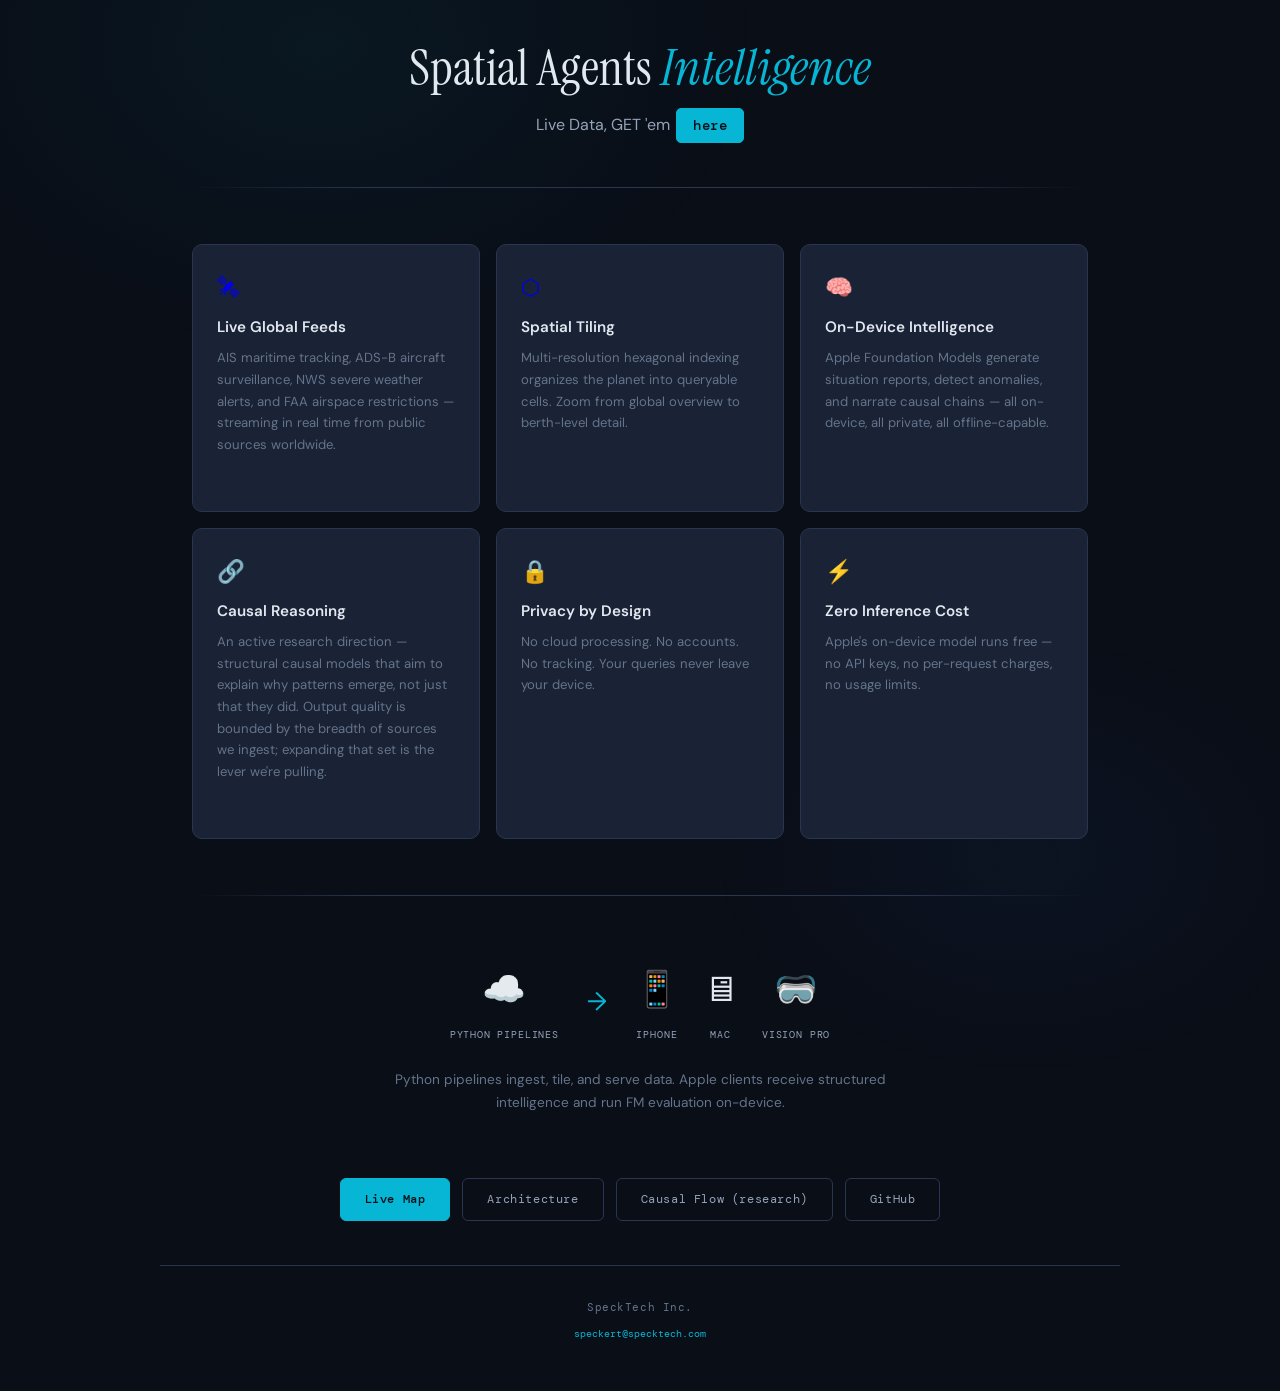
<file: docs/index.html>
<!DOCTYPE html>
<!--
  index.html
  Spatial Agents — Landing Page

  Version History:
      0.1.0  2026-03-29  Initial landing page
      0.1.1  2026-03-29  Fixed architecture link
      0.2.0  2026-03-30  Compact header, feature cards link to detail pages
      0.3.0  2026-03-30  Streamlined — ecosystem diagram, removed redundant sections
      0.4.0  2026-04-25  Added Weather (NWS) and Airspace (FAA TFRs) as
                         first-class data sources; multi-region note;
                         live causal DAG references — Claude 4.7
      0.4.1  2026-04-25  Added Causal Flow CTA pointing at the new
                         design-team-handed-off viewer — Claude 4.7
      0.4.2  2026-04-25  Removed dag.html link (legacy viewer retired);
                         Causal Flow is the only causal viewer linked
                         from the site root — Claude 4.7
      0.5.0  2026-04-26  Reframed Causal Reasoning as an active research
                         direction (depends on breadth of ingested
                         sources). Demoted Causal Flow CTA to secondary;
                         dropped "Causal Graphs" from the header subtitle
                         — Claude 4.7
-->
<html lang="en">
<head>
<meta charset="UTF-8">
<meta name="viewport" content="width=device-width, initial-scale=1.0">
<title>Spatial Agents — Real-Time Geospatial Intelligence</title>
<link href="https://fonts.googleapis.com/css2?family=DM+Mono:wght@300;400;500&family=Instrument+Serif:ital@0;1&family=DM+Sans:wght@300;400;500;600;700&display=swap" rel="stylesheet">
<style>
  :root {
    --bg-deep: #0a0e17; --bg-panel: #111827; --bg-card: #1a2235;
    --bg-card-hover: #1f2a40; --border: #2a3650; --border-accent: #3b82f6;
    --text-primary: #e2e8f0; --text-secondary: #94a3b8; --text-muted: #64748b;
    --accent-blue: #3b82f6; --accent-cyan: #06b6d4; --accent-emerald: #10b981;
    --accent-amber: #f59e0b; --accent-rose: #f43f5e; --accent-violet: #8b5cf6;
    --font-display: 'Instrument Serif', serif;
    --font-body: 'DM Sans', sans-serif;
    --font-mono: 'DM Mono', monospace;
  }
  * { margin: 0; padding: 0; box-sizing: border-box; }
  html { scroll-behavior: smooth; }
  body {
    background: var(--bg-deep); color: var(--text-primary);
    font-family: var(--font-body); line-height: 1.7; overflow-x: hidden;
  }
  body::before {
    content: ''; position: fixed; top: -30%; left: -10%;
    width: 70vw; height: 70vh;
    background: radial-gradient(ellipse, rgba(6,182,212,0.06) 0%, transparent 70%);
    pointer-events: none; z-index: 0;
  }
  body::after {
    content: ''; position: fixed; bottom: -20%; right: -5%;
    width: 50vw; height: 50vh;
    background: radial-gradient(ellipse, rgba(59,130,246,0.05) 0%, transparent 70%);
    pointer-events: none; z-index: 0;
  }

  header {
    position: relative; z-index: 1; max-width: 960px;
    margin: 0 auto; padding: 2.5rem 2rem 1.5rem; text-align: center;
  }
  h1 {
    font-family: var(--font-display); font-size: clamp(2.2rem, 5vw, 3.2rem);
    font-weight: 400; line-height: 1.1; color: var(--text-primary); margin-bottom: 0.75rem;
  }
  h1 em { font-style: italic; color: var(--accent-cyan); }
  .subtitle {
    font-size: 1rem; color: var(--text-secondary); max-width: 560px;
    margin: 0 auto; line-height: 1.7;
  }
  .here-btn {
    display: inline-block; font-family: var(--font-mono); font-size: 0.85rem;
    font-weight: 500; color: var(--bg-deep); background: var(--accent-cyan);
    border: 1px solid var(--accent-cyan); padding: 0.3rem 1rem; border-radius: 5px;
    text-decoration: none; letter-spacing: 0.04em; margin-left: 0.15rem;
    transition: all 0.2s; vertical-align: baseline;
  }
  .here-btn:hover { background: transparent; color: var(--accent-cyan); }

  section {
    position: relative; z-index: 1; max-width: 960px;
    margin: 0 auto; padding: 1.25rem 2rem;
  }
  .divider {
    height: 1px;
    background: linear-gradient(90deg, transparent, var(--border) 20%, var(--border) 80%, transparent);
  }

  /* --- Feature cards --- */
  .cards-grid {
    display: grid; grid-template-columns: repeat(auto-fit, minmax(280px, 1fr));
    gap: 1rem; margin: 1rem 0;
  }
  .card {
    background: var(--bg-card); border: 1px solid var(--border); border-radius: 10px;
    padding: 1.5rem; transition: all 0.3s; text-decoration: none; display: block; cursor: pointer;
  }
  .card:hover {
    border-color: var(--border-accent); background: var(--bg-card-hover);
    transform: translateY(-2px); box-shadow: 0 8px 32px rgba(0,0,0,0.3);
  }
  .card-icon { font-size: 1.4rem; margin-bottom: 0.5rem; }
  .card h3 {
    font-family: var(--font-body); font-size: 0.95rem; font-weight: 600;
    color: var(--text-primary); margin-bottom: 0.4rem;
  }
  .card p { font-size: 0.82rem; color: var(--text-muted); line-height: 1.65; margin: 0; }
  .card-arrow {
    font-family: var(--font-mono); font-size: 0.7rem; color: var(--accent-cyan);
    margin-top: 0.75rem; opacity: 0; transition: opacity 0.3s;
  }
  .card:hover .card-arrow { opacity: 1; }

  /* --- Ecosystem diagram --- */
  .ecosystem {
    display: flex; align-items: center; justify-content: center;
    gap: 1.5rem; margin: 1.5rem 0; flex-wrap: wrap;
  }
  .eco-node {
    text-align: center; flex-shrink: 0;
  }
  .eco-icon { font-size: 2.2rem; margin-bottom: 0.4rem; }
  .eco-label {
    font-family: var(--font-mono); font-size: 0.65rem; text-transform: uppercase;
    letter-spacing: 0.08em; color: var(--text-secondary);
  }
  .eco-arrow {
    color: var(--accent-cyan); font-size: 1.6rem; flex-shrink: 0;
    margin: 0 0.25rem;
  }
  .eco-group {
    display: flex; align-items: center; gap: 1.5rem;
  }
  .eco-description {
    text-align: center; font-size: 0.85rem; color: var(--text-muted);
    max-width: 520px; margin: 0.75rem auto 0;
  }

  /* --- CTA --- */
  .cta-row {
    display: flex; gap: 0.75rem; justify-content: center;
    flex-wrap: wrap; margin: 1.5rem 0;
  }
  .cta {
    font-family: var(--font-mono); font-size: 0.75rem; letter-spacing: 0.05em;
    text-decoration: none; padding: 0.65rem 1.5rem; border-radius: 6px; transition: all 0.2s;
  }
  .cta.primary {
    background: var(--accent-cyan); color: var(--bg-deep);
    border: 1px solid var(--accent-cyan); font-weight: 500;
  }
  .cta.primary:hover { background: transparent; color: var(--accent-cyan); }
  .cta.secondary {
    background: transparent; color: var(--text-secondary); border: 1px solid var(--border);
  }
  .cta.secondary:hover { border-color: var(--text-secondary); color: var(--text-primary); }

  footer {
    position: relative; z-index: 1; max-width: 960px; margin: 0 auto;
    padding: 2rem 2rem 3rem; border-top: 1px solid var(--border); text-align: center;
  }
  footer .company {
    font-family: var(--font-mono); font-size: 0.7rem; color: var(--text-muted);
    letter-spacing: 0.05em; margin-bottom: 0.5rem;
  }
  footer .contact { font-family: var(--font-mono); font-size: 0.65rem; color: var(--text-muted); }
  footer .contact a { color: var(--accent-cyan); text-decoration: none; }
  footer .contact a:hover { text-decoration: underline; }

  @media (max-width: 768px) {
    header { padding: 2rem 1.25rem 1rem; }
    section { padding: 1rem 1.25rem; }
    .cards-grid { grid-template-columns: 1fr; }
    .ecosystem { gap: 1rem; }
    .eco-group { gap: 1rem; }
  }

  @keyframes fadeUp {
    from { opacity: 0; transform: translateY(24px); }
    to { opacity: 1; transform: translateY(0); }
  }
  .animate { animation: fadeUp 0.7s ease-out both; }
  .d1 { animation-delay: 0.1s; }
  .d2 { animation-delay: 0.2s; }
  .d3 { animation-delay: 0.3s; }
</style>
</head>
<body>

<header>
  <h1 class="animate">Spatial Agents <em>Intelligence</em></h1>
  <p class="subtitle animate d1">
    Live Data, GET 'em <a href="map.html" class="here-btn">here</a>
  </p>
</header>

<section><div class="divider"></div></section>

<!-- === FEATURES === -->
<section>
  <div class="cards-grid animate d2">
    <a href="live-feeds.html" class="card">
      <div class="card-icon">&#x1F6F0;</div>
      <h3>Live Global Feeds</h3>
      <p>AIS maritime tracking, ADS-B aircraft surveillance, NWS severe
         weather alerts, and FAA airspace restrictions — streaming in real
         time from public sources worldwide.</p>
      <div class="card-arrow">Learn more &#8594;</div>
    </a>
    <a href="spatial-tiling.html" class="card">
      <div class="card-icon">&#x2B21;</div>
      <h3>Spatial Tiling</h3>
      <p>Multi-resolution hexagonal indexing organizes the planet into
         queryable cells. Zoom from global overview to berth-level detail.</p>
      <div class="card-arrow">Learn more &#8594;</div>
    </a>
    <a href="on-device-intelligence.html" class="card">
      <div class="card-icon">&#x1F9E0;</div>
      <h3>On-Device Intelligence</h3>
      <p>Apple Foundation Models generate situation reports, detect anomalies,
         and narrate causal chains — all on-device, all private, all offline-capable.</p>
      <div class="card-arrow">Learn more &#8594;</div>
    </a>
    <a href="causal-reasoning.html" class="card">
      <div class="card-icon">&#x1F517;</div>
      <h3>Causal Reasoning</h3>
      <p>An active research direction — structural causal models that
         aim to explain why patterns emerge, not just that they did.
         Output quality is bounded by the breadth of sources we ingest;
         expanding that set is the lever we're pulling.</p>
      <div class="card-arrow">Learn more &#8594;</div>
    </a>
    <a href="privacy.html" class="card">
      <div class="card-icon">&#x1F512;</div>
      <h3>Privacy by Design</h3>
      <p>No cloud processing. No accounts. No tracking. Your queries never
         leave your device.</p>
      <div class="card-arrow">Learn more &#8594;</div>
    </a>
    <a href="zero-cost.html" class="card">
      <div class="card-icon">&#x26A1;</div>
      <h3>Zero Inference Cost</h3>
      <p>Apple's on-device model runs free — no API keys, no per-request
         charges, no usage limits.</p>
      <div class="card-arrow">Learn more &#8594;</div>
    </a>
  </div>
</section>

<section><div class="divider"></div></section>

<!-- === ECOSYSTEM === -->
<section>
  <div class="ecosystem animate d3">
    <div class="eco-node">
      <div class="eco-icon">&#x2601;&#xFE0F;</div>
      <div class="eco-label">Python Pipelines</div>
    </div>
    <div class="eco-arrow">&#8594;</div>
    <div class="eco-group">
      <div class="eco-node">
        <div class="eco-icon">&#x1F4F1;</div>
        <div class="eco-label">iPhone</div>
      </div>
      <div class="eco-node">
        <div class="eco-icon">&#x1F5A5;</div>
        <div class="eco-label">Mac</div>
      </div>
      <div class="eco-node">
        <div class="eco-icon">&#x1F97D;</div>
        <div class="eco-label">Vision Pro</div>
      </div>
    </div>
  </div>
  <p class="eco-description">
    Python pipelines ingest, tile, and serve data. Apple clients receive
    structured intelligence and run FM evaluation on-device.
  </p>
</section>

<!-- === LINKS === -->
<section style="text-align: center;">
  <div class="cta-row">
    <a href="map.html" class="cta primary">Live Map</a>
    <a href="architecture.html" class="cta secondary">Architecture</a>
    <a href="causal-flow.html" class="cta secondary">Causal Flow (research)</a>
    <a href="https://github.com/speckert/spatial-agents" class="cta secondary">GitHub</a>
  </div>
</section>

<footer>
  <div class="company">SpeckTech Inc.</div>
  <div class="contact">
    <a href="mailto:speckert@specktech.com">speckert@specktech.com</a>
  </div>
</footer>

</body>
</html>
</file>
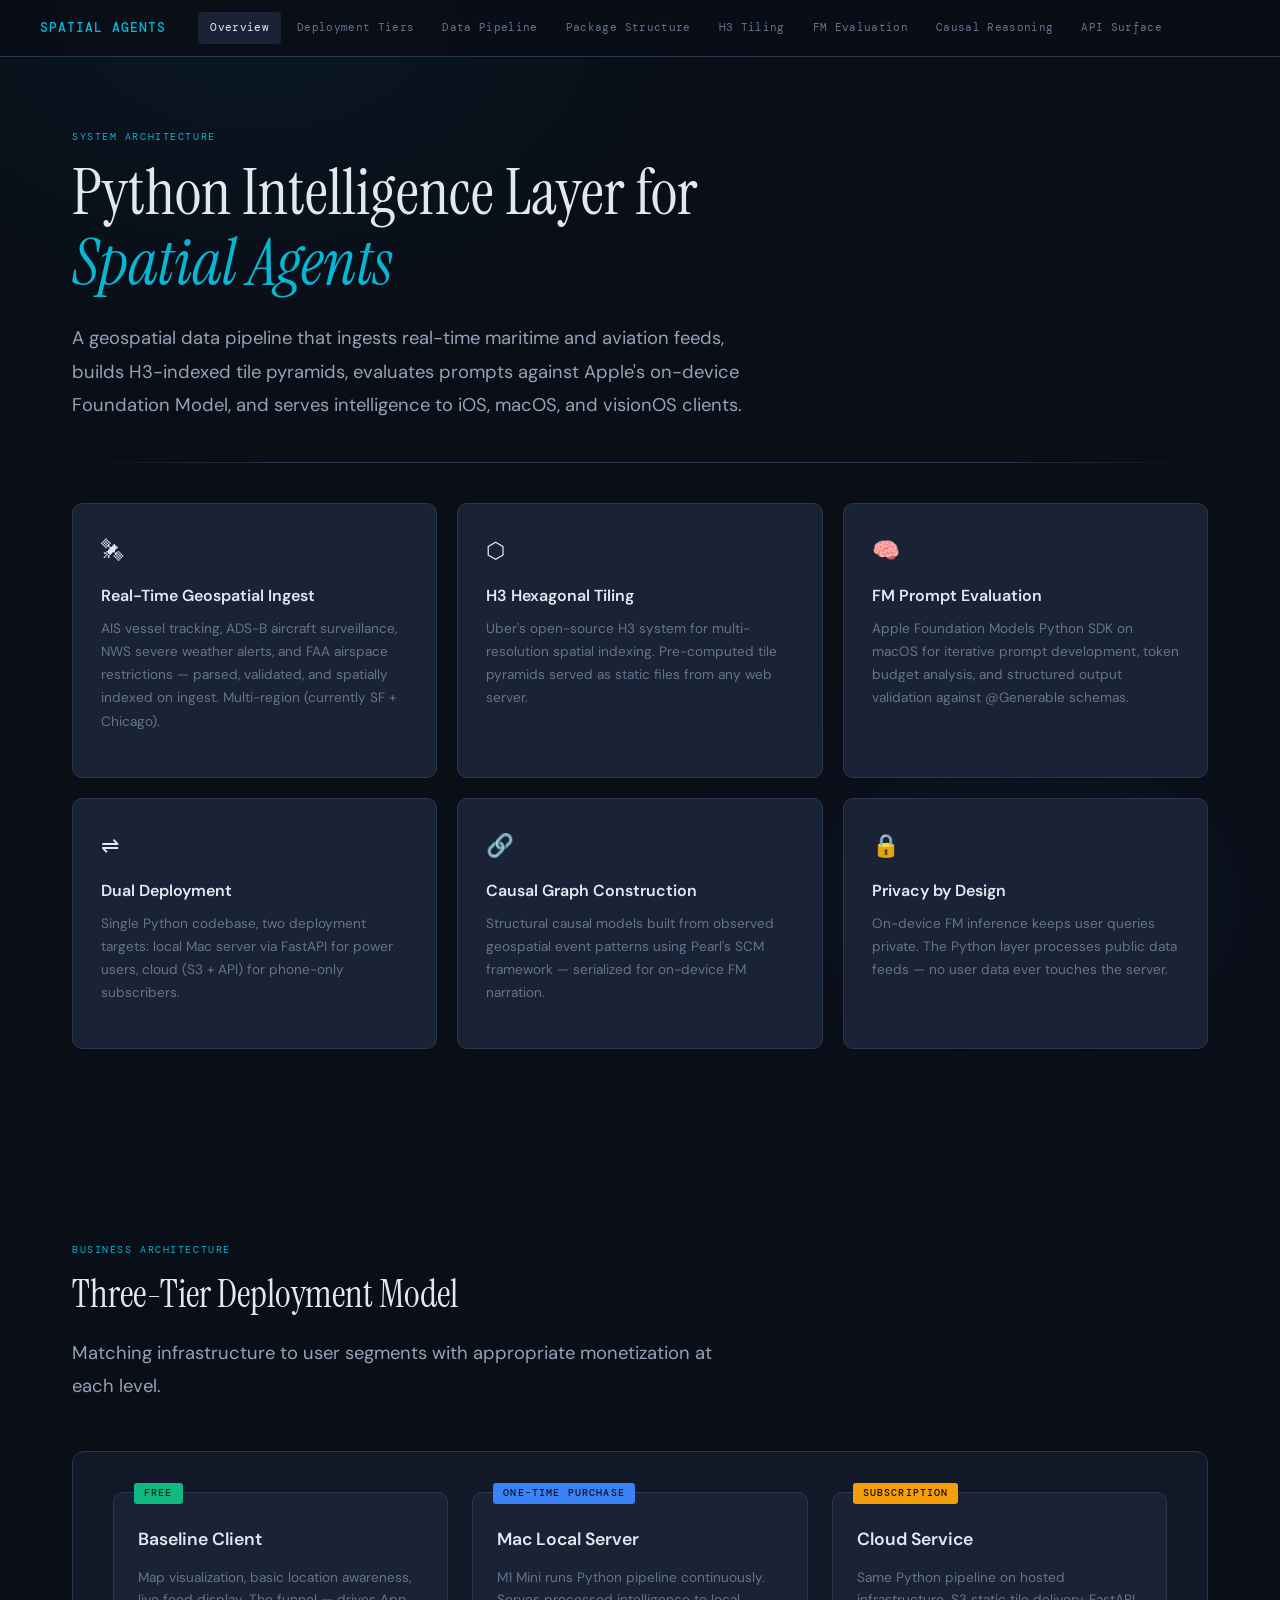
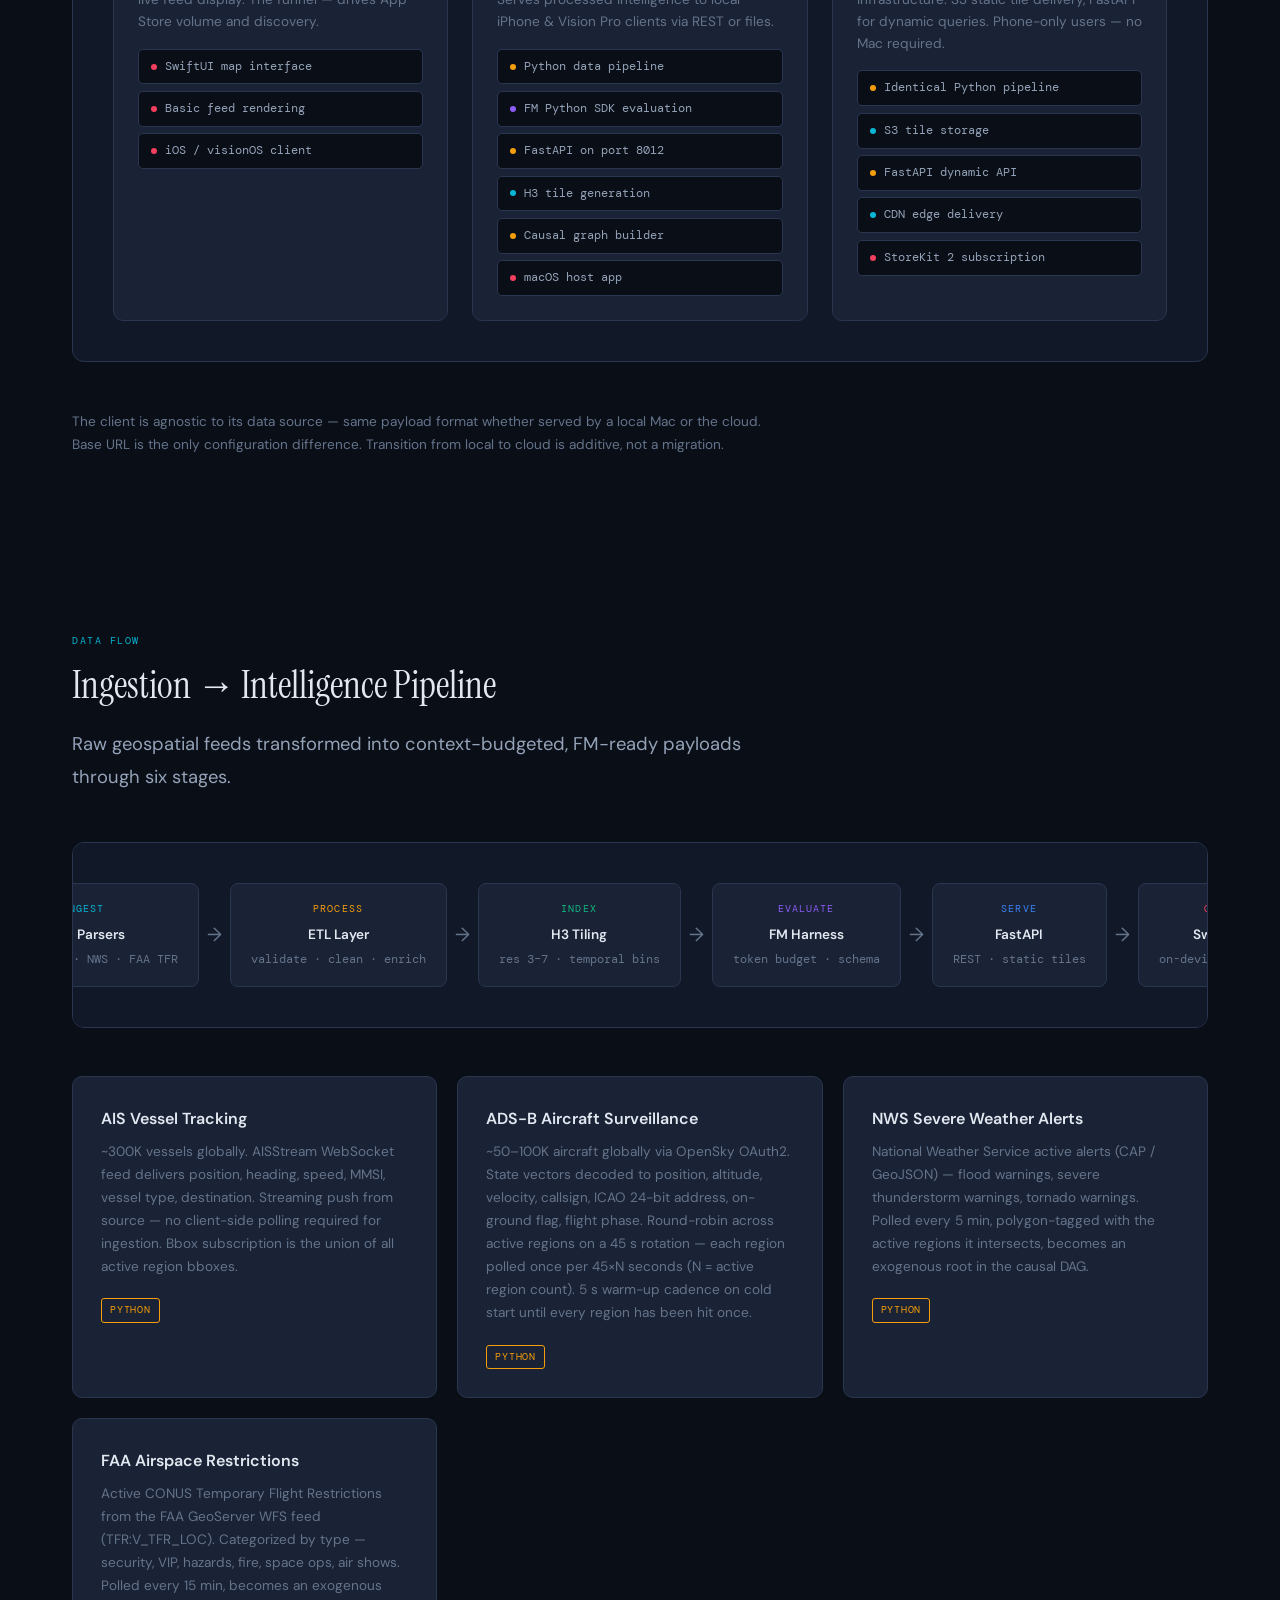
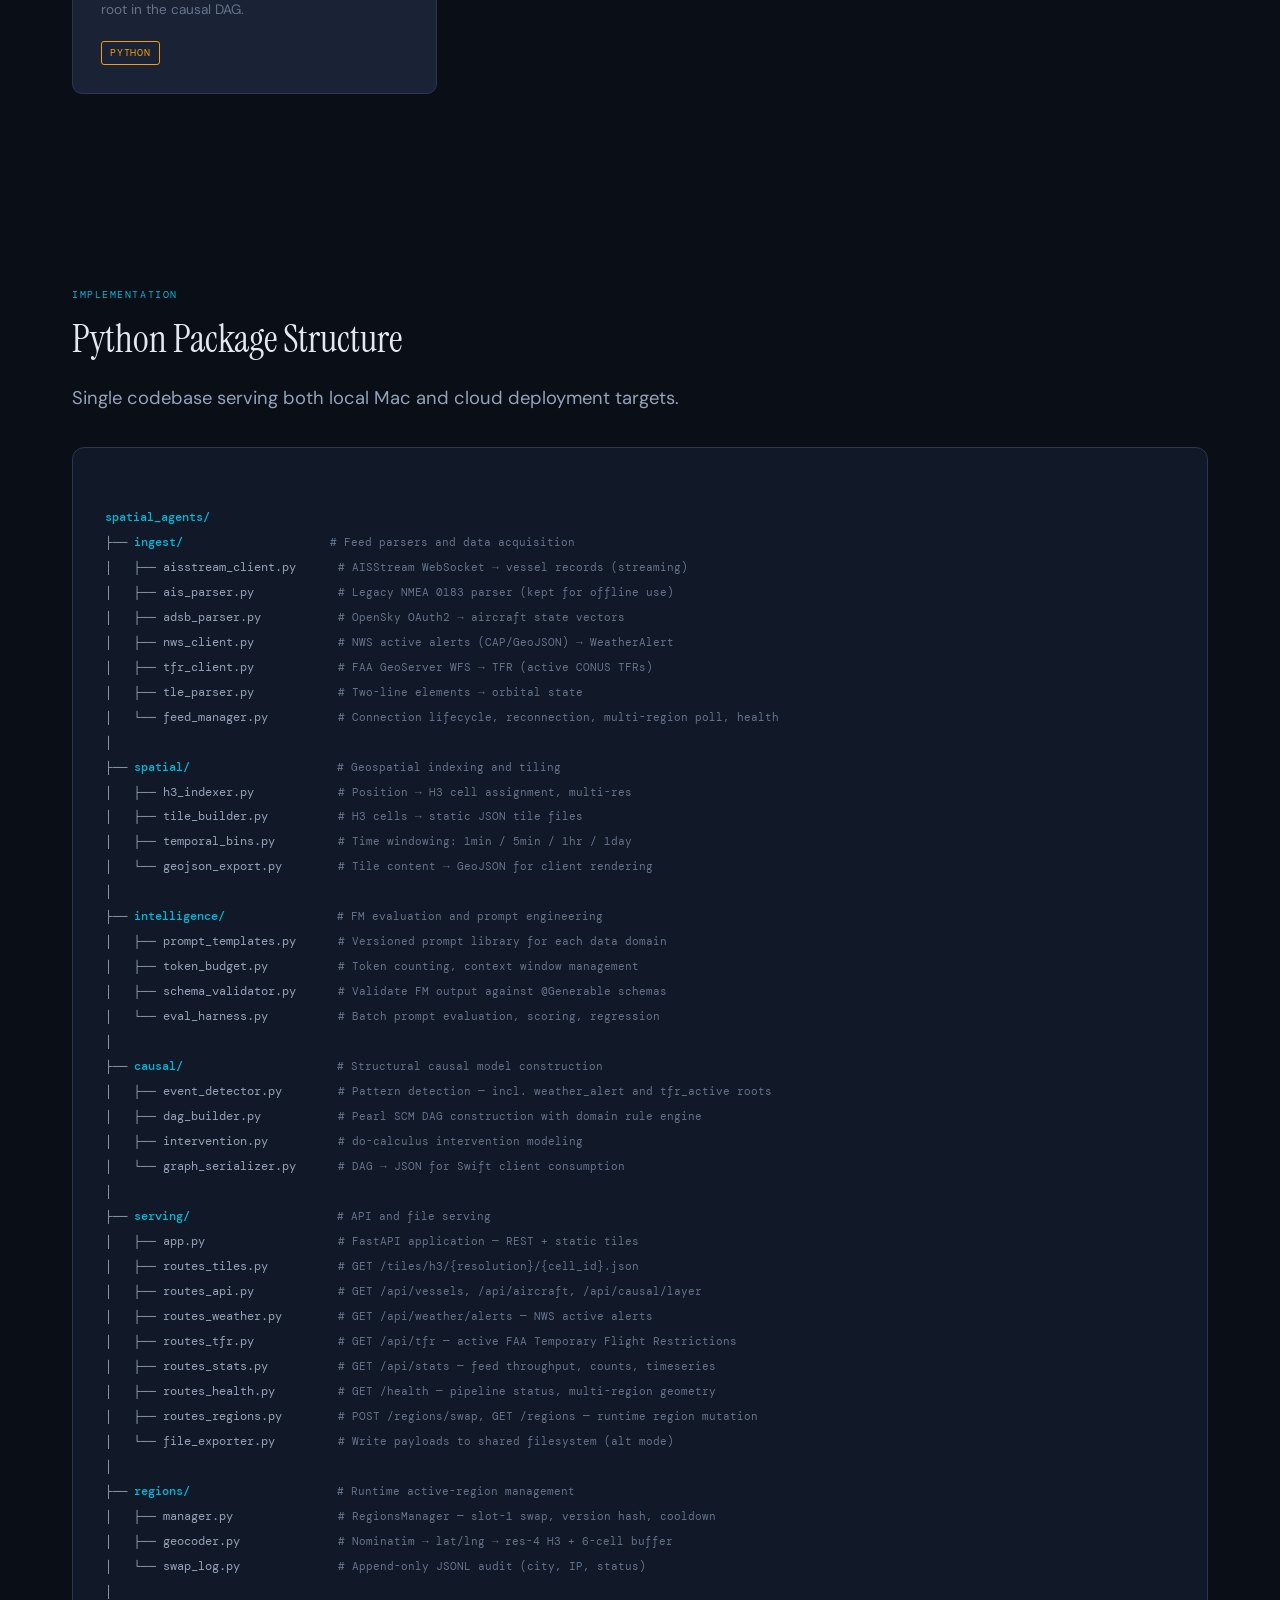
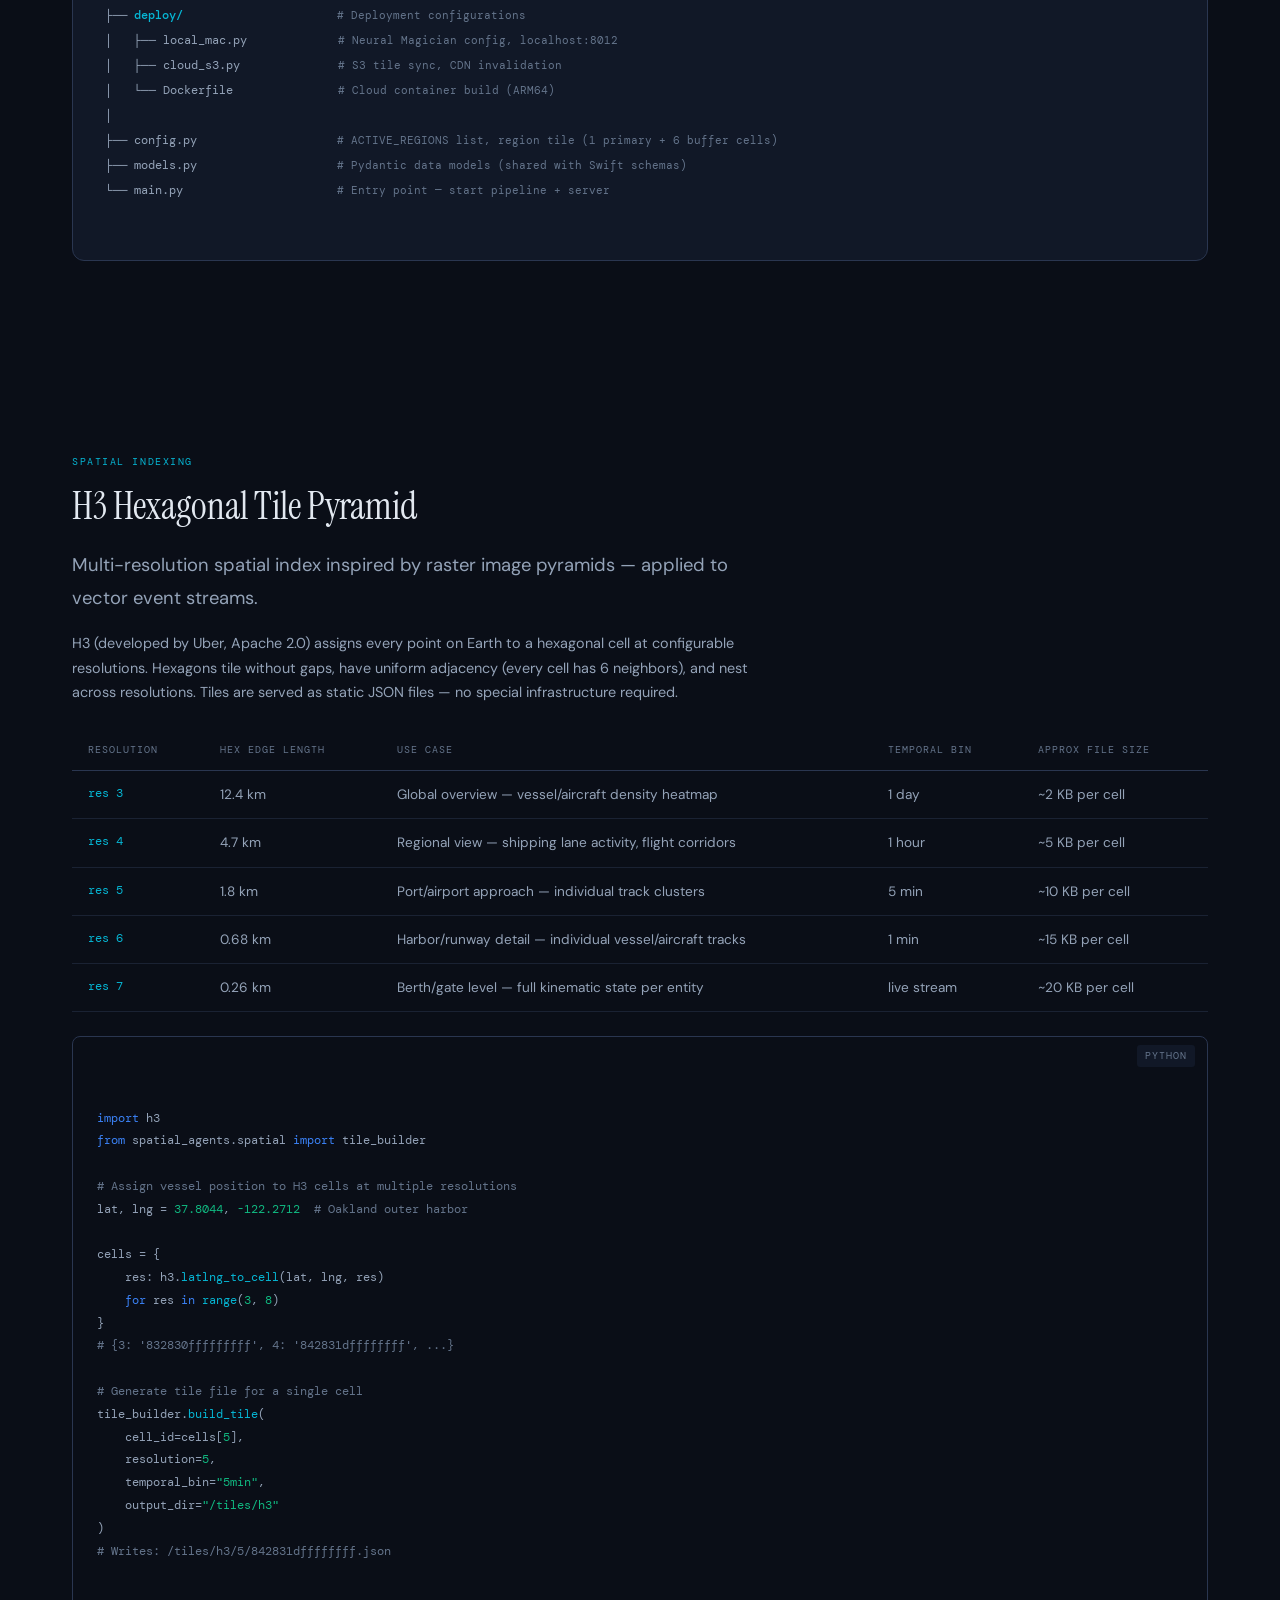
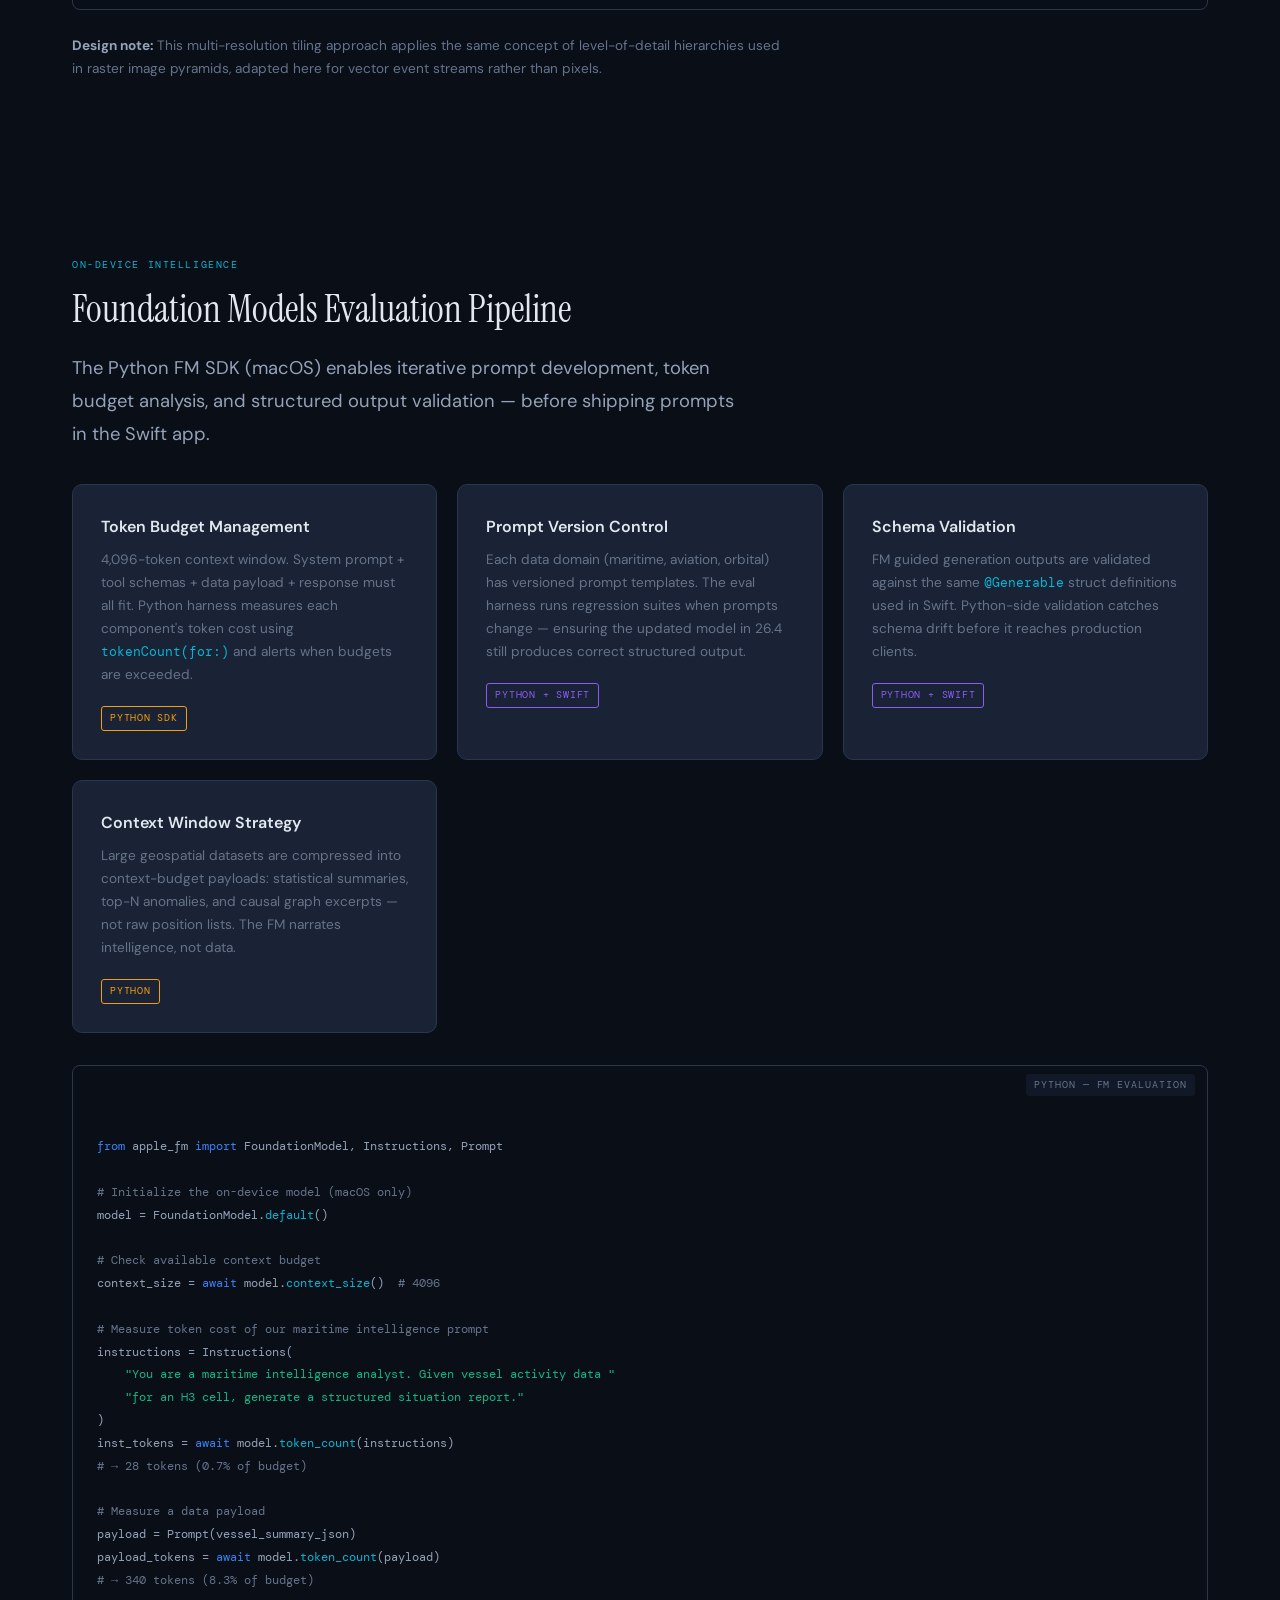
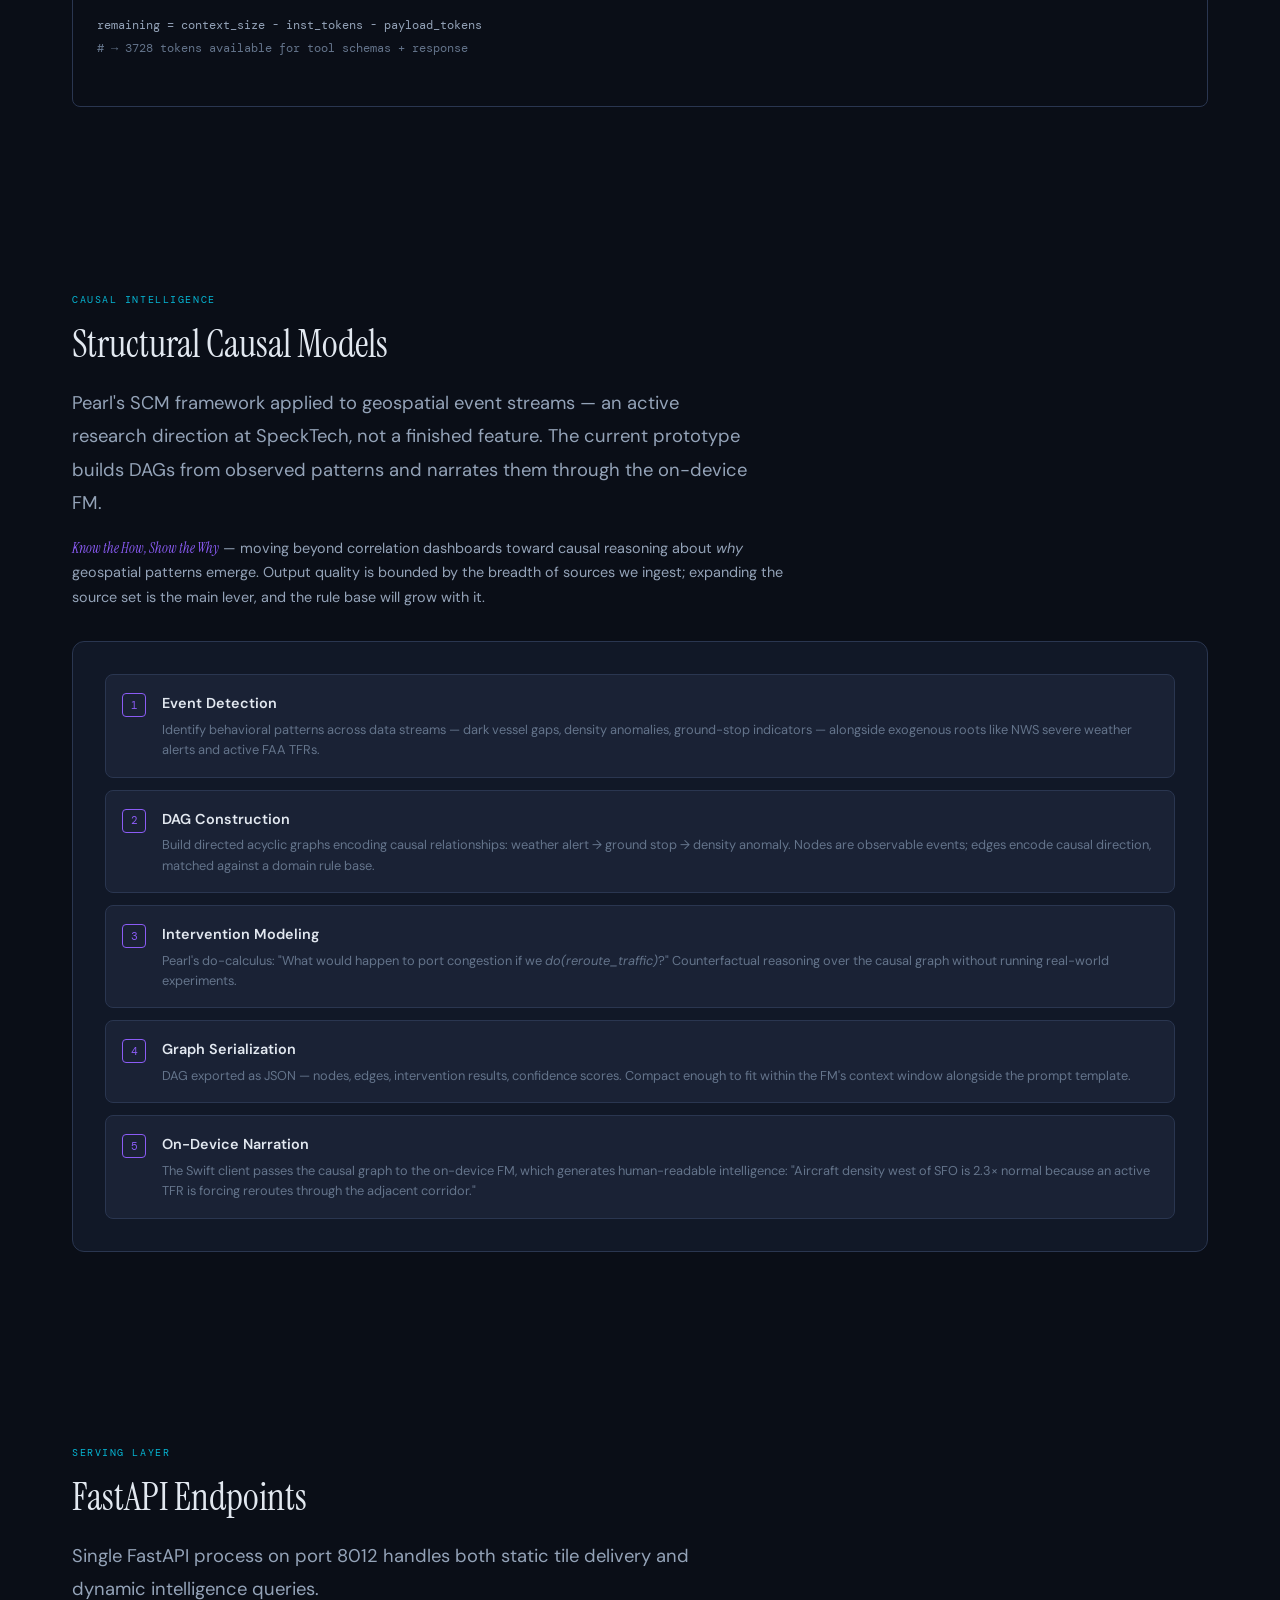
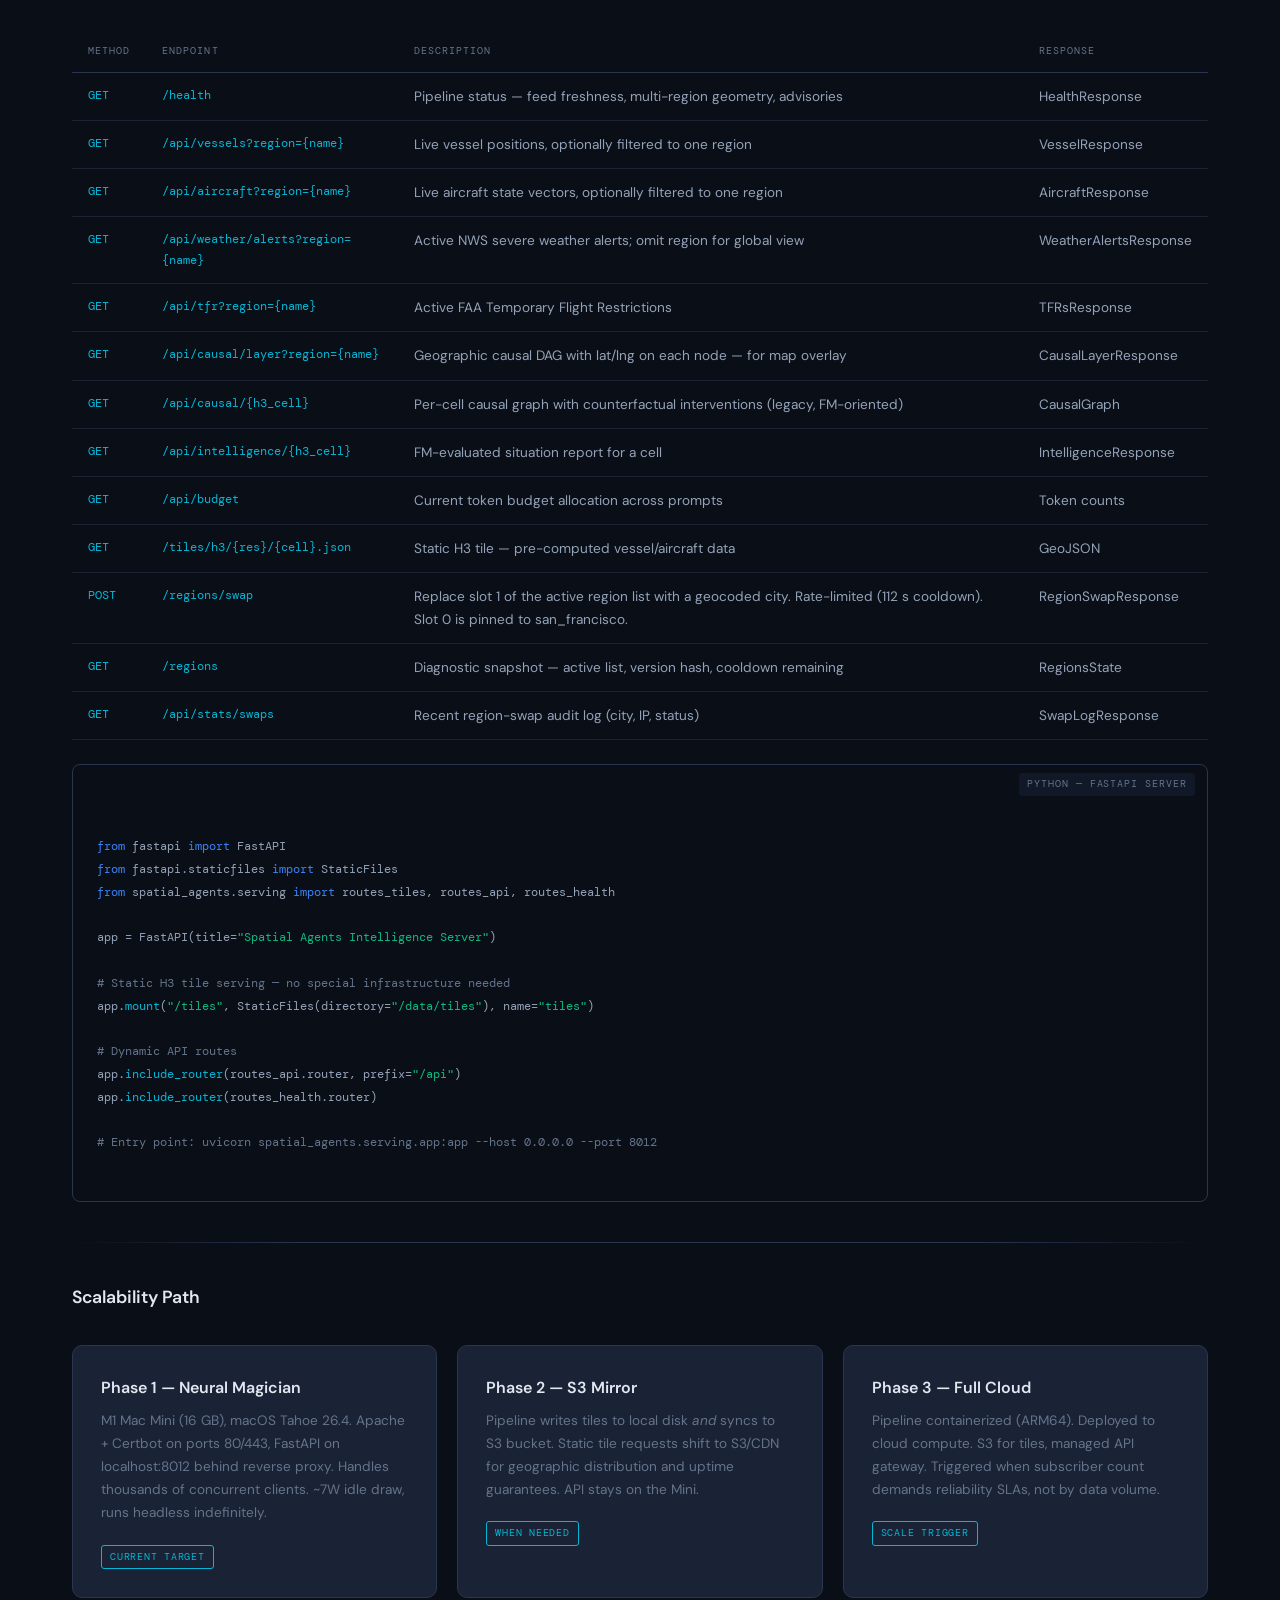
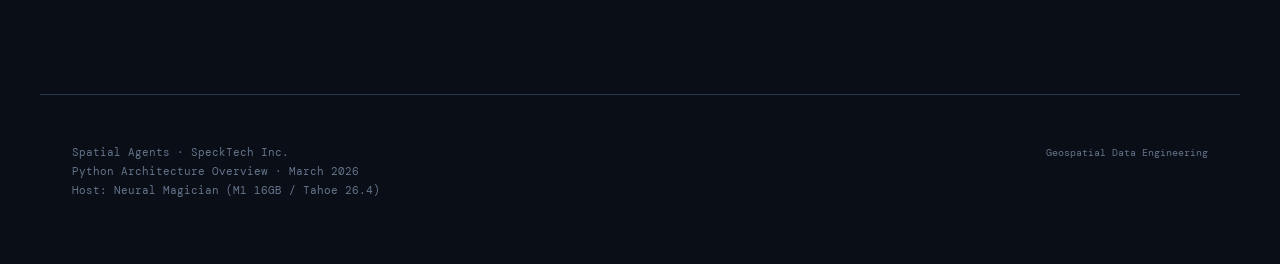
<file: docs/architecture.html>
<!DOCTYPE html>
<!--
  spatial-agents-arch.html
  Spatial Agents — Python Architecture Overview

  Interactive single-page architecture document for interview presentation.
  Covers system overview, three-tier deployment model, data pipeline flow,
  Python package structure, H3 hexagonal tiling scheme, Foundation Models
  evaluation pipeline, Pearl SCM causal reasoning chain, and FastAPI
  endpoint surface with scalability path.

  Version History:
      0.1.0  2026-03-28  Initial architecture document — 8 navigable sections,
                         responsive design, scroll-based nav highlighting
      0.1.1  2026-03-28  Updated for Neural Magician host, fixed package tree
                         and code block rendering (added white-space: pre)
      0.1.2  2026-03-28  Updated to SpeckTech Inc., removed external company
                         references and NITF lineage note
      0.2.0  2026-04-25  Added NWS Weather and FAA Airspace as live data
                         sources, multi-region coverage (SF + Chicago),
                         updated package tree with aisstream_client,
                         nws_client, tfr_client, routes_weather,
                         routes_tfr, routes_stats — Claude 4.7
      0.3.0  2026-04-26  Reframed Structural Causal Models as an active
                         research direction (output bounded by ingested
                         sources). Replaced vessel_loitering examples
                         in the causal section with TFR/density/
                         ground-stop equivalents. Added regions/ package
                         + routes_regions.py to the tree. New API rows
                         for POST /regions/swap, GET /regions, GET
                         /api/stats/swaps. ADS-B description corrected
                         to 45 s round-robin × N regions — Claude 4.7
-->
<html lang="en">
<head>
<meta charset="UTF-8">
<meta name="viewport" content="width=device-width, initial-scale=1.0">
<title>Spatial Agents — Python Architecture</title>
<link href="https://fonts.googleapis.com/css2?family=DM+Mono:wght@300;400;500&family=Instrument+Serif:ital@0;1&family=DM+Sans:wght@300;400;500;600;700&display=swap" rel="stylesheet">
<style>
  :root {
    --bg-deep: #0a0e17;
    --bg-panel: #111827;
    --bg-card: #1a2235;
    --bg-card-hover: #1f2a40;
    --border: #2a3650;
    --border-accent: #3b82f6;
    --text-primary: #e2e8f0;
    --text-secondary: #94a3b8;
    --text-muted: #64748b;
    --accent-blue: #3b82f6;
    --accent-cyan: #06b6d4;
    --accent-emerald: #10b981;
    --accent-amber: #f59e0b;
    --accent-rose: #f43f5e;
    --accent-violet: #8b5cf6;
    --glow-blue: rgba(59, 130, 246, 0.15);
    --glow-cyan: rgba(6, 182, 212, 0.12);
    --font-display: 'Instrument Serif', serif;
    --font-body: 'DM Sans', sans-serif;
    --font-mono: 'DM Mono', monospace;
  }

  * { margin: 0; padding: 0; box-sizing: border-box; }

  html { scroll-behavior: smooth; }

  body {
    background: var(--bg-deep);
    color: var(--text-primary);
    font-family: var(--font-body);
    line-height: 1.7;
    overflow-x: hidden;
  }

  /* --- Ambient Background --- */
  body::before {
    content: '';
    position: fixed;
    top: -40%; left: -20%;
    width: 80vw; height: 80vh;
    background: radial-gradient(ellipse, rgba(6, 182, 212, 0.06) 0%, transparent 70%);
    pointer-events: none;
    z-index: 0;
  }
  body::after {
    content: '';
    position: fixed;
    bottom: -30%; right: -10%;
    width: 60vw; height: 60vh;
    background: radial-gradient(ellipse, rgba(59, 130, 246, 0.05) 0%, transparent 70%);
    pointer-events: none;
    z-index: 0;
  }

  /* --- Navigation --- */
  nav {
    position: fixed;
    top: 0; left: 0; right: 0;
    z-index: 100;
    background: rgba(10, 14, 23, 0.85);
    backdrop-filter: blur(20px);
    border-bottom: 1px solid var(--border);
    padding: 0 2rem;
  }
  nav .nav-inner {
    max-width: 1200px;
    margin: 0 auto;
    display: flex;
    align-items: center;
    gap: 2rem;
    height: 56px;
  }
  nav .logo {
    font-family: var(--font-mono);
    font-size: 0.8rem;
    font-weight: 500;
    color: var(--accent-cyan);
    letter-spacing: 0.08em;
    white-space: nowrap;
    text-transform: uppercase;
  }
  nav .nav-links {
    display: flex;
    gap: 0.25rem;
    overflow-x: auto;
    -webkit-overflow-scrolling: touch;
    scrollbar-width: none;
  }
  nav .nav-links::-webkit-scrollbar { display: none; }
  nav .nav-links a {
    font-family: var(--font-mono);
    font-size: 0.7rem;
    color: var(--text-muted);
    text-decoration: none;
    padding: 0.4rem 0.75rem;
    border-radius: 4px;
    white-space: nowrap;
    transition: all 0.2s;
    letter-spacing: 0.03em;
  }
  nav .nav-links a:hover, nav .nav-links a.active {
    color: var(--text-primary);
    background: var(--bg-card);
  }

  /* --- Sections --- */
  section {
    position: relative;
    z-index: 1;
    max-width: 1200px;
    margin: 0 auto;
    padding: 6rem 2rem 4rem;
  }
  section:first-of-type { padding-top: 8rem; }

  .section-label {
    font-family: var(--font-mono);
    font-size: 0.65rem;
    text-transform: uppercase;
    letter-spacing: 0.15em;
    color: var(--accent-cyan);
    margin-bottom: 0.75rem;
  }

  h1 {
    font-family: var(--font-display);
    font-size: clamp(2.5rem, 5vw, 4rem);
    font-weight: 400;
    line-height: 1.1;
    color: var(--text-primary);
    margin-bottom: 1.5rem;
  }
  h1 em {
    font-style: italic;
    color: var(--accent-cyan);
  }

  h2 {
    font-family: var(--font-display);
    font-size: clamp(1.8rem, 3vw, 2.4rem);
    font-weight: 400;
    line-height: 1.2;
    color: var(--text-primary);
    margin-bottom: 1.25rem;
  }

  h3 {
    font-family: var(--font-body);
    font-size: 1.1rem;
    font-weight: 600;
    color: var(--text-primary);
    margin-bottom: 0.5rem;
  }

  .subtitle {
    font-size: 1.15rem;
    color: var(--text-secondary);
    max-width: 680px;
    line-height: 1.8;
  }

  p { color: var(--text-secondary); margin-bottom: 1rem; }

  /* --- Dividers --- */
  .divider {
    height: 1px;
    background: linear-gradient(90deg, transparent, var(--border) 20%, var(--border) 80%, transparent);
    margin: 1rem 0;
  }

  /* --- Architecture Diagram --- */
  .arch-diagram {
    margin: 3rem 0;
    padding: 2.5rem;
    background: var(--bg-panel);
    border: 1px solid var(--border);
    border-radius: 12px;
    overflow-x: auto;
  }

  .arch-tiers {
    display: grid;
    grid-template-columns: 1fr 1fr 1fr;
    gap: 1.5rem;
    min-width: 800px;
  }

  .tier {
    border: 1px solid var(--border);
    border-radius: 10px;
    padding: 1.5rem;
    background: var(--bg-card);
    position: relative;
    transition: border-color 0.3s;
  }
  .tier:hover { border-color: var(--border-accent); }

  .tier-badge {
    position: absolute;
    top: -10px;
    left: 1.25rem;
    font-family: var(--font-mono);
    font-size: 0.6rem;
    text-transform: uppercase;
    letter-spacing: 0.12em;
    padding: 2px 10px;
    border-radius: 3px;
    font-weight: 500;
  }
  .tier-badge.free { background: var(--accent-emerald); color: #052e16; }
  .tier-badge.purchase { background: var(--accent-blue); color: #0a1628; }
  .tier-badge.subscription { background: var(--accent-amber); color: #1a0f00; }

  .tier h3 {
    margin-top: 0.5rem;
    margin-bottom: 0.75rem;
  }

  .tier-desc {
    font-size: 0.85rem;
    color: var(--text-muted);
    margin-bottom: 1rem;
    line-height: 1.6;
  }

  .tier-stack {
    display: flex;
    flex-direction: column;
    gap: 0.4rem;
  }

  .stack-item {
    font-family: var(--font-mono);
    font-size: 0.72rem;
    padding: 0.45rem 0.75rem;
    background: var(--bg-deep);
    border: 1px solid var(--border);
    border-radius: 5px;
    color: var(--text-secondary);
    display: flex;
    align-items: center;
    gap: 0.5rem;
  }
  .stack-item .dot {
    width: 6px; height: 6px;
    border-radius: 50%;
    flex-shrink: 0;
  }
  .dot.python { background: var(--accent-amber); }
  .dot.swift { background: var(--accent-rose); }
  .dot.infra { background: var(--accent-cyan); }
  .dot.fm { background: var(--accent-violet); }

  /* --- Flow Diagram --- */
  .flow-container {
    margin: 3rem 0;
    padding: 2.5rem;
    background: var(--bg-panel);
    border: 1px solid var(--border);
    border-radius: 12px;
    overflow-x: auto;
  }

  .flow-row {
    display: flex;
    align-items: center;
    gap: 0;
    min-width: 900px;
    justify-content: center;
  }

  .flow-node {
    padding: 1rem 1.25rem;
    border-radius: 8px;
    border: 1px solid var(--border);
    background: var(--bg-card);
    text-align: center;
    min-width: 140px;
    transition: all 0.3s;
    flex-shrink: 0;
  }
  .flow-node:hover {
    border-color: var(--border-accent);
    transform: translateY(-2px);
    box-shadow: 0 8px 24px rgba(0,0,0,0.3);
  }
  .flow-node .node-label {
    font-family: var(--font-mono);
    font-size: 0.65rem;
    text-transform: uppercase;
    letter-spacing: 0.1em;
    margin-bottom: 0.3rem;
  }
  .flow-node .node-title {
    font-weight: 600;
    font-size: 0.85rem;
    color: var(--text-primary);
  }
  .flow-node .node-detail {
    font-size: 0.72rem;
    color: var(--text-muted);
    margin-top: 0.25rem;
    font-family: var(--font-mono);
  }
  .flow-node.ingest .node-label { color: var(--accent-cyan); }
  .flow-node.process .node-label { color: var(--accent-amber); }
  .flow-node.index .node-label { color: var(--accent-emerald); }
  .flow-node.eval .node-label { color: var(--accent-violet); }
  .flow-node.serve .node-label { color: var(--accent-blue); }
  .flow-node.client .node-label { color: var(--accent-rose); }

  .flow-arrow {
    font-size: 1.2rem;
    color: var(--text-muted);
    padding: 0 0.5rem;
    flex-shrink: 0;
    user-select: none;
  }

  /* --- Package Tree --- */
  .package-tree {
    margin: 2rem 0;
    padding: 2rem;
    background: var(--bg-panel);
    border: 1px solid var(--border);
    border-radius: 12px;
    font-family: var(--font-mono);
    font-size: 0.78rem;
    line-height: 2;
    color: var(--text-secondary);
    overflow-x: auto;
    white-space: pre;
  }
  .package-tree .dir {
    color: var(--accent-cyan);
    font-weight: 500;
  }
  .package-tree .file {
    color: var(--text-secondary);
  }
  .package-tree .comment {
    color: var(--text-muted);
    font-size: 0.7rem;
  }

  /* --- Cards Grid --- */
  .cards-grid {
    display: grid;
    grid-template-columns: repeat(auto-fit, minmax(320px, 1fr));
    gap: 1.25rem;
    margin: 2rem 0;
  }

  .card {
    background: var(--bg-card);
    border: 1px solid var(--border);
    border-radius: 10px;
    padding: 1.75rem;
    transition: all 0.3s;
  }
  .card:hover {
    border-color: var(--border-accent);
    background: var(--bg-card-hover);
    transform: translateY(-2px);
    box-shadow: 0 8px 32px rgba(0,0,0,0.3);
  }
  .card-icon {
    font-size: 1.4rem;
    margin-bottom: 0.75rem;
  }
  .card h3 { font-size: 1rem; }
  .card p {
    font-size: 0.85rem;
    color: var(--text-muted);
    line-height: 1.7;
  }

  /* --- Code Block --- */
  .code-block {
    background: var(--bg-deep);
    border: 1px solid var(--border);
    border-radius: 8px;
    padding: 1.5rem;
    margin: 1.5rem 0;
    font-family: var(--font-mono);
    font-size: 0.75rem;
    line-height: 1.9;
    color: var(--text-secondary);
    overflow-x: auto;
    position: relative;
    white-space: pre;
  }
  .code-block .code-label {
    position: absolute;
    top: 0.5rem; right: 0.75rem;
    font-size: 0.6rem;
    text-transform: uppercase;
    letter-spacing: 0.1em;
    color: var(--text-muted);
    background: var(--bg-panel);
    padding: 2px 8px;
    border-radius: 3px;
  }
  .code-block .kw { color: var(--accent-blue); }
  .code-block .fn { color: var(--accent-cyan); }
  .code-block .str { color: var(--accent-emerald); }
  .code-block .cm { color: var(--text-muted); }
  .code-block .dec { color: var(--accent-amber); }
  .code-block .typ { color: var(--accent-violet); }

  /* --- Spec Table --- */
  .spec-table {
    width: 100%;
    border-collapse: collapse;
    margin: 1.5rem 0;
    font-size: 0.85rem;
  }
  .spec-table th {
    font-family: var(--font-mono);
    font-size: 0.65rem;
    text-transform: uppercase;
    letter-spacing: 0.1em;
    color: var(--text-muted);
    text-align: left;
    padding: 0.75rem 1rem;
    border-bottom: 1px solid var(--border);
    font-weight: 400;
  }
  .spec-table td {
    padding: 0.75rem 1rem;
    border-bottom: 1px solid rgba(42, 54, 80, 0.5);
    color: var(--text-secondary);
    vertical-align: top;
  }
  .spec-table tr:hover td { background: rgba(26, 34, 53, 0.5); }
  .spec-table .mono {
    font-family: var(--font-mono);
    font-size: 0.78rem;
    color: var(--accent-cyan);
  }

  /* --- Tag --- */
  .tag {
    display: inline-block;
    font-family: var(--font-mono);
    font-size: 0.6rem;
    text-transform: uppercase;
    letter-spacing: 0.08em;
    padding: 3px 8px;
    border-radius: 3px;
    border: 1px solid;
  }
  .tag.python { border-color: var(--accent-amber); color: var(--accent-amber); }
  .tag.swift { border-color: var(--accent-rose); color: var(--accent-rose); }
  .tag.both { border-color: var(--accent-violet); color: var(--accent-violet); }
  .tag.infra { border-color: var(--accent-cyan); color: var(--accent-cyan); }

  /* --- Causal Section --- */
  .causal-flow {
    display: flex;
    flex-direction: column;
    gap: 0.75rem;
    margin: 2rem 0;
    padding: 2rem;
    background: var(--bg-panel);
    border: 1px solid var(--border);
    border-radius: 12px;
  }
  .causal-step {
    display: flex;
    align-items: flex-start;
    gap: 1rem;
    padding: 1rem;
    border-radius: 8px;
    background: var(--bg-card);
    border: 1px solid var(--border);
  }
  .causal-step-num {
    font-family: var(--font-mono);
    font-size: 0.7rem;
    color: var(--accent-violet);
    min-width: 24px;
    height: 24px;
    display: flex;
    align-items: center;
    justify-content: center;
    border: 1px solid var(--accent-violet);
    border-radius: 4px;
    flex-shrink: 0;
    margin-top: 2px;
  }
  .causal-step-content h4 {
    font-size: 0.9rem;
    font-weight: 600;
    color: var(--text-primary);
    margin-bottom: 0.25rem;
  }
  .causal-step-content p {
    font-size: 0.8rem;
    color: var(--text-muted);
    margin: 0;
    line-height: 1.6;
  }

  /* --- Footer --- */
  footer {
    position: relative;
    z-index: 1;
    max-width: 1200px;
    margin: 0 auto;
    padding: 3rem 2rem 4rem;
    border-top: 1px solid var(--border);
    display: flex;
    justify-content: space-between;
    align-items: baseline;
  }
  footer .left {
    font-family: var(--font-mono);
    font-size: 0.7rem;
    color: var(--text-muted);
  }
  footer .right {
    font-family: var(--font-mono);
    font-size: 0.65rem;
    color: var(--text-muted);
    text-align: right;
    line-height: 1.8;
  }

  /* --- Responsive --- */
  @media (max-width: 768px) {
    .arch-tiers { grid-template-columns: 1fr; min-width: unset; }
    .flow-row { flex-direction: column; min-width: unset; }
    .flow-arrow { transform: rotate(90deg); padding: 0.25rem 0; }
    .cards-grid { grid-template-columns: 1fr; }
    nav .nav-inner { gap: 1rem; }
    section { padding: 4rem 1.25rem 3rem; }
  }

  /* --- Animations --- */
  @keyframes fadeUp {
    from { opacity: 0; transform: translateY(20px); }
    to { opacity: 1; transform: translateY(0); }
  }
  .animate-in {
    animation: fadeUp 0.6s ease-out both;
  }
  .delay-1 { animation-delay: 0.1s; }
  .delay-2 { animation-delay: 0.2s; }
  .delay-3 { animation-delay: 0.3s; }
  .delay-4 { animation-delay: 0.4s; }
</style>
</head>
<body>

<!-- Navigation -->
<nav>
  <div class="nav-inner">
    <div class="logo">Spatial Agents</div>
    <div class="nav-links">
      <a href="#overview" class="active">Overview</a>
      <a href="#tiers">Deployment Tiers</a>
      <a href="#pipeline">Data Pipeline</a>
      <a href="#package">Package Structure</a>
      <a href="#tiling">H3 Tiling</a>
      <a href="#fm-eval">FM Evaluation</a>
      <a href="#causal">Causal Reasoning</a>
      <a href="#api">API Surface</a>
    </div>
  </div>
</nav>

<!-- === OVERVIEW === -->
<section id="overview">
  <div class="section-label animate-in">System Architecture</div>
  <h1 class="animate-in delay-1">Python Intelligence Layer for<br><em>Spatial Agents</em></h1>
  <p class="subtitle animate-in delay-2">
    A geospatial data pipeline that ingests real-time maritime and aviation feeds,
    builds H3-indexed tile pyramids, evaluates prompts against Apple's on-device Foundation Model,
    and serves intelligence to iOS, macOS, and visionOS clients.
  </p>

  <div class="divider" style="margin: 2.5rem 0;"></div>

  <div class="cards-grid animate-in delay-3">
    <div class="card">
      <div class="card-icon">🛰</div>
      <h3>Real-Time Geospatial Ingest</h3>
      <p>AIS vessel tracking, ADS-B aircraft surveillance, NWS severe weather alerts, and FAA airspace restrictions — parsed, validated, and spatially indexed on ingest. Multi-region (currently SF + Chicago).</p>
    </div>
    <div class="card">
      <div class="card-icon">⬡</div>
      <h3>H3 Hexagonal Tiling</h3>
      <p>Uber's open-source H3 system for multi-resolution spatial indexing. Pre-computed tile pyramids served as static files from any web server.</p>
    </div>
    <div class="card">
      <div class="card-icon">🧠</div>
      <h3>FM Prompt Evaluation</h3>
      <p>Apple Foundation Models Python SDK on macOS for iterative prompt development, token budget analysis, and structured output validation against @Generable schemas.</p>
    </div>
    <div class="card">
      <div class="card-icon">⇌</div>
      <h3>Dual Deployment</h3>
      <p>Single Python codebase, two deployment targets: local Mac server via FastAPI for power users, cloud (S3 + API) for phone-only subscribers.</p>
    </div>
    <div class="card">
      <div class="card-icon">🔗</div>
      <h3>Causal Graph Construction</h3>
      <p>Structural causal models built from observed geospatial event patterns using Pearl's SCM framework — serialized for on-device FM narration.</p>
    </div>
    <div class="card">
      <div class="card-icon">🔒</div>
      <h3>Privacy by Design</h3>
      <p>On-device FM inference keeps user queries private. The Python layer processes public data feeds — no user data ever touches the server.</p>
    </div>
  </div>
</section>

<!-- === DEPLOYMENT TIERS === -->
<section id="tiers">
  <div class="section-label">Business Architecture</div>
  <h2>Three-Tier Deployment Model</h2>
  <p class="subtitle">Matching infrastructure to user segments with appropriate monetization at each level.</p>

  <div class="arch-diagram">
    <div class="arch-tiers">
      <!-- Free Tier -->
      <div class="tier">
        <div class="tier-badge free">Free</div>
        <h3>Baseline Client</h3>
        <p class="tier-desc">Map visualization, basic location awareness, live feed display. The funnel — drives App Store volume and discovery.</p>
        <div class="tier-stack">
          <div class="stack-item"><span class="dot swift"></span>SwiftUI map interface</div>
          <div class="stack-item"><span class="dot swift"></span>Basic feed rendering</div>
          <div class="stack-item"><span class="dot swift"></span>iOS / visionOS client</div>
        </div>
      </div>

      <!-- Mac Local -->
      <div class="tier">
        <div class="tier-badge purchase">One-Time Purchase</div>
        <h3>Mac Local Server</h3>
        <p class="tier-desc">M1 Mini runs Python pipeline continuously. Serves processed intelligence to local iPhone &amp; Vision Pro clients via REST or files.</p>
        <div class="tier-stack">
          <div class="stack-item"><span class="dot python"></span>Python data pipeline</div>
          <div class="stack-item"><span class="dot fm"></span>FM Python SDK evaluation</div>
          <div class="stack-item"><span class="dot python"></span>FastAPI on port 8012</div>
          <div class="stack-item"><span class="dot infra"></span>H3 tile generation</div>
          <div class="stack-item"><span class="dot python"></span>Causal graph builder</div>
          <div class="stack-item"><span class="dot swift"></span>macOS host app</div>
        </div>
      </div>

      <!-- Cloud -->
      <div class="tier">
        <div class="tier-badge subscription">Subscription</div>
        <h3>Cloud Service</h3>
        <p class="tier-desc">Same Python pipeline on hosted infrastructure. S3 static tile delivery, FastAPI for dynamic queries. Phone-only users — no Mac required.</p>
        <div class="tier-stack">
          <div class="stack-item"><span class="dot python"></span>Identical Python pipeline</div>
          <div class="stack-item"><span class="dot infra"></span>S3 tile storage</div>
          <div class="stack-item"><span class="dot python"></span>FastAPI dynamic API</div>
          <div class="stack-item"><span class="dot infra"></span>CDN edge delivery</div>
          <div class="stack-item"><span class="dot swift"></span>StoreKit 2 subscription</div>
        </div>
      </div>
    </div>
  </div>

  <p style="font-size: 0.85rem; color: var(--text-muted); max-width: 720px;">
    The client is agnostic to its data source — same payload format whether served by a local Mac or the cloud.
    Base URL is the only configuration difference.
    Transition from local to cloud is additive, not a migration.
  </p>
</section>

<!-- === DATA PIPELINE === -->
<section id="pipeline">
  <div class="section-label">Data Flow</div>
  <h2>Ingestion → Intelligence Pipeline</h2>
  <p class="subtitle">Raw geospatial feeds transformed into context-budgeted, FM-ready payloads through six stages.</p>

  <div class="flow-container">
    <div class="flow-row">
      <div class="flow-node ingest">
        <div class="node-label">Ingest</div>
        <div class="node-title">Feed Parsers</div>
        <div class="node-detail">AIS · ADS-B · NWS · FAA TFR</div>
      </div>
      <div class="flow-arrow">→</div>
      <div class="flow-node process">
        <div class="node-label">Process</div>
        <div class="node-title">ETL Layer</div>
        <div class="node-detail">validate · clean · enrich</div>
      </div>
      <div class="flow-arrow">→</div>
      <div class="flow-node index">
        <div class="node-label">Index</div>
        <div class="node-title">H3 Tiling</div>
        <div class="node-detail">res 3–7 · temporal bins</div>
      </div>
      <div class="flow-arrow">→</div>
      <div class="flow-node eval">
        <div class="node-label">Evaluate</div>
        <div class="node-title">FM Harness</div>
        <div class="node-detail">token budget · schema</div>
      </div>
      <div class="flow-arrow">→</div>
      <div class="flow-node serve">
        <div class="node-label">Serve</div>
        <div class="node-title">FastAPI</div>
        <div class="node-detail">REST · static tiles</div>
      </div>
      <div class="flow-arrow">→</div>
      <div class="flow-node client">
        <div class="node-label">Client</div>
        <div class="node-title">Swift App</div>
        <div class="node-detail">on-device FM render</div>
      </div>
    </div>
  </div>

  <div class="cards-grid" style="margin-top: 2rem;">
    <div class="card">
      <h3>AIS Vessel Tracking</h3>
      <p>~300K vessels globally. AISStream WebSocket feed delivers position, heading, speed, MMSI, vessel type, destination. Streaming push from source — no client-side polling required for ingestion. Bbox subscription is the union of all active region bboxes.</p>
      <span class="tag python">Python</span>
    </div>
    <div class="card">
      <h3>ADS-B Aircraft Surveillance</h3>
      <p>~50–100K aircraft globally via OpenSky OAuth2. State vectors decoded to position, altitude, velocity, callsign, ICAO 24-bit address, on-ground flag, flight phase. Round-robin across active regions on a 45 s rotation — each region polled once per 45×N seconds (N = active region count). 5 s warm-up cadence on cold start until every region has been hit once.</p>
      <span class="tag python">Python</span>
    </div>
    <div class="card">
      <h3>NWS Severe Weather Alerts</h3>
      <p>National Weather Service active alerts (CAP / GeoJSON) — flood warnings, severe thunderstorm warnings, tornado warnings. Polled every 5 min, polygon-tagged with the active regions it intersects, becomes an exogenous root in the causal DAG.</p>
      <span class="tag python">Python</span>
    </div>
    <div class="card">
      <h3>FAA Airspace Restrictions</h3>
      <p>Active CONUS Temporary Flight Restrictions from the FAA GeoServer WFS feed (TFR:V_TFR_LOC). Categorized by type — security, VIP, hazards, fire, space ops, air shows. Polled every 15 min, becomes an exogenous root in the causal DAG.</p>
      <span class="tag python">Python</span>
    </div>
  </div>
</section>

<!-- === PACKAGE STRUCTURE === -->
<section id="package">
  <div class="section-label">Implementation</div>
  <h2>Python Package Structure</h2>
  <p class="subtitle">Single codebase serving both local Mac and cloud deployment targets.</p>

  <div class="package-tree">
<span class="dir">spatial_agents/</span>
├── <span class="dir">ingest/</span>                     <span class="comment"># Feed parsers and data acquisition</span>
│   ├── <span class="file">aisstream_client.py</span>      <span class="comment"># AISStream WebSocket → vessel records (streaming)</span>
│   ├── <span class="file">ais_parser.py</span>            <span class="comment"># Legacy NMEA 0183 parser (kept for offline use)</span>
│   ├── <span class="file">adsb_parser.py</span>           <span class="comment"># OpenSky OAuth2 → aircraft state vectors</span>
│   ├── <span class="file">nws_client.py</span>            <span class="comment"># NWS active alerts (CAP/GeoJSON) → WeatherAlert</span>
│   ├── <span class="file">tfr_client.py</span>            <span class="comment"># FAA GeoServer WFS → TFR (active CONUS TFRs)</span>
│   ├── <span class="file">tle_parser.py</span>            <span class="comment"># Two-line elements → orbital state</span>
│   └── <span class="file">feed_manager.py</span>          <span class="comment"># Connection lifecycle, reconnection, multi-region poll, health</span>
│
├── <span class="dir">spatial/</span>                     <span class="comment"># Geospatial indexing and tiling</span>
│   ├── <span class="file">h3_indexer.py</span>            <span class="comment"># Position → H3 cell assignment, multi-res</span>
│   ├── <span class="file">tile_builder.py</span>          <span class="comment"># H3 cells → static JSON tile files</span>
│   ├── <span class="file">temporal_bins.py</span>         <span class="comment"># Time windowing: 1min / 5min / 1hr / 1day</span>
│   └── <span class="file">geojson_export.py</span>        <span class="comment"># Tile content → GeoJSON for client rendering</span>
│
├── <span class="dir">intelligence/</span>                <span class="comment"># FM evaluation and prompt engineering</span>
│   ├── <span class="file">prompt_templates.py</span>      <span class="comment"># Versioned prompt library for each data domain</span>
│   ├── <span class="file">token_budget.py</span>          <span class="comment"># Token counting, context window management</span>
│   ├── <span class="file">schema_validator.py</span>      <span class="comment"># Validate FM output against @Generable schemas</span>
│   └── <span class="file">eval_harness.py</span>          <span class="comment"># Batch prompt evaluation, scoring, regression</span>
│
├── <span class="dir">causal/</span>                      <span class="comment"># Structural causal model construction</span>
│   ├── <span class="file">event_detector.py</span>        <span class="comment"># Pattern detection — incl. weather_alert and tfr_active roots</span>
│   ├── <span class="file">dag_builder.py</span>           <span class="comment"># Pearl SCM DAG construction with domain rule engine</span>
│   ├── <span class="file">intervention.py</span>          <span class="comment"># do-calculus intervention modeling</span>
│   └── <span class="file">graph_serializer.py</span>      <span class="comment"># DAG → JSON for Swift client consumption</span>
│
├── <span class="dir">serving/</span>                     <span class="comment"># API and file serving</span>
│   ├── <span class="file">app.py</span>                   <span class="comment"># FastAPI application — REST + static tiles</span>
│   ├── <span class="file">routes_tiles.py</span>          <span class="comment"># GET /tiles/h3/{resolution}/{cell_id}.json</span>
│   ├── <span class="file">routes_api.py</span>            <span class="comment"># GET /api/vessels, /api/aircraft, /api/causal/layer</span>
│   ├── <span class="file">routes_weather.py</span>        <span class="comment"># GET /api/weather/alerts — NWS active alerts</span>
│   ├── <span class="file">routes_tfr.py</span>            <span class="comment"># GET /api/tfr — active FAA Temporary Flight Restrictions</span>
│   ├── <span class="file">routes_stats.py</span>          <span class="comment"># GET /api/stats — feed throughput, counts, timeseries</span>
│   ├── <span class="file">routes_health.py</span>         <span class="comment"># GET /health — pipeline status, multi-region geometry</span>
│   ├── <span class="file">routes_regions.py</span>        <span class="comment"># POST /regions/swap, GET /regions — runtime region mutation</span>
│   └── <span class="file">file_exporter.py</span>         <span class="comment"># Write payloads to shared filesystem (alt mode)</span>
│
├── <span class="dir">regions/</span>                     <span class="comment"># Runtime active-region management</span>
│   ├── <span class="file">manager.py</span>               <span class="comment"># RegionsManager — slot-1 swap, version hash, cooldown</span>
│   ├── <span class="file">geocoder.py</span>              <span class="comment"># Nominatim → lat/lng → res-4 H3 + 6-cell buffer</span>
│   └── <span class="file">swap_log.py</span>              <span class="comment"># Append-only JSONL audit (city, IP, status)</span>
│
├── <span class="dir">deploy/</span>                      <span class="comment"># Deployment configurations</span>
│   ├── <span class="file">local_mac.py</span>             <span class="comment"># Neural Magician config, localhost:8012</span>
│   ├── <span class="file">cloud_s3.py</span>              <span class="comment"># S3 tile sync, CDN invalidation</span>
│   └── <span class="file">Dockerfile</span>               <span class="comment"># Cloud container build (ARM64)</span>
│
├── <span class="file">config.py</span>                    <span class="comment"># ACTIVE_REGIONS list, region tile (1 primary + 6 buffer cells)</span>
├── <span class="file">models.py</span>                    <span class="comment"># Pydantic data models (shared with Swift schemas)</span>
└── <span class="file">main.py</span>                      <span class="comment"># Entry point — start pipeline + server</span>
  </div>
</section>

<!-- === H3 TILING === -->
<section id="tiling">
  <div class="section-label">Spatial Indexing</div>
  <h2>H3 Hexagonal Tile Pyramid</h2>
  <p class="subtitle">Multi-resolution spatial index inspired by raster image pyramids — applied to vector event streams.</p>

  <p style="font-size: 0.9rem; max-width: 720px;">
    H3 (developed by Uber, Apache 2.0) assigns every point on Earth to a hexagonal cell at configurable resolutions.
    Hexagons tile without gaps, have uniform adjacency (every cell has 6 neighbors), and nest across resolutions.
    Tiles are served as static JSON files — no special infrastructure required.
  </p>

  <table class="spec-table">
    <thead>
      <tr>
        <th>Resolution</th>
        <th>Hex Edge Length</th>
        <th>Use Case</th>
        <th>Temporal Bin</th>
        <th>Approx File Size</th>
      </tr>
    </thead>
    <tbody>
      <tr>
        <td class="mono">res 3</td>
        <td>12.4 km</td>
        <td>Global overview — vessel/aircraft density heatmap</td>
        <td>1 day</td>
        <td>~2 KB per cell</td>
      </tr>
      <tr>
        <td class="mono">res 4</td>
        <td>4.7 km</td>
        <td>Regional view — shipping lane activity, flight corridors</td>
        <td>1 hour</td>
        <td>~5 KB per cell</td>
      </tr>
      <tr>
        <td class="mono">res 5</td>
        <td>1.8 km</td>
        <td>Port/airport approach — individual track clusters</td>
        <td>5 min</td>
        <td>~10 KB per cell</td>
      </tr>
      <tr>
        <td class="mono">res 6</td>
        <td>0.68 km</td>
        <td>Harbor/runway detail — individual vessel/aircraft tracks</td>
        <td>1 min</td>
        <td>~15 KB per cell</td>
      </tr>
      <tr>
        <td class="mono">res 7</td>
        <td>0.26 km</td>
        <td>Berth/gate level — full kinematic state per entity</td>
        <td>live stream</td>
        <td>~20 KB per cell</td>
      </tr>
    </tbody>
  </table>

  <div class="code-block">
    <div class="code-label">Python</div>
<span class="kw">import</span> h3
<span class="kw">from</span> spatial_agents.spatial <span class="kw">import</span> tile_builder

<span class="cm"># Assign vessel position to H3 cells at multiple resolutions</span>
lat, lng = <span class="str">37.8044</span>, <span class="str">-122.2712</span>  <span class="cm"># Oakland outer harbor</span>

cells = {
    res: h3.<span class="fn">latlng_to_cell</span>(lat, lng, res)
    <span class="kw">for</span> res <span class="kw">in</span> <span class="fn">range</span>(<span class="str">3</span>, <span class="str">8</span>)
}
<span class="cm"># {3: '832830fffffffff', 4: '842831dffffffff', ...}</span>

<span class="cm"># Generate tile file for a single cell</span>
tile_builder.<span class="fn">build_tile</span>(
    cell_id=cells[<span class="str">5</span>],
    resolution=<span class="str">5</span>,
    temporal_bin=<span class="str">"5min"</span>,
    output_dir=<span class="str">"/tiles/h3"</span>
)
<span class="cm"># Writes: /tiles/h3/5/842831dffffffff.json</span>
  </div>

  <p style="font-size: 0.85rem; color: var(--text-muted); max-width: 720px; margin-top: 1.5rem;">
    <strong style="color: var(--text-secondary);">Design note:</strong>
    This multi-resolution tiling approach applies the same concept of level-of-detail hierarchies
    used in raster image pyramids, adapted here for vector event streams rather than pixels.
  </p>
</section>

<!-- === FM EVALUATION === -->
<section id="fm-eval">
  <div class="section-label">On-Device Intelligence</div>
  <h2>Foundation Models Evaluation Pipeline</h2>
  <p class="subtitle">The Python FM SDK (macOS) enables iterative prompt development, token budget analysis,
    and structured output validation — before shipping prompts in the Swift app.</p>

  <div class="cards-grid">
    <div class="card">
      <h3>Token Budget Management</h3>
      <p>4,096-token context window. System prompt + tool schemas + data payload + response must all fit.
         Python harness measures each component's token cost using <code style="color: var(--accent-cyan); font-family: var(--font-mono); font-size: 0.8rem;">tokenCount(for:)</code> and alerts when budgets are exceeded.</p>
      <span class="tag python">Python SDK</span>
    </div>
    <div class="card">
      <h3>Prompt Version Control</h3>
      <p>Each data domain (maritime, aviation, orbital) has versioned prompt templates. The eval harness runs
         regression suites when prompts change — ensuring the updated model in 26.4 still produces correct structured output.</p>
      <span class="tag both">Python + Swift</span>
    </div>
    <div class="card">
      <h3>Schema Validation</h3>
      <p>FM guided generation outputs are validated against the same <code style="color: var(--accent-cyan); font-family: var(--font-mono); font-size: 0.8rem;">@Generable</code> struct definitions used in Swift.
         Python-side validation catches schema drift before it reaches production clients.</p>
      <span class="tag both">Python + Swift</span>
    </div>
    <div class="card">
      <h3>Context Window Strategy</h3>
      <p>Large geospatial datasets are compressed into context-budget payloads: statistical summaries,
         top-N anomalies, and causal graph excerpts — not raw position lists. The FM narrates intelligence, not data.</p>
      <span class="tag python">Python</span>
    </div>
  </div>

  <div class="code-block">
    <div class="code-label">Python — FM Evaluation</div>
<span class="kw">from</span> apple_fm <span class="kw">import</span> FoundationModel, Instructions, Prompt

<span class="cm"># Initialize the on-device model (macOS only)</span>
model = FoundationModel.<span class="fn">default</span>()

<span class="cm"># Check available context budget</span>
context_size = <span class="kw">await</span> model.<span class="fn">context_size</span>()  <span class="cm"># 4096</span>

<span class="cm"># Measure token cost of our maritime intelligence prompt</span>
instructions = Instructions(
    <span class="str">"You are a maritime intelligence analyst. Given vessel activity data "</span>
    <span class="str">"for an H3 cell, generate a structured situation report."</span>
)
inst_tokens = <span class="kw">await</span> model.<span class="fn">token_count</span>(instructions)
<span class="cm"># → 28 tokens (0.7% of budget)</span>

<span class="cm"># Measure a data payload</span>
payload = Prompt(vessel_summary_json)
payload_tokens = <span class="kw">await</span> model.<span class="fn">token_count</span>(payload)
<span class="cm"># → 340 tokens (8.3% of budget)</span>

remaining = context_size - inst_tokens - payload_tokens
<span class="cm"># → 3728 tokens available for tool schemas + response</span>
  </div>
</section>

<!-- === CAUSAL REASONING === -->
<section id="causal">
  <div class="section-label">Causal Intelligence</div>
  <h2>Structural Causal Models</h2>
  <p class="subtitle">
    Pearl's SCM framework applied to geospatial event streams — an
    active research direction at SpeckTech, not a finished feature.
    The current prototype builds DAGs from observed patterns and
    narrates them through the on-device FM.
  </p>

  <p style="font-size: 0.9rem; max-width: 720px; margin-bottom: 0.5rem;">
    <em style="font-family: var(--font-display); color: var(--accent-violet);">Know the How, Show the Why</em>
    — moving beyond correlation dashboards toward causal reasoning about <em>why</em> geospatial patterns emerge. Output quality is bounded by the breadth of sources we ingest; expanding the source set is the main lever, and the rule base will grow with it.
  </p>

  <div class="causal-flow">
    <div class="causal-step">
      <div class="causal-step-num">1</div>
      <div class="causal-step-content">
        <h4>Event Detection</h4>
        <p>Identify behavioral patterns across data streams — dark vessel gaps, density anomalies, ground-stop indicators — alongside exogenous roots like NWS severe weather alerts and active FAA TFRs.</p>
      </div>
    </div>
    <div class="causal-step">
      <div class="causal-step-num">2</div>
      <div class="causal-step-content">
        <h4>DAG Construction</h4>
        <p>Build directed acyclic graphs encoding causal relationships: weather alert → ground stop → density anomaly. Nodes are observable events; edges encode causal direction, matched against a domain rule base.</p>
      </div>
    </div>
    <div class="causal-step">
      <div class="causal-step-num">3</div>
      <div class="causal-step-content">
        <h4>Intervention Modeling</h4>
        <p>Pearl's do-calculus: "What would happen to port congestion if we <em>do(reroute_traffic)</em>?" Counterfactual reasoning over the causal graph without running real-world experiments.</p>
      </div>
    </div>
    <div class="causal-step">
      <div class="causal-step-num">4</div>
      <div class="causal-step-content">
        <h4>Graph Serialization</h4>
        <p>DAG exported as JSON — nodes, edges, intervention results, confidence scores. Compact enough to fit within the FM's context window alongside the prompt template.</p>
      </div>
    </div>
    <div class="causal-step">
      <div class="causal-step-num">5</div>
      <div class="causal-step-content">
        <h4>On-Device Narration</h4>
        <p>The Swift client passes the causal graph to the on-device FM, which generates human-readable intelligence: "Aircraft density west of SFO is 2.3× normal because an active TFR is forcing reroutes through the adjacent corridor."</p>
      </div>
    </div>
  </div>
</section>

<!-- === API SURFACE === -->
<section id="api">
  <div class="section-label">Serving Layer</div>
  <h2>FastAPI Endpoints</h2>
  <p class="subtitle">Single FastAPI process on port 8012 handles both static tile delivery and dynamic intelligence queries.</p>

  <table class="spec-table">
    <thead>
      <tr>
        <th>Method</th>
        <th>Endpoint</th>
        <th>Description</th>
        <th>Response</th>
      </tr>
    </thead>
    <tbody>
      <tr>
        <td class="mono">GET</td>
        <td class="mono">/health</td>
        <td>Pipeline status — feed freshness, multi-region geometry, advisories</td>
        <td>HealthResponse</td>
      </tr>
      <tr>
        <td class="mono">GET</td>
        <td class="mono">/api/vessels?region={name}</td>
        <td>Live vessel positions, optionally filtered to one region</td>
        <td>VesselResponse</td>
      </tr>
      <tr>
        <td class="mono">GET</td>
        <td class="mono">/api/aircraft?region={name}</td>
        <td>Live aircraft state vectors, optionally filtered to one region</td>
        <td>AircraftResponse</td>
      </tr>
      <tr>
        <td class="mono">GET</td>
        <td class="mono">/api/weather/alerts?region={name}</td>
        <td>Active NWS severe weather alerts; omit region for global view</td>
        <td>WeatherAlertsResponse</td>
      </tr>
      <tr>
        <td class="mono">GET</td>
        <td class="mono">/api/tfr?region={name}</td>
        <td>Active FAA Temporary Flight Restrictions</td>
        <td>TFRsResponse</td>
      </tr>
      <tr>
        <td class="mono">GET</td>
        <td class="mono">/api/causal/layer?region={name}</td>
        <td>Geographic causal DAG with lat/lng on each node — for map overlay</td>
        <td>CausalLayerResponse</td>
      </tr>
      <tr>
        <td class="mono">GET</td>
        <td class="mono">/api/causal/{h3_cell}</td>
        <td>Per-cell causal graph with counterfactual interventions (legacy, FM-oriented)</td>
        <td>CausalGraph</td>
      </tr>
      <tr>
        <td class="mono">GET</td>
        <td class="mono">/api/intelligence/{h3_cell}</td>
        <td>FM-evaluated situation report for a cell</td>
        <td>IntelligenceResponse</td>
      </tr>
      <tr>
        <td class="mono">GET</td>
        <td class="mono">/api/budget</td>
        <td>Current token budget allocation across prompts</td>
        <td>Token counts</td>
      </tr>
      <tr>
        <td class="mono">GET</td>
        <td class="mono">/tiles/h3/{res}/{cell}.json</td>
        <td>Static H3 tile — pre-computed vessel/aircraft data</td>
        <td>GeoJSON</td>
      </tr>
      <tr>
        <td class="mono">POST</td>
        <td class="mono">/regions/swap</td>
        <td>Replace slot 1 of the active region list with a geocoded city. Rate-limited (112 s cooldown). Slot 0 is pinned to san_francisco.</td>
        <td>RegionSwapResponse</td>
      </tr>
      <tr>
        <td class="mono">GET</td>
        <td class="mono">/regions</td>
        <td>Diagnostic snapshot — active list, version hash, cooldown remaining</td>
        <td>RegionsState</td>
      </tr>
      <tr>
        <td class="mono">GET</td>
        <td class="mono">/api/stats/swaps</td>
        <td>Recent region-swap audit log (city, IP, status)</td>
        <td>SwapLogResponse</td>
      </tr>
    </tbody>
  </table>

  <div class="code-block">
    <div class="code-label">Python — FastAPI server</div>
<span class="kw">from</span> fastapi <span class="kw">import</span> FastAPI
<span class="kw">from</span> fastapi.staticfiles <span class="kw">import</span> StaticFiles
<span class="kw">from</span> spatial_agents.serving <span class="kw">import</span> routes_tiles, routes_api, routes_health

app = FastAPI(title=<span class="str">"Spatial Agents Intelligence Server"</span>)

<span class="cm"># Static H3 tile serving — no special infrastructure needed</span>
app.<span class="fn">mount</span>(<span class="str">"/tiles"</span>, StaticFiles(directory=<span class="str">"/data/tiles"</span>), name=<span class="str">"tiles"</span>)

<span class="cm"># Dynamic API routes</span>
app.<span class="fn">include_router</span>(routes_api.router, prefix=<span class="str">"/api"</span>)
app.<span class="fn">include_router</span>(routes_health.router)

<span class="cm"># Entry point: uvicorn spatial_agents.serving.app:app --host 0.0.0.0 --port 8012</span>
  </div>

  <div class="divider" style="margin: 2.5rem 0;"></div>

  <h3 style="margin-bottom: 1rem;">Scalability Path</h3>
  <div class="cards-grid">
    <div class="card">
      <h3>Phase 1 — Neural Magician</h3>
      <p>M1 Mac Mini (16 GB), macOS Tahoe 26.4. Apache + Certbot on ports 80/443, FastAPI on localhost:8012 behind reverse proxy. Handles thousands of concurrent clients. ~7W idle draw, runs headless indefinitely.</p>
      <span class="tag infra">Current Target</span>
    </div>
    <div class="card">
      <h3>Phase 2 — S3 Mirror</h3>
      <p>Pipeline writes tiles to local disk <em>and</em> syncs to S3 bucket. Static tile requests shift to S3/CDN for geographic distribution and uptime guarantees. API stays on the Mini.</p>
      <span class="tag infra">When Needed</span>
    </div>
    <div class="card">
      <h3>Phase 3 — Full Cloud</h3>
      <p>Pipeline containerized (ARM64). Deployed to cloud compute. S3 for tiles, managed API gateway. Triggered when subscriber count demands reliability SLAs, not by data volume.</p>
      <span class="tag infra">Scale Trigger</span>
    </div>
  </div>
</section>

<!-- Footer -->
<footer>
  <div class="left">
    Spatial Agents · SpeckTech Inc.<br>
    Python Architecture Overview · March 2026<br>
    Host: Neural Magician (M1 16GB / Tahoe 26.4)
  </div>
  <div class="right">
    Geospatial Data Engineering
  </div>
</footer>

<!-- Scroll-based nav highlighting -->
<script>
  const sections = document.querySelectorAll('section[id]');
  const navLinks = document.querySelectorAll('nav .nav-links a');

  const observer = new IntersectionObserver((entries) => {
    entries.forEach(entry => {
      if (entry.isIntersecting) {
        navLinks.forEach(link => link.classList.remove('active'));
        const active = document.querySelector(`nav a[href="#${entry.target.id}"]`);
        if (active) active.classList.add('active');
      }
    });
  }, { rootMargin: '-30% 0px -60% 0px' });

  sections.forEach(s => observer.observe(s));
</script>
</body>
</html>
</file>
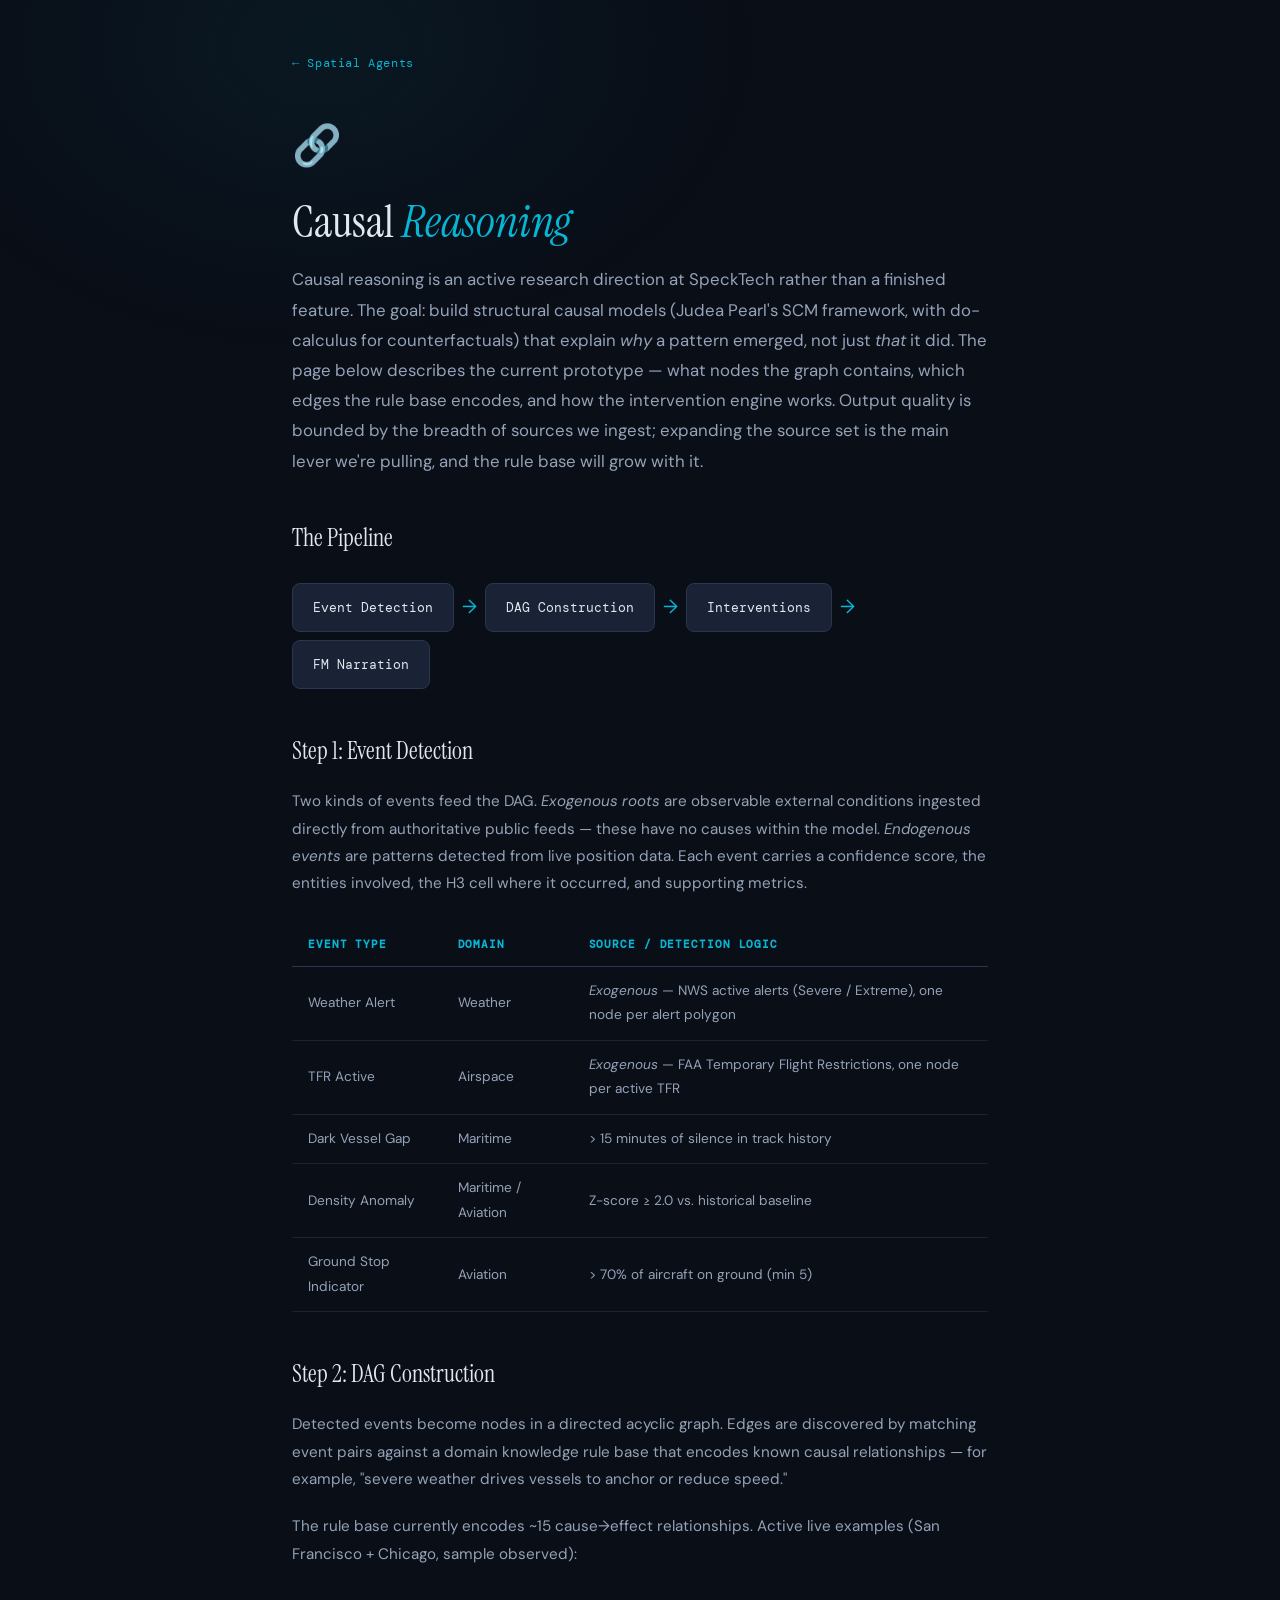
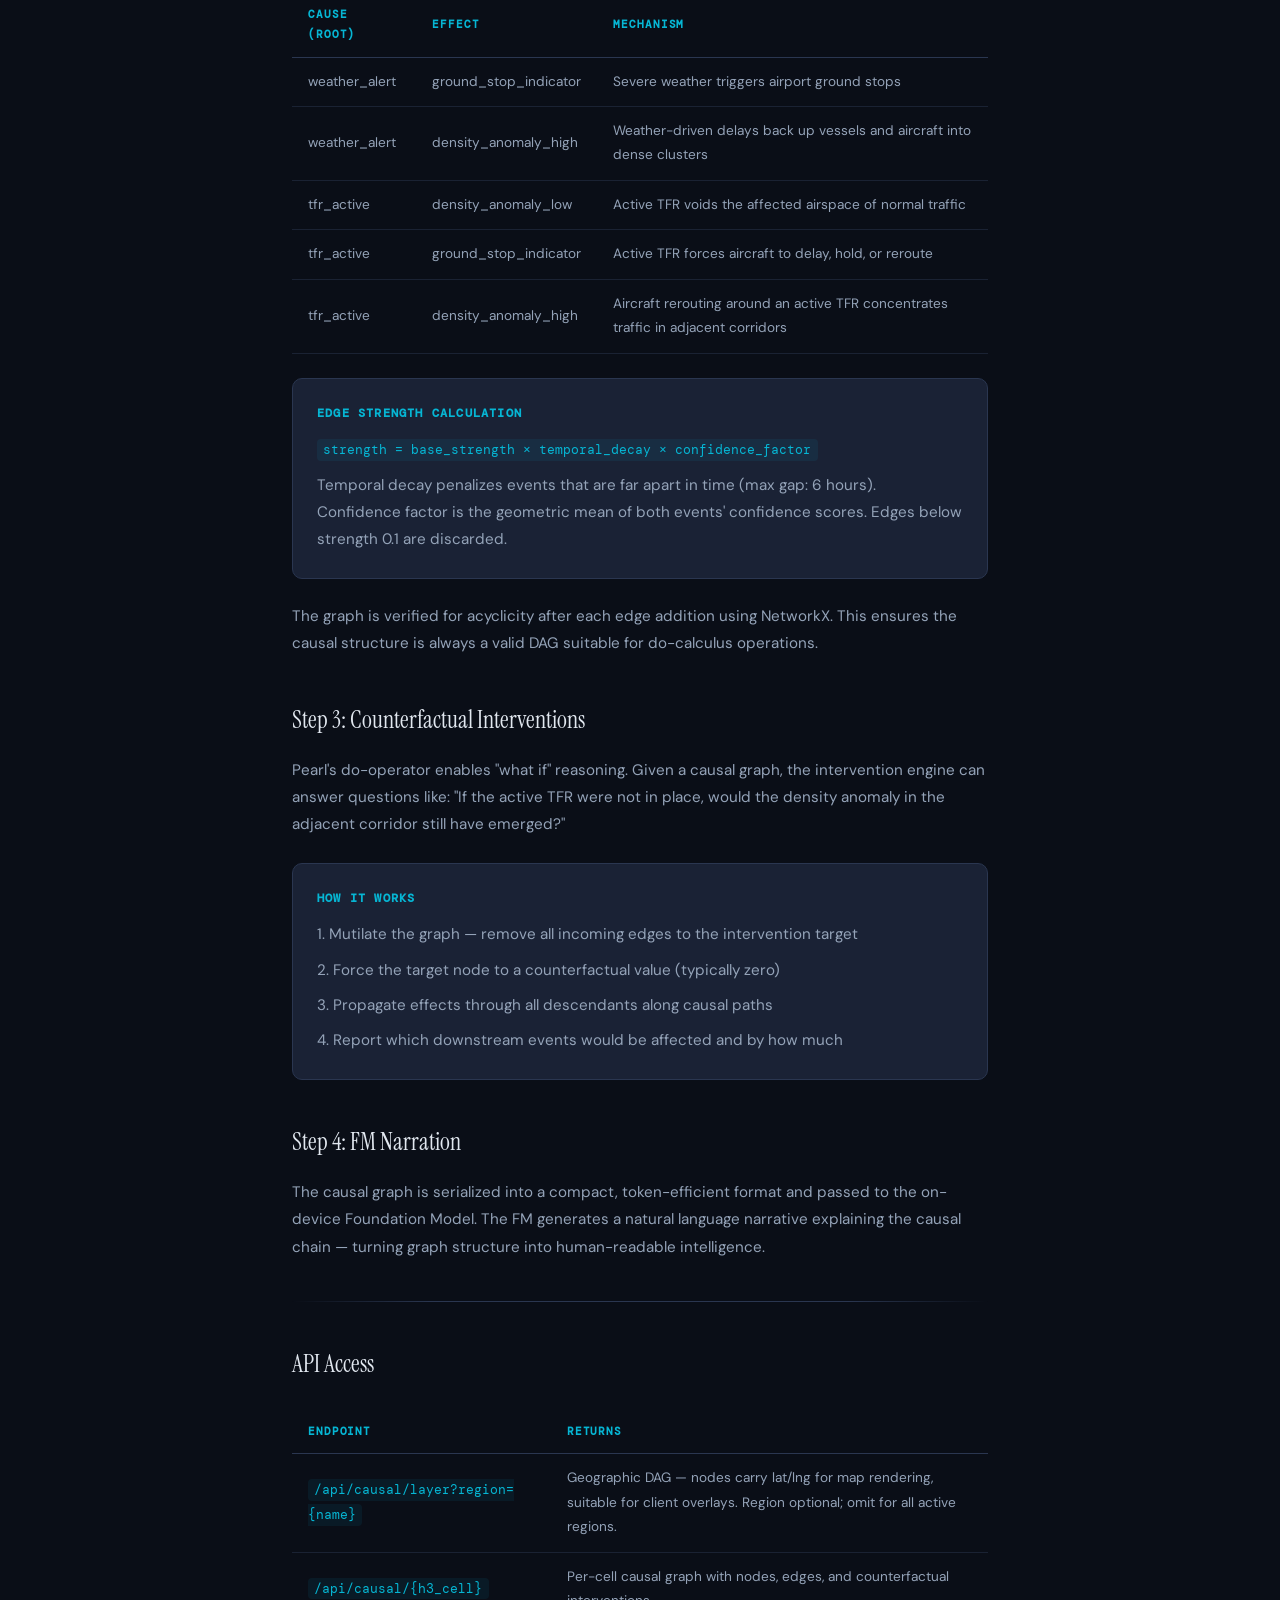
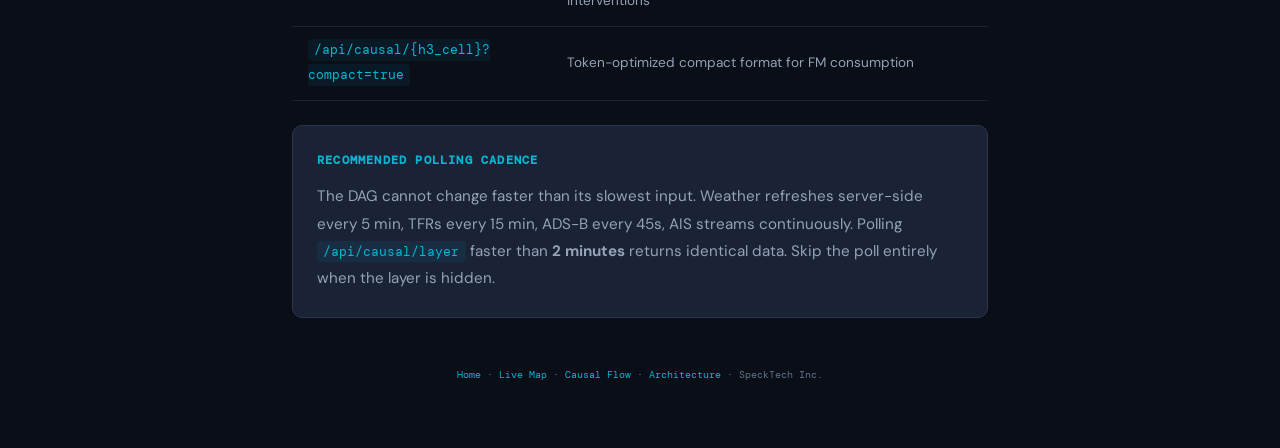
<file: docs/causal-reasoning.html>
<!DOCTYPE html>
<html lang="en">
<head>
<meta charset="UTF-8">
<meta name="viewport" content="width=device-width, initial-scale=1.0">
<title>Causal Reasoning — Spatial Agents</title>
<!--
  Version History:
      0.1.0  2026-03-30  Initial causal reasoning page
      0.2.0  2026-04-25  Live NWS weather alerts and FAA TFRs as
                         exogenous roots; /api/causal/layer endpoint;
                         updated event-type table — Claude 4.7
      0.3.0  2026-04-26  Reframed as an active research direction
                         rather than a shipped feature. Vessel-
                         loitering detector + its outgoing edges
                         removed (was firing on every moored
                         vessel in dense ports — visual clutter
                         without insight). Added explicit note
                         that output quality is bounded by the
                         breadth of ingested sources
                         — Claude 4.7
-->
<link href="https://fonts.googleapis.com/css2?family=DM+Mono:wght@300;400;500&family=Instrument+Serif:ital@0;1&family=DM+Sans:wght@300;400;500;600;700&display=swap" rel="stylesheet">
<style>
  :root {
    --bg-deep: #0a0e17; --bg-panel: #111827; --bg-card: #1a2235;
    --border: #2a3650; --border-accent: #3b82f6;
    --text-primary: #e2e8f0; --text-secondary: #94a3b8; --text-muted: #64748b;
    --accent-blue: #3b82f6; --accent-cyan: #06b6d4; --accent-emerald: #10b981;
    --accent-amber: #f59e0b;
    --font-display: 'Instrument Serif', serif;
    --font-body: 'DM Sans', sans-serif;
    --font-mono: 'DM Mono', monospace;
  }
  * { margin: 0; padding: 0; box-sizing: border-box; }
  body {
    background: var(--bg-deep); color: var(--text-primary);
    font-family: var(--font-body); line-height: 1.8; overflow-x: hidden;
  }
  body::before {
    content: ''; position: fixed; top: -30%; left: -10%;
    width: 70vw; height: 70vh;
    background: radial-gradient(ellipse, rgba(6,182,212,0.06) 0%, transparent 70%);
    pointer-events: none; z-index: 0;
  }
  .page { position: relative; z-index: 1; max-width: 760px; margin: 0 auto; padding: 3rem 2rem 4rem; }
  .back { font-family: var(--font-mono); font-size: 0.75rem; color: var(--accent-cyan); text-decoration: none; letter-spacing: 0.05em; }
  .back:hover { text-decoration: underline; }
  .icon { font-size: 2.5rem; margin: 2rem 0 1rem; }
  h1 { font-family: var(--font-display); font-size: clamp(2rem, 4vw, 2.8rem); font-weight: 400; line-height: 1.15; margin-bottom: 1rem; }
  h1 em { font-style: italic; color: var(--accent-cyan); }
  .lead { font-size: 1.05rem; color: var(--text-secondary); margin-bottom: 2.5rem; }
  h2 { font-family: var(--font-display); font-size: 1.5rem; font-weight: 400; margin: 2.5rem 0 1rem; color: var(--text-primary); }
  p { color: var(--text-secondary); margin-bottom: 1.25rem; font-size: 0.95rem; }
  .info-card {
    background: var(--bg-card); border: 1px solid var(--border); border-radius: 10px;
    padding: 1.5rem; margin: 1.5rem 0;
  }
  .info-card h3 {
    font-family: var(--font-mono); font-size: 0.75rem; text-transform: uppercase;
    letter-spacing: 0.1em; color: var(--accent-cyan); margin-bottom: 0.75rem;
  }
  .info-card p { margin-bottom: 0.5rem; }
  .info-card p:last-child { margin-bottom: 0; }
  table {
    width: 100%; border-collapse: collapse; margin: 1.5rem 0; font-size: 0.85rem;
  }
  th {
    font-family: var(--font-mono); font-size: 0.7rem; text-transform: uppercase;
    letter-spacing: 0.08em; color: var(--accent-cyan); text-align: left;
    padding: 0.75rem 1rem; border-bottom: 1px solid var(--border);
  }
  td {
    padding: 0.75rem 1rem; color: var(--text-secondary);
    border-bottom: 1px solid rgba(42,54,80,0.5);
  }
  code {
    font-family: var(--font-mono); font-size: 0.8rem; color: var(--accent-cyan);
    background: rgba(6,182,212,0.08); padding: 0.15rem 0.4rem; border-radius: 4px;
  }
  .pipeline { display: flex; align-items: center; gap: 0.5rem; flex-wrap: wrap; margin: 1.5rem 0; }
  .pipeline-step {
    background: var(--bg-card); border: 1px solid var(--border); border-radius: 8px;
    padding: 0.75rem 1.25rem; font-family: var(--font-mono); font-size: 0.8rem;
    color: var(--text-primary);
  }
  .pipeline-arrow { color: var(--accent-cyan); font-size: 1.2rem; }
  .divider { height: 1px; background: linear-gradient(90deg, transparent, var(--border) 20%, var(--border) 80%, transparent); margin: 2.5rem 0; }
  footer { font-family: var(--font-mono); font-size: 0.65rem; color: var(--text-muted); text-align: center; margin-top: 3rem; }
  footer a { color: var(--accent-cyan); text-decoration: none; }
  @media (max-width: 768px) { .page { padding: 2rem 1.25rem 3rem; } .pipeline { flex-direction: column; align-items: flex-start; } .pipeline-arrow { transform: rotate(90deg); } }
</style>
</head>
<body>
<div class="page">

<a href="index.html" class="back">&#8592; Spatial Agents</a>
<div class="icon">&#x1F517;</div>
<h1>Causal <em>Reasoning</em></h1>
<p class="lead">
  Causal reasoning is an active research direction at SpeckTech rather
  than a finished feature. The goal: build structural causal models
  (Judea Pearl's SCM framework, with do-calculus for counterfactuals)
  that explain <em>why</em> a pattern emerged, not just <em>that</em> it
  did. The page below describes the current prototype — what nodes the
  graph contains, which edges the rule base encodes, and how the
  intervention engine works. Output quality is bounded by the breadth
  of sources we ingest; expanding the source set is the main lever
  we're pulling, and the rule base will grow with it.
</p>

<h2>The Pipeline</h2>
<div class="pipeline">
  <div class="pipeline-step">Event Detection</div>
  <span class="pipeline-arrow">&#8594;</span>
  <div class="pipeline-step">DAG Construction</div>
  <span class="pipeline-arrow">&#8594;</span>
  <div class="pipeline-step">Interventions</div>
  <span class="pipeline-arrow">&#8594;</span>
  <div class="pipeline-step">FM Narration</div>
</div>

<h2>Step 1: Event Detection</h2>
<p>
  Two kinds of events feed the DAG. <em>Exogenous roots</em> are observable
  external conditions ingested directly from authoritative public feeds —
  these have no causes within the model. <em>Endogenous events</em> are
  patterns detected from live position data. Each event carries a confidence
  score, the entities involved, the H3 cell where it occurred, and supporting
  metrics.
</p>
<table>
  <tr><th>Event Type</th><th>Domain</th><th>Source / Detection Logic</th></tr>
  <tr><td>Weather Alert</td><td>Weather</td><td><em>Exogenous</em> — NWS active alerts (Severe / Extreme), one node per alert polygon</td></tr>
  <tr><td>TFR Active</td><td>Airspace</td><td><em>Exogenous</em> — FAA Temporary Flight Restrictions, one node per active TFR</td></tr>
  <tr><td>Dark Vessel Gap</td><td>Maritime</td><td>&gt; 15 minutes of silence in track history</td></tr>
  <tr><td>Density Anomaly</td><td>Maritime / Aviation</td><td>Z-score &ge; 2.0 vs. historical baseline</td></tr>
  <tr><td>Ground Stop Indicator</td><td>Aviation</td><td>&gt; 70% of aircraft on ground (min 5)</td></tr>
</table>

<h2>Step 2: DAG Construction</h2>
<p>
  Detected events become nodes in a directed acyclic graph. Edges are
  discovered by matching event pairs against a domain knowledge rule base that
  encodes known causal relationships — for example, "severe weather drives
  vessels to anchor or reduce speed."
</p>
<p>
  The rule base currently encodes ~15 cause→effect relationships. Active live
  examples (San Francisco + Chicago, sample observed):
</p>
<table>
  <tr><th>Cause (root)</th><th>Effect</th><th>Mechanism</th></tr>
  <tr><td>weather_alert</td><td>ground_stop_indicator</td><td>Severe weather triggers airport ground stops</td></tr>
  <tr><td>weather_alert</td><td>density_anomaly_high</td><td>Weather-driven delays back up vessels and aircraft into dense clusters</td></tr>
  <tr><td>tfr_active</td><td>density_anomaly_low</td><td>Active TFR voids the affected airspace of normal traffic</td></tr>
  <tr><td>tfr_active</td><td>ground_stop_indicator</td><td>Active TFR forces aircraft to delay, hold, or reroute</td></tr>
  <tr><td>tfr_active</td><td>density_anomaly_high</td><td>Aircraft rerouting around an active TFR concentrates traffic in adjacent corridors</td></tr>
</table>
<div class="info-card">
  <h3>Edge Strength Calculation</h3>
  <p><code>strength = base_strength &times; temporal_decay &times; confidence_factor</code></p>
  <p>Temporal decay penalizes events that are far apart in time (max gap: 6 hours).
     Confidence factor is the geometric mean of both events' confidence scores.
     Edges below strength 0.1 are discarded.</p>
</div>
<p>
  The graph is verified for acyclicity after each edge addition using NetworkX.
  This ensures the causal structure is always a valid DAG suitable for
  do-calculus operations.
</p>

<h2>Step 3: Counterfactual Interventions</h2>
<p>
  Pearl's do-operator enables "what if" reasoning. Given a causal graph, the
  intervention engine can answer questions like: "If the active TFR were not
  in place, would the density anomaly in the adjacent corridor still have
  emerged?"
</p>
<div class="info-card">
  <h3>How It Works</h3>
  <p>1. Mutilate the graph — remove all incoming edges to the intervention target</p>
  <p>2. Force the target node to a counterfactual value (typically zero)</p>
  <p>3. Propagate effects through all descendants along causal paths</p>
  <p>4. Report which downstream events would be affected and by how much</p>
</div>

<h2>Step 4: FM Narration</h2>
<p>
  The causal graph is serialized into a compact, token-efficient format and
  passed to the on-device Foundation Model. The FM generates a natural language
  narrative explaining the causal chain — turning graph structure into
  human-readable intelligence.
</p>

<div class="divider"></div>

<h2>API Access</h2>
<table>
  <tr><th>Endpoint</th><th>Returns</th></tr>
  <tr><td><code>/api/causal/layer?region={name}</code></td><td>Geographic DAG — nodes carry lat/lng for map rendering, suitable for client overlays. Region optional; omit for all active regions.</td></tr>
  <tr><td><code>/api/causal/{h3_cell}</code></td><td>Per-cell causal graph with nodes, edges, and counterfactual interventions</td></tr>
  <tr><td><code>/api/causal/{h3_cell}?compact=true</code></td><td>Token-optimized compact format for FM consumption</td></tr>
</table>
<div class="info-card">
  <h3>Recommended Polling Cadence</h3>
  <p>The DAG cannot change faster than its slowest input. Weather refreshes
     server-side every 5 min, TFRs every 15 min, ADS-B every 45s, AIS streams
     continuously. Polling <code>/api/causal/layer</code> faster than
     <strong>2 minutes</strong> returns identical data. Skip the poll
     entirely when the layer is hidden.</p>
</div>

<footer>
  <a href="index.html">Home</a> &middot; <a href="map.html">Live Map</a> &middot; <a href="causal-flow.html">Causal Flow</a> &middot; <a href="architecture.html">Architecture</a> &middot; SpeckTech Inc.
</footer>

</div>
</body>
</html>
</file>
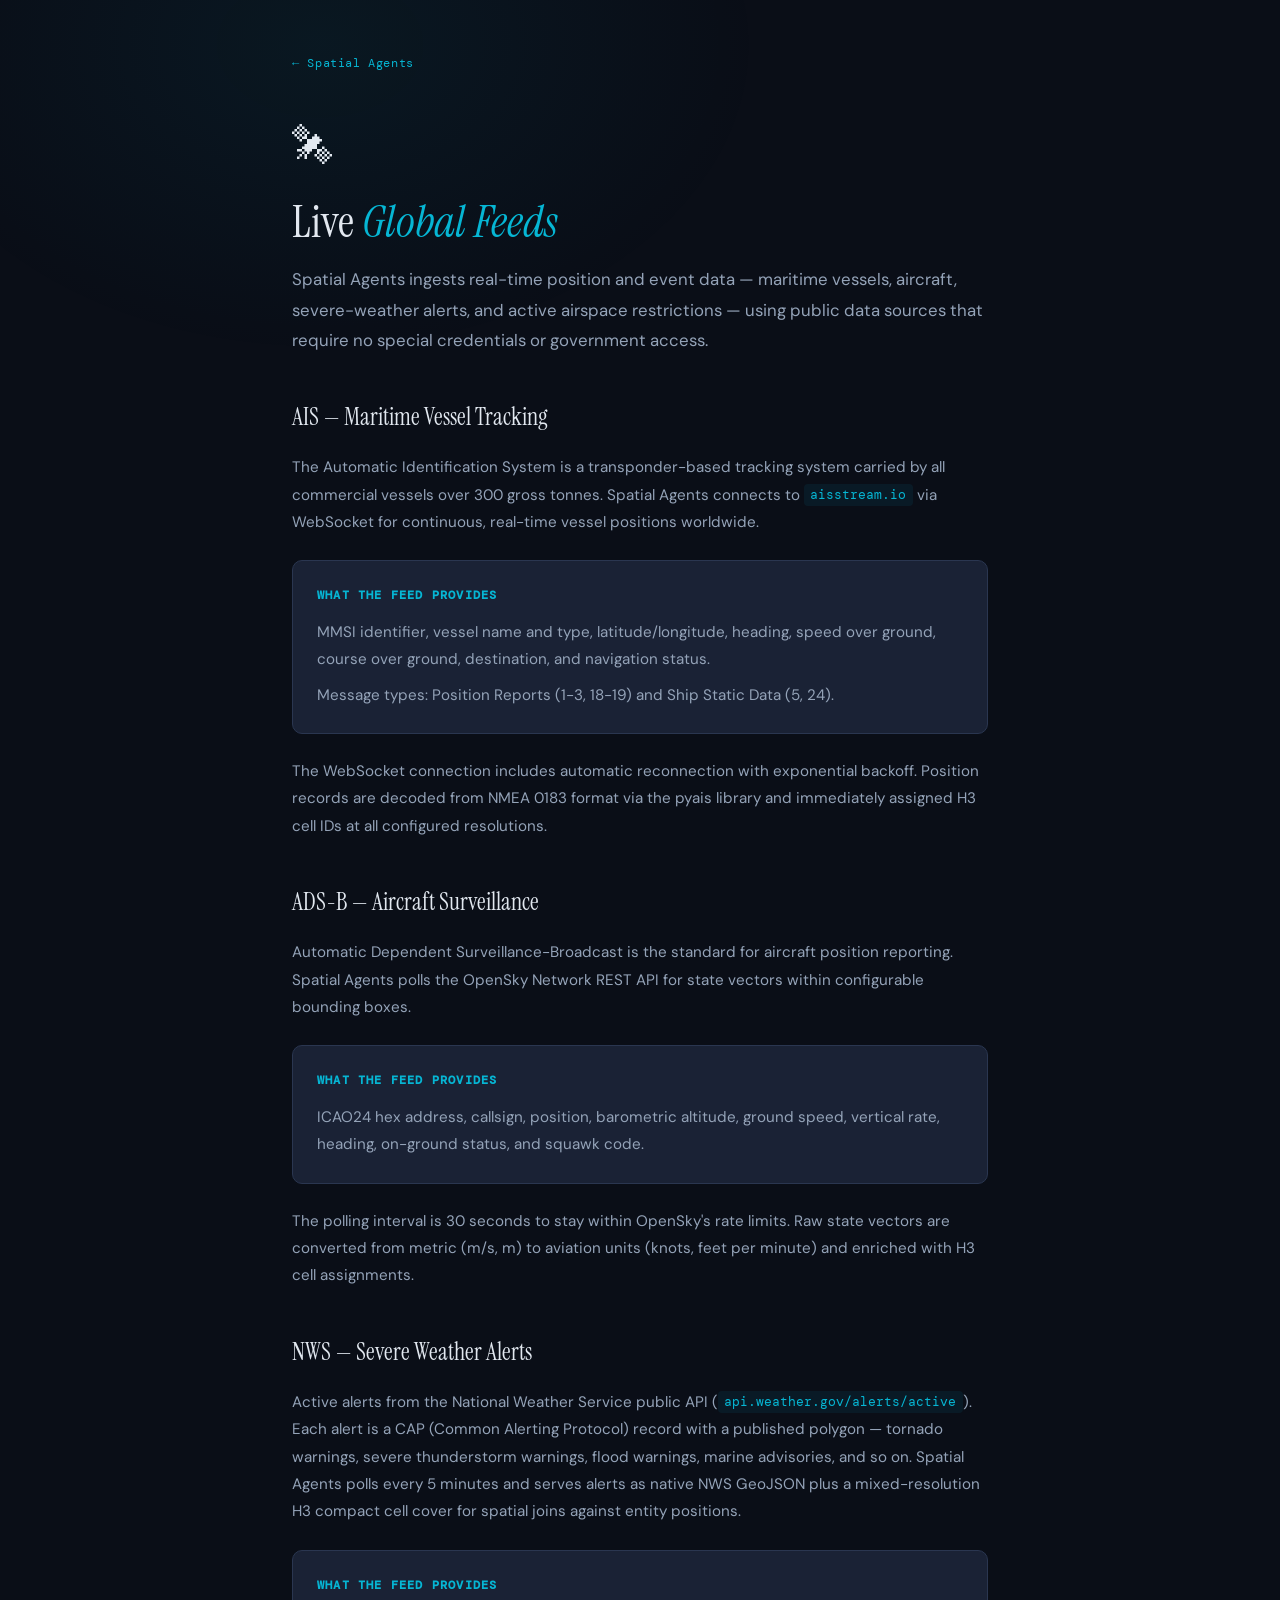
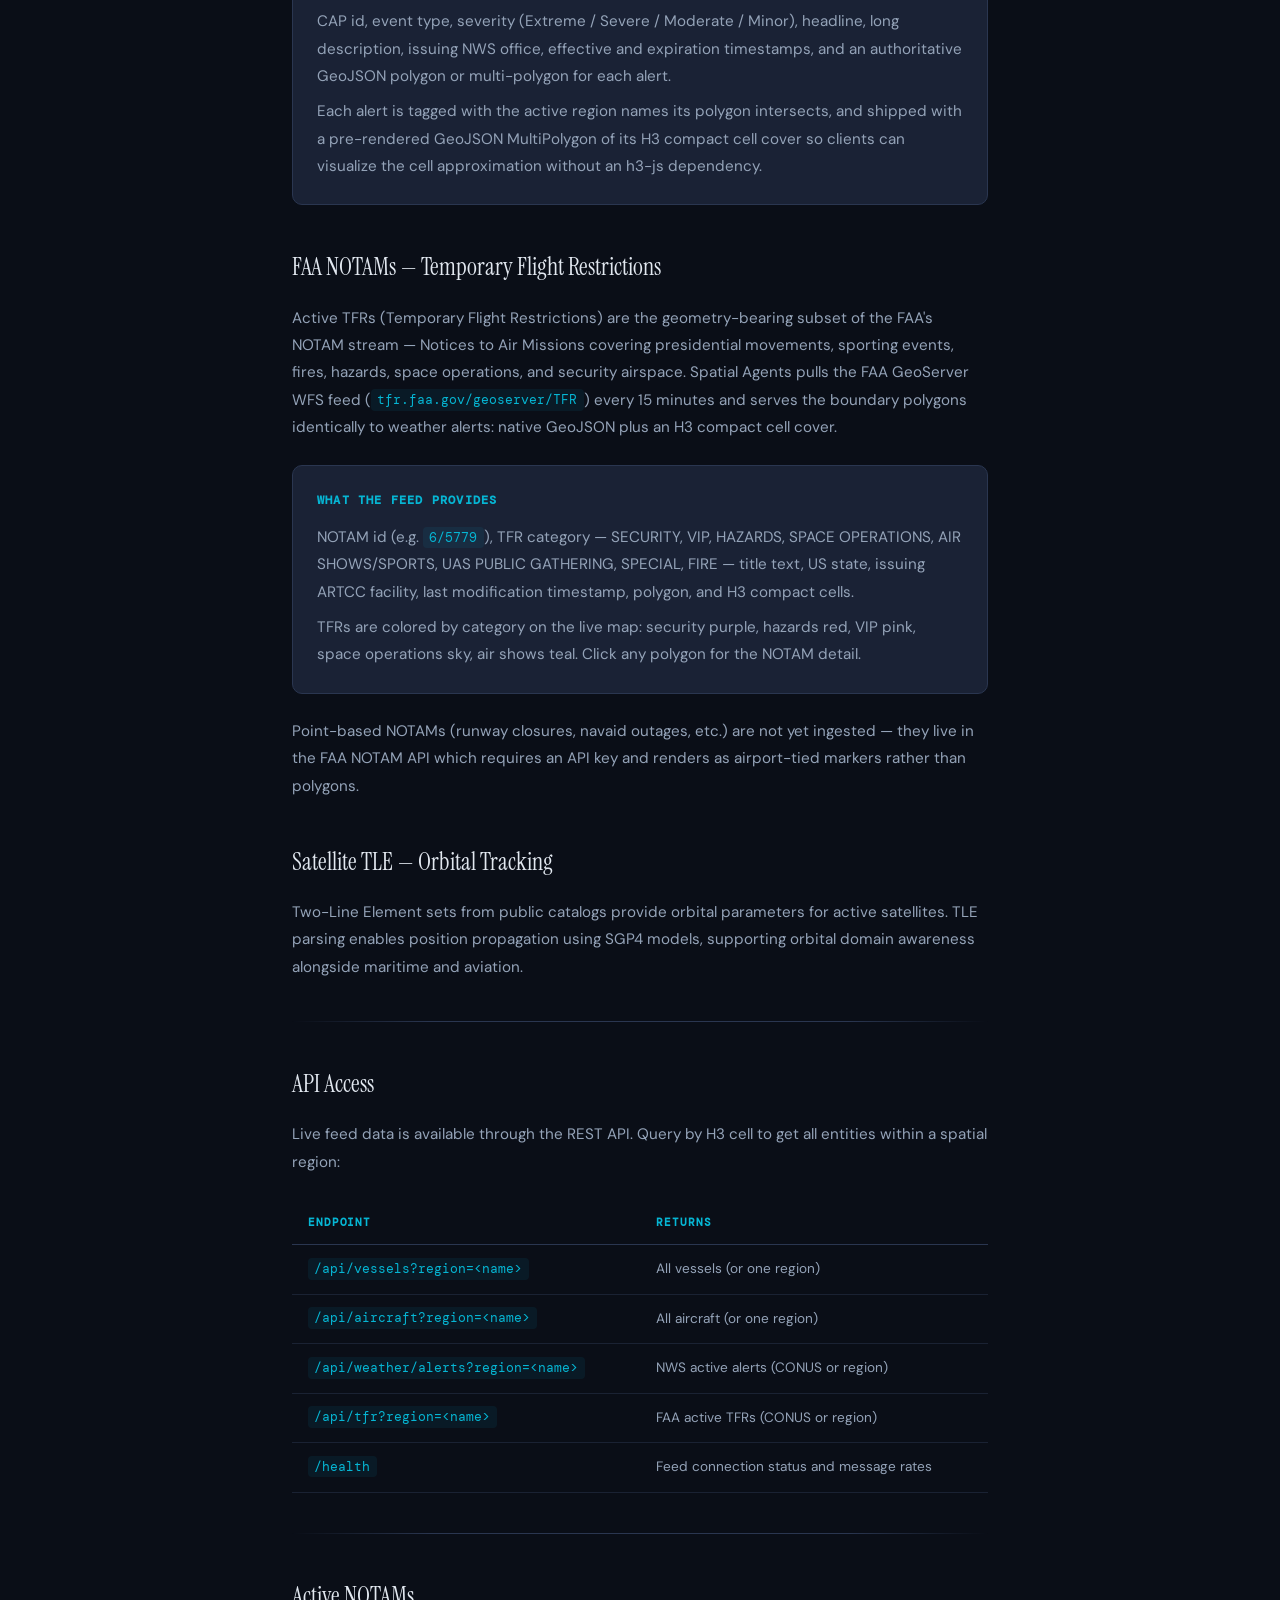
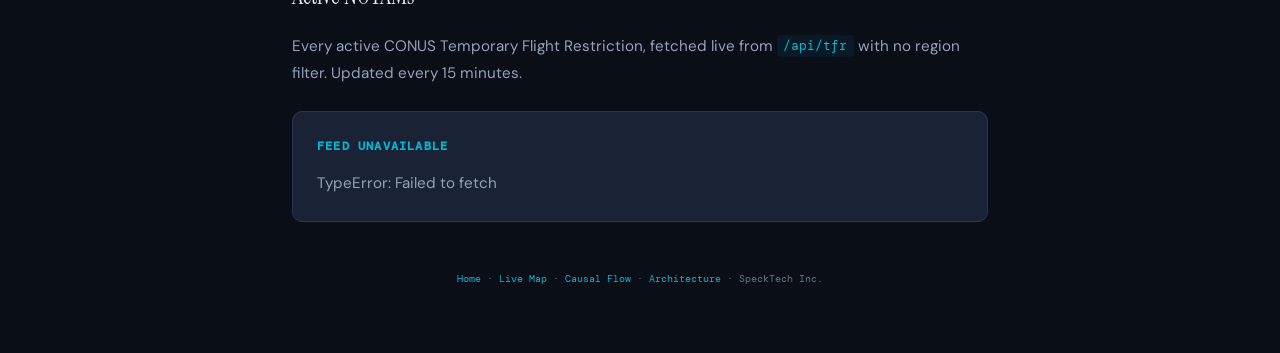
<file: docs/live-feeds.html>
<!DOCTYPE html>
<html lang="en">
<head>
<meta charset="UTF-8">
<meta name="viewport" content="width=device-width, initial-scale=1.0">
<title>Live Global Feeds — Spatial Agents</title>
<link href="https://fonts.googleapis.com/css2?family=DM+Mono:wght@300;400;500&family=Instrument+Serif:ital@0;1&family=DM+Sans:wght@300;400;500;600;700&display=swap" rel="stylesheet">
<style>
  :root {
    --bg-deep: #0a0e17; --bg-panel: #111827; --bg-card: #1a2235;
    --border: #2a3650; --border-accent: #3b82f6;
    --text-primary: #e2e8f0; --text-secondary: #94a3b8; --text-muted: #64748b;
    --accent-blue: #3b82f6; --accent-cyan: #06b6d4; --accent-emerald: #10b981;
    --accent-amber: #f59e0b;
    --font-display: 'Instrument Serif', serif;
    --font-body: 'DM Sans', sans-serif;
    --font-mono: 'DM Mono', monospace;
  }
  * { margin: 0; padding: 0; box-sizing: border-box; }
  body {
    background: var(--bg-deep); color: var(--text-primary);
    font-family: var(--font-body); line-height: 1.8; overflow-x: hidden;
  }
  body::before {
    content: ''; position: fixed; top: -30%; left: -10%;
    width: 70vw; height: 70vh;
    background: radial-gradient(ellipse, rgba(6,182,212,0.06) 0%, transparent 70%);
    pointer-events: none; z-index: 0;
  }
  .page { position: relative; z-index: 1; max-width: 760px; margin: 0 auto; padding: 3rem 2rem 4rem; }
  .back { font-family: var(--font-mono); font-size: 0.75rem; color: var(--accent-cyan); text-decoration: none; letter-spacing: 0.05em; }
  .back:hover { text-decoration: underline; }
  .icon { font-size: 2.5rem; margin: 2rem 0 1rem; }
  h1 { font-family: var(--font-display); font-size: clamp(2rem, 4vw, 2.8rem); font-weight: 400; line-height: 1.15; margin-bottom: 1rem; }
  h1 em { font-style: italic; color: var(--accent-cyan); }
  .lead { font-size: 1.05rem; color: var(--text-secondary); margin-bottom: 2.5rem; }
  h2 { font-family: var(--font-display); font-size: 1.5rem; font-weight: 400; margin: 2.5rem 0 1rem; color: var(--text-primary); }
  p { color: var(--text-secondary); margin-bottom: 1.25rem; font-size: 0.95rem; }
  .info-card {
    background: var(--bg-card); border: 1px solid var(--border); border-radius: 10px;
    padding: 1.5rem; margin: 1.5rem 0;
  }
  .info-card h3 {
    font-family: var(--font-mono); font-size: 0.75rem; text-transform: uppercase;
    letter-spacing: 0.1em; color: var(--accent-cyan); margin-bottom: 0.75rem;
  }
  .info-card p { margin-bottom: 0.5rem; }
  .info-card p:last-child { margin-bottom: 0; }
  table {
    width: 100%; border-collapse: collapse; margin: 1.5rem 0; font-size: 0.85rem;
  }
  th {
    font-family: var(--font-mono); font-size: 0.7rem; text-transform: uppercase;
    letter-spacing: 0.08em; color: var(--accent-cyan); text-align: left;
    padding: 0.75rem 1rem; border-bottom: 1px solid var(--border);
  }
  td {
    padding: 0.75rem 1rem; color: var(--text-secondary);
    border-bottom: 1px solid rgba(42,54,80,0.5);
  }
  code {
    font-family: var(--font-mono); font-size: 0.8rem; color: var(--accent-cyan);
    background: rgba(6,182,212,0.08); padding: 0.15rem 0.4rem; border-radius: 4px;
  }
  .divider { height: 1px; background: linear-gradient(90deg, transparent, var(--border) 20%, var(--border) 80%, transparent); margin: 2.5rem 0; }
  footer { font-family: var(--font-mono); font-size: 0.65rem; color: var(--text-muted); text-align: center; margin-top: 3rem; }
  footer a { color: var(--accent-cyan); text-decoration: none; }
  @media (max-width: 768px) { .page { padding: 2rem 1.25rem 3rem; } }
</style>
</head>
<body>
<div class="page">

<a href="index.html" class="back">&#8592; Spatial Agents</a>
<div class="icon">&#x1F6F0;</div>
<h1>Live <em>Global Feeds</em></h1>
<p class="lead">
  Spatial Agents ingests real-time position and event data — maritime
  vessels, aircraft, severe-weather alerts, and active airspace
  restrictions — using public data sources that require no special
  credentials or government access.
</p>

<h2>AIS — Maritime Vessel Tracking</h2>
<p>
  The Automatic Identification System is a transponder-based tracking system
  carried by all commercial vessels over 300 gross tonnes. Spatial Agents
  connects to <code>aisstream.io</code> via WebSocket for continuous, real-time
  vessel positions worldwide.
</p>
<div class="info-card">
  <h3>What the feed provides</h3>
  <p>MMSI identifier, vessel name and type, latitude/longitude, heading,
     speed over ground, course over ground, destination, and navigation status.</p>
  <p>Message types: Position Reports (1-3, 18-19) and Ship Static Data (5, 24).</p>
</div>
<p>
  The WebSocket connection includes automatic reconnection with exponential
  backoff. Position records are decoded from NMEA 0183 format via the pyais
  library and immediately assigned H3 cell IDs at all configured resolutions.
</p>

<h2>ADS-B — Aircraft Surveillance</h2>
<p>
  Automatic Dependent Surveillance-Broadcast is the standard for aircraft
  position reporting. Spatial Agents polls the OpenSky Network REST API for
  state vectors within configurable bounding boxes.
</p>
<div class="info-card">
  <h3>What the feed provides</h3>
  <p>ICAO24 hex address, callsign, position, barometric altitude, ground speed,
     vertical rate, heading, on-ground status, and squawk code.</p>
</div>
<p>
  The polling interval is 30 seconds to stay within OpenSky's rate limits.
  Raw state vectors are converted from metric (m/s, m) to aviation units
  (knots, feet per minute) and enriched with H3 cell assignments.
</p>

<h2>NWS — Severe Weather Alerts</h2>
<p>
  Active alerts from the National Weather Service public API
  (<code>api.weather.gov/alerts/active</code>). Each alert is a CAP
  (Common Alerting Protocol) record with a published polygon — tornado
  warnings, severe thunderstorm warnings, flood warnings, marine
  advisories, and so on. Spatial Agents polls every 5 minutes and
  serves alerts as native NWS GeoJSON plus a mixed-resolution H3
  compact cell cover for spatial joins against entity positions.
</p>
<div class="info-card">
  <h3>What the feed provides</h3>
  <p>CAP id, event type, severity (Extreme / Severe / Moderate / Minor),
     headline, long description, issuing NWS office, effective and
     expiration timestamps, and an authoritative GeoJSON polygon or
     multi-polygon for each alert.</p>
  <p>Each alert is tagged with the active region names its polygon
     intersects, and shipped with a pre-rendered GeoJSON MultiPolygon
     of its H3 compact cell cover so clients can visualize the cell
     approximation without an h3-js dependency.</p>
</div>

<h2>FAA NOTAMs — Temporary Flight Restrictions</h2>
<p>
  Active TFRs (Temporary Flight Restrictions) are the geometry-bearing
  subset of the FAA's NOTAM stream — Notices to Air Missions covering
  presidential movements, sporting events, fires, hazards, space
  operations, and security airspace. Spatial Agents pulls the FAA
  GeoServer WFS feed (<code>tfr.faa.gov/geoserver/TFR</code>) every
  15 minutes and serves the boundary polygons identically to weather
  alerts: native GeoJSON plus an H3 compact cell cover.
</p>
<div class="info-card">
  <h3>What the feed provides</h3>
  <p>NOTAM id (e.g. <code>6/5779</code>), TFR category — SECURITY, VIP,
     HAZARDS, SPACE OPERATIONS, AIR SHOWS/SPORTS, UAS PUBLIC GATHERING,
     SPECIAL, FIRE — title text, US state, issuing ARTCC facility, last
     modification timestamp, polygon, and H3 compact cells.</p>
  <p>TFRs are colored by category on the live map: security purple,
     hazards red, VIP pink, space operations sky, air shows teal.
     Click any polygon for the NOTAM detail.</p>
</div>
<p>
  Point-based NOTAMs (runway closures, navaid outages, etc.) are not
  yet ingested — they live in the FAA NOTAM API which requires an
  API key and renders as airport-tied markers rather than polygons.
</p>

<h2>Satellite TLE — Orbital Tracking</h2>
<p>
  Two-Line Element sets from public catalogs provide orbital parameters for
  active satellites. TLE parsing enables position propagation using SGP4
  models, supporting orbital domain awareness alongside maritime and aviation.
</p>

<div class="divider"></div>

<h2>API Access</h2>
<p>
  Live feed data is available through the REST API. Query by H3 cell to get
  all entities within a spatial region:
</p>
<table>
  <tr><th>Endpoint</th><th>Returns</th></tr>
  <tr><td><code>/api/vessels?region=&lt;name&gt;</code></td><td>All vessels (or one region)</td></tr>
  <tr><td><code>/api/aircraft?region=&lt;name&gt;</code></td><td>All aircraft (or one region)</td></tr>
  <tr><td><code>/api/weather/alerts?region=&lt;name&gt;</code></td><td>NWS active alerts (CONUS or region)</td></tr>
  <tr><td><code>/api/tfr?region=&lt;name&gt;</code></td><td>FAA active TFRs (CONUS or region)</td></tr>
  <tr><td><code>/health</code></td><td>Feed connection status and message rates</td></tr>
</table>

<div class="divider"></div>

<h2>Active NOTAMs</h2>
<p>
  Every active CONUS Temporary Flight Restriction, fetched live from
  <code>/api/tfr</code> with no region filter. Updated every 15 minutes.
</p>

<div id="notam-summary" class="info-card">
  <h3>Loading…</h3>
  <p>Fetching the live FAA TFR feed.</p>
</div>

<table id="notam-table" style="display:none">
  <thead>
    <tr>
      <th>NOTAM</th><th>Type</th><th>State</th><th>Title</th><th>Modified</th>
    </tr>
  </thead>
  <tbody id="notam-rows"></tbody>
</table>

<style>
  .notam-pill {
    display: inline-block; padding: 0.1rem 0.5rem; border-radius: 999px;
    font-family: var(--font-mono); font-size: 0.65rem; letter-spacing: 0.04em;
    color: #0a0e17; font-weight: 600;
  }
  .notam-tot { font-family: var(--font-mono); font-size: 0.7rem;
               color: var(--accent-cyan); letter-spacing: 0.1em; }
</style>

<script>
const NOTAM_API = window.location.hostname === 'agents.specktech.com'
  ? '/api/tfr'
  : 'http://127.0.0.1:8012/api/tfr';

const NOTAM_COLORS = {
  'SECURITY':              '#a855f7',
  'VIP':                   '#ec4899',
  'HAZARDS':               '#ef4444',
  'SPACE OPERATIONS':      '#0ea5e9',
  'AIR SHOWS/SPORTS':      '#14b8a6',
  'UAS PUBLIC GATHERING':  '#f59e0b',
  'SPECIAL':               '#84cc16',
  'FIRE':                  '#f97316',
};

function escapeHtml(s) {
  return (s || '').replace(/[&<>"']/g, c => ({
    '&': '&amp;', '<': '&lt;', '>': '&gt;', '"': '&quot;', "'": '&#39;',
  }[c]));
}

async function loadNotams() {
  const summary = document.getElementById('notam-summary');
  const table = document.getElementById('notam-table');
  const tbody = document.getElementById('notam-rows');
  try {
    const r = await fetch(NOTAM_API);
    const d = await r.json();
    const tfrs = d.tfrs || [];
    const counts = {};
    const states = new Set();
    tfrs.forEach(t => {
      counts[t.type || 'OTHER'] = (counts[t.type || 'OTHER'] || 0) + 1;
      if (t.state) states.add(t.state);
    });
    const sortedTypes = Object.entries(counts).sort((a, b) => b[1] - a[1]);
    summary.innerHTML = `
      <h3>${tfrs.length} active TFRs across ${states.size} states</h3>
      <p>${sortedTypes.map(([t, n]) => `
        <span class="notam-pill" style="background:${NOTAM_COLORS[t] || '#94a3b8'}">
          ${escapeHtml(t)} · ${n}
        </span>`).join(' ')}
      </p>
      <p class="notam-tot">Updated ${new Date(d.last_updated).toLocaleString()}</p>
    `;

    tbody.innerHTML = tfrs.map(t => {
      const color = NOTAM_COLORS[t.type] || '#94a3b8';
      const mod = t.last_modified ? new Date(t.last_modified).toLocaleString() : '—';
      return `
        <tr>
          <td><code>${escapeHtml(t.notam_id)}</code></td>
          <td><span class="notam-pill" style="background:${color}">${escapeHtml(t.type || '—')}</span></td>
          <td>${escapeHtml(t.state || '—')}</td>
          <td style="max-width:340px">${escapeHtml(t.title)}</td>
          <td style="white-space:nowrap;color:var(--text-muted);font-size:0.75rem">${mod}</td>
        </tr>
      `;
    }).join('');
    table.style.display = '';
  } catch (e) {
    summary.innerHTML = `<h3>Feed unavailable</h3><p>${escapeHtml(String(e))}</p>`;
  }
}

loadNotams();
setInterval(loadNotams, 900000);  // 15 min
</script>

<footer>
  <a href="index.html">Home</a> &middot; <a href="map.html">Live Map</a> &middot; <a href="causal-flow.html">Causal Flow</a> &middot; <a href="architecture.html">Architecture</a> &middot; SpeckTech Inc.
</footer>

</div>
</body>
</html>
</file>
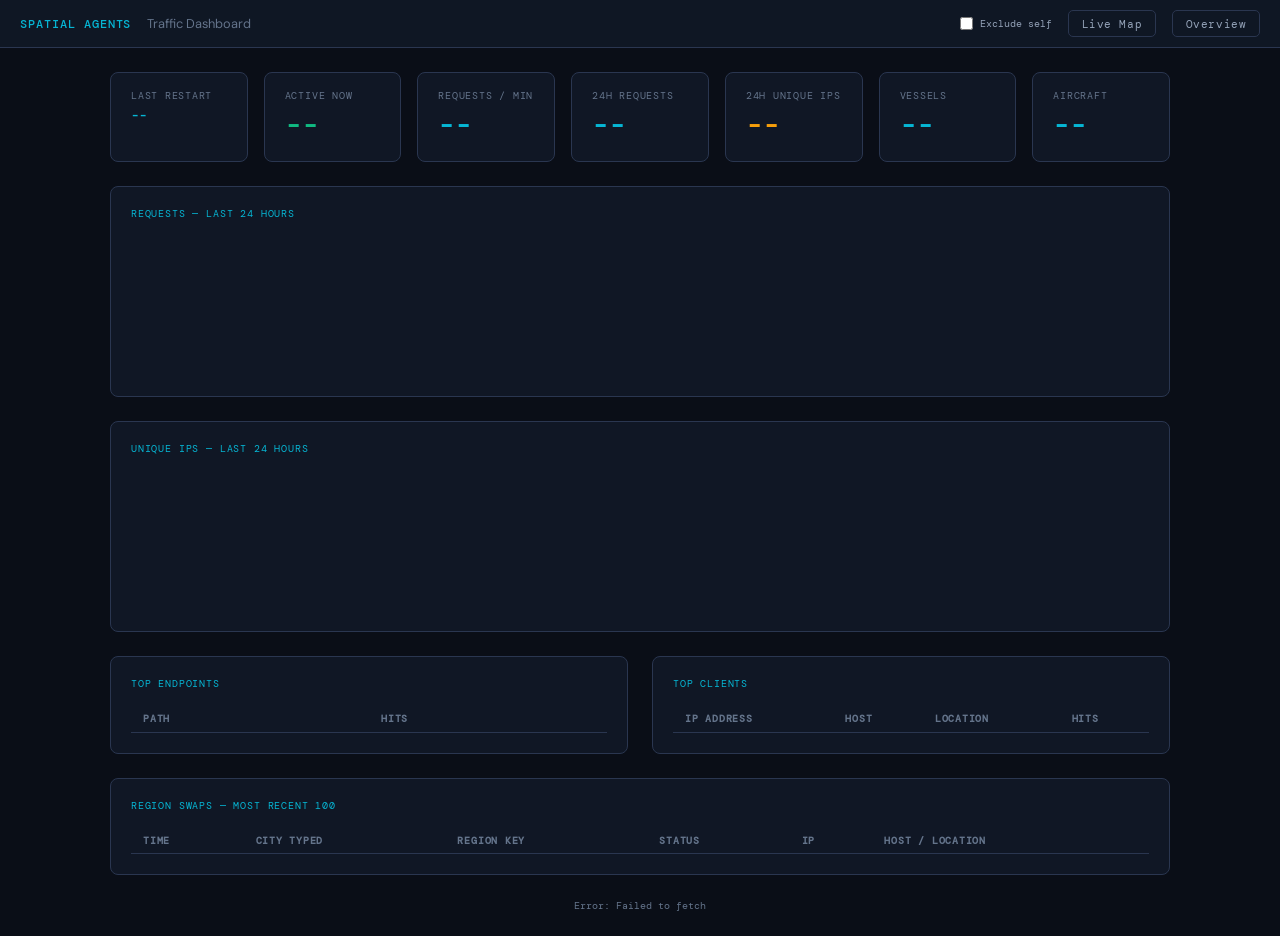
<file: docs/logs.html>
<!DOCTYPE html>
<html lang="en">
<head>
<meta charset="UTF-8">
<meta name="viewport" content="width=device-width, initial-scale=1.0">
<title>Traffic Dashboard — Spatial Agents</title>
<link href="https://fonts.googleapis.com/css2?family=DM+Mono:wght@300;400;500&family=DM+Sans:wght@300;400;500;600;700&display=swap" rel="stylesheet">
<style>
  :root {
    --bg-deep: #0a0e17;
    --bg-panel: rgba(17, 24, 39, 0.92);
    --border: #2a3650;
    --text-primary: #e2e8f0;
    --text-secondary: #94a3b8;
    --text-muted: #64748b;
    --accent-cyan: #06b6d4;
    --accent-green: #10b981;
    --accent-amber: #f59e0b;
    --font-body: 'DM Sans', sans-serif;
    --font-mono: 'DM Mono', monospace;
  }
  * { margin: 0; padding: 0; box-sizing: border-box; }
  body { background: var(--bg-deep); font-family: var(--font-body); color: var(--text-primary); min-height: 100vh; }

  .header {
    background: var(--bg-panel); backdrop-filter: blur(12px);
    border-bottom: 1px solid var(--border);
    display: flex; align-items: center; justify-content: space-between;
    padding: 0.6rem 1.25rem; height: 48px;
  }
  .header-left { display: flex; align-items: center; gap: 1rem; }
  .header-title {
    font-family: var(--font-mono); font-size: 0.75rem; font-weight: 500;
    color: var(--accent-cyan); letter-spacing: 0.08em; text-transform: uppercase;
    text-decoration: none;
  }
  .header-title:hover { text-decoration: underline; }
  .header-subtitle { font-size: 0.8rem; color: var(--text-muted); }
  .nav-link {
    font-family: var(--font-mono); font-size: 0.7rem; letter-spacing: 0.05em;
    padding: 0.35rem 0.8rem; border-radius: 5px; border: 1px solid var(--border);
    color: var(--text-secondary); text-decoration: none; transition: all 0.2s;
  }
  .nav-link:hover { border-color: var(--accent-cyan); color: var(--accent-cyan); }

  .dashboard { max-width: 1100px; margin: 1.5rem auto; padding: 0 1.25rem; }

  .cards { display: grid; grid-template-columns: repeat(7, 1fr); gap: 1rem; margin-bottom: 1.5rem; }
  .card {
    background: var(--bg-panel); border: 1px solid var(--border); border-radius: 8px;
    padding: 1rem 1.25rem;
  }
  .card-label {
    font-family: var(--font-mono); font-size: 0.6rem; text-transform: uppercase;
    letter-spacing: 0.08em; color: var(--text-muted); margin-bottom: 0.3rem;
  }
  .card-value {
    font-family: var(--font-mono); font-size: 1.8rem; font-weight: 500;
    color: var(--accent-cyan);
  }
  .card-value.green { color: var(--accent-green); }
  .card-value.amber { color: var(--accent-amber); }

  .panel {
    background: var(--bg-panel); border: 1px solid var(--border); border-radius: 8px;
    padding: 1.25rem; margin-bottom: 1.5rem;
  }
  .panel-title {
    font-family: var(--font-mono); font-size: 0.65rem; text-transform: uppercase;
    letter-spacing: 0.08em; color: var(--accent-cyan); margin-bottom: 1rem;
  }

  .chart-wrap { display: flex; height: 140px; }
  .chart-axis {
    display: flex; flex-direction: column; justify-content: space-between;
    align-items: flex-end; padding-right: 0.5rem; width: 50px; flex-shrink: 0;
    font-family: var(--font-mono); font-size: 0.5rem; color: var(--text-muted);
  }
  .chart-axis span { line-height: 1; }
  .chart { display: flex; align-items: flex-end; gap: 2px; height: 100%; flex: 1; }
  .chart-bar-group { flex: 1; display: flex; flex-direction: column; align-items: center; gap: 2px; height: 100%; justify-content: flex-end; }
  .chart-bar {
    width: 100%; border-radius: 2px 2px 0 0; min-height: 1px;
    transition: height 0.3s;
  }
  .chart-bar.requests { background: var(--accent-cyan); opacity: 0.7; position: relative; overflow: visible; }
  .chart-bar.users { background: var(--accent-green); opacity: 0.9; position: relative; overflow: visible; }
  .bar-num {
    position: absolute; bottom: 100%; left: 50%; transform: translateX(-50%);
    font-family: var(--font-mono); font-size: 1.1rem; font-weight: 600;
    color: var(--accent-amber); white-space: nowrap; pointer-events: none;
    padding-bottom: 2px;
  }
  .chart-label {
    font-family: var(--font-mono); font-size: 0.5rem; color: var(--text-muted);
    margin-top: 4px; text-align: center;
  }
  .chart-legend {
    display: flex; gap: 1.5rem; margin-top: 0.75rem;
    font-family: var(--font-mono); font-size: 0.6rem; color: var(--text-secondary);
  }
  .chart-legend-dot {
    display: inline-block; width: 8px; height: 8px; border-radius: 2px;
    margin-right: 0.3rem; vertical-align: middle;
  }

  table { width: 100%; border-collapse: collapse; }
  th {
    font-family: var(--font-mono); font-size: 0.6rem; text-transform: uppercase;
    letter-spacing: 0.08em; color: var(--text-muted); text-align: left;
    padding: 0.4rem 0.75rem; border-bottom: 1px solid var(--border);
  }
  td {
    font-family: var(--font-mono); font-size: 0.75rem; color: var(--text-secondary);
    padding: 0.4rem 0.75rem; border-bottom: 1px solid rgba(42, 54, 80, 0.4);
  }
  td:last-child { text-align: right; color: var(--accent-cyan); }

  /* Region-swap table — left-aligned everything (no count column) */
  table.swap-table td:last-child { text-align: left; color: var(--text-muted); }
  table.swap-table td.swap-status-success { color: var(--accent-green); }
  table.swap-table td.swap-status-rate_limited { color: var(--accent-amber); }
  table.swap-table td.swap-status-swap_refused { color: var(--accent-amber); }
  table.swap-table td.swap-status-geocode_failed { color: #fb7185; }
  table.swap-table td.swap-status-error { color: #fb7185; }
  table.swap-table td.swap-city { color: var(--text-primary); }
  table.swap-table td.swap-region { color: var(--accent-cyan); }
  .swap-empty {
    font-family: var(--font-mono); font-size: 0.7rem; color: var(--text-muted);
    text-align: center; padding: 1.5rem 0;
  }

  .tables { display: grid; grid-template-columns: 1fr 1fr; gap: 1.5rem; }

  .status { font-family: var(--font-mono); font-size: 0.6rem; color: var(--text-muted); text-align: center; margin-top: 0.5rem; }

  @media (max-width: 768px) {
    .cards { grid-template-columns: repeat(2, 1fr); }
    .tables { grid-template-columns: 1fr; }
  }
</style>
</head>
<body>

<div class="header">
  <div class="header-left">
    <a href="index.html" class="header-title">Spatial Agents</a>
    <span class="header-subtitle">Traffic Dashboard</span>
  </div>
  <div style="display:flex;align-items:center;gap:1rem;">
    <label style="display:flex;align-items:center;gap:0.4rem;cursor:pointer;font-family:var(--font-mono);font-size:0.65rem;color:var(--text-secondary);">
      <input type="checkbox" id="exclude-self" onchange="refresh()"> Exclude self
    </label>
    <a href="map.html" class="nav-link">Live Map</a>
    <a href="index.html" class="nav-link">Overview</a>
  </div>
</div>

<div class="dashboard">
  <div class="cards">
    <div class="card">
      <div class="card-label">Last Restart</div>
      <div class="card-value" id="last-restart" style="font-size:0.85rem">--</div>
    </div>
    <div class="card">
      <div class="card-label">Active Now</div>
      <div class="card-value green" id="active-now">--</div>
    </div>
    <div class="card">
      <div class="card-label">Requests / Min</div>
      <div class="card-value" id="rpm">--</div>
    </div>
    <div class="card">
      <div class="card-label">24h Requests</div>
      <div class="card-value" id="total-requests">--</div>
    </div>
    <div class="card">
      <div class="card-label">24h Unique IPs</div>
      <div class="card-value amber" id="unique-ips">--</div>
    </div>
    <div class="card">
      <div class="card-label">Vessels</div>
      <div class="card-value" id="vessels">--</div>
    </div>
    <div class="card">
      <div class="card-label">Aircraft</div>
      <div class="card-value" id="aircraft">--</div>
    </div>
  </div>

  <div class="panel">
    <div class="panel-title">Requests — Last 24 Hours</div>
    <div class="chart-wrap">
      <div class="chart-axis" id="req-axis"></div>
      <div class="chart" id="req-chart"></div>
    </div>
  </div>

  <div class="panel">
    <div class="panel-title">Unique IPs — Last 24 Hours</div>
    <div class="chart-wrap">
      <div class="chart-axis" id="ip-axis"></div>
      <div class="chart" id="ip-chart"></div>
    </div>
  </div>

  <div class="tables">
    <div class="panel">
      <div class="panel-title">Top Endpoints</div>
      <table id="endpoints-table">
        <thead><tr><th>Path</th><th>Hits</th></tr></thead>
        <tbody></tbody>
      </table>
    </div>
    <div class="panel">
      <div class="panel-title">Top Clients</div>
      <table id="ips-table">
        <thead><tr><th>IP Address</th><th>Host</th><th>Location</th><th>Hits</th></tr></thead>
        <tbody></tbody>
      </table>
    </div>
  </div>

  <div class="panel">
    <div class="panel-title">Region Swaps — Most Recent 100</div>
    <table id="swaps-table" class="swap-table">
      <thead>
        <tr>
          <th>Time</th>
          <th>City Typed</th>
          <th>Region Key</th>
          <th>Status</th>
          <th>IP</th>
          <th>Host / Location</th>
        </tr>
      </thead>
      <tbody></tbody>
    </table>
    <div id="swaps-empty" class="swap-empty" style="display:none">No region-swap attempts logged yet.</div>
  </div>

  <div class="status" id="status">Loading...</div>
</div>

<script>
const API = window.location.hostname === 'agents.specktech.com'
  ? 'https://agents.specktech.com'
  : 'http://127.0.0.1:8012';

async function refresh() {
  try {
    const excludeSelf = document.getElementById('exclude-self').checked;
    const res = await fetch(`${API}/stats?exclude_self=${excludeSelf}`);
    const d = await res.json();

    const started = new Date(d.server_started);
    document.getElementById('last-restart').textContent = started.toLocaleString([], {month:'short', day:'numeric', hour:'2-digit', minute:'2-digit'});
    document.getElementById('active-now').textContent = d.active_now;
    document.getElementById('rpm').textContent = d.requests_per_minute;
    document.getElementById('total-requests').textContent = d.total_requests.toLocaleString();
    document.getElementById('unique-ips').textContent = d.unique_ips;
    document.getElementById('vessels').textContent = d.vessels_tracked;
    document.getElementById('aircraft').textContent = d.aircraft_tracked;

    // Helper to render a single bar chart
    function renderChart(chartEl, axisEl, data, key, barClass) {
      const maxVal = Math.max(...data.map(h => h[key]), 1);
      const ticks = [maxVal, maxVal * 0.75, maxVal * 0.5, maxVal * 0.25, 0];
      axisEl.innerHTML = ticks.map(v =>
        `<span>${v >= 1000 ? (v/1000).toFixed(1) + 'k' : Math.round(v)}</span>`
      ).join('');

      chartEl.innerHTML = data.map((h, i) => {
        const barH = Math.max((h[key] / maxVal) * 130, 1);
        const utcHour = parseInt(h.hour);
        const temp = new Date();
        temp.setUTCHours(utcHour, 0, 0, 0);
        const localHour = temp.getHours();
        const label = String(localHour).padStart(2, '0');
        const isNow = i === data.length - 1;
        const numLabel = h[key] > 0 ? h[key] : '';
        return `<div class="chart-bar-group">
          <div class="chart-bar ${barClass}" style="height:${barH}px" title="${h[key]} at ${label}:00"><span class="bar-num">${numLabel}</span></div>
          <div class="chart-label" style="${isNow ? 'color:var(--accent-cyan);font-weight:500' : ''}">${isNow ? '▸' + label : label}</div>
        </div>`;
      }).join('');
    }

    renderChart(document.getElementById('req-chart'), document.getElementById('req-axis'), d.hourly, 'requests', 'requests');
    renderChart(document.getElementById('ip-chart'), document.getElementById('ip-axis'), d.hourly, 'unique_ips', 'users');

    // Tables
    document.querySelector('#endpoints-table tbody').innerHTML = d.top_endpoints.map(e =>
      `<tr><td>${e.path}</td><td>${e.count.toLocaleString()}</td></tr>`
    ).join('');

    document.querySelector('#ips-table tbody').innerHTML = d.top_ips.map(e => {
      const loc = [e.city, e.country_code].filter(Boolean).join(', ') || '—';
      return `<tr><td>${e.ip}</td><td style="color:var(--text-muted);font-size:0.65rem">${e.host || '—'}</td><td style="color:var(--text-muted);font-size:0.65rem">${loc}</td><td>${e.count.toLocaleString()}</td></tr>`;
    }).join('');

    document.getElementById('status').textContent = `Updated ${new Date().toLocaleTimeString()}`;
  } catch (e) {
    document.getElementById('status').textContent = `Error: ${e.message}`;
  }
}

// Format a UTC ISO timestamp as the local-time short form used elsewhere.
function fmtTime(iso) {
  if (!iso) return '—';
  try {
    const d = new Date(iso);
    return d.toLocaleString([], {
      month: 'short', day: 'numeric',
      hour: '2-digit', minute: '2-digit', second: '2-digit',
    });
  } catch (_) { return iso; }
}

// HTML-escape a string. Region names and city inputs are user-supplied,
// so the dashboard never trusts them as raw HTML.
function esc(s) {
  return String(s == null ? '' : s)
    .replace(/&/g, '&amp;').replace(/</g, '&lt;').replace(/>/g, '&gt;')
    .replace(/"/g, '&quot;').replace(/'/g, '&#39;');
}

async function refreshSwaps() {
  try {
    const res = await fetch(`${API}/stats/swaps?limit=100`);
    const d = await res.json();
    const tbody = document.querySelector('#swaps-table tbody');
    const empty = document.getElementById('swaps-empty');
    const entries = d.entries || [];
    if (entries.length === 0) {
      tbody.innerHTML = '';
      empty.style.display = 'block';
      return;
    }
    empty.style.display = 'none';
    tbody.innerHTML = entries.map(e => {
      const loc = [e.city_geo, e.country_code].filter(Boolean).join(', ');
      const hostLoc = [e.host, loc].filter(Boolean).join(' · ') || '—';
      const region = e.region_key || '—';
      const statusClass = `swap-status-${esc(e.status || 'error')}`;
      const errSuffix = e.error ? ` <span style="color:var(--text-muted);font-size:0.65rem">(${esc(e.error)})</span>` : '';
      return `<tr>
        <td>${esc(fmtTime(e.ts))}</td>
        <td class="swap-city">${esc(e.city)}</td>
        <td class="swap-region">${esc(region)}</td>
        <td class="${statusClass}">${esc(e.status)}${errSuffix}</td>
        <td>${esc(e.ip)}</td>
        <td>${esc(hostLoc)}</td>
      </tr>`;
    }).join('');
  } catch (e) {
    // Don't blow up the rest of the dashboard if /stats/swaps fails.
    console.error('Swap log fetch failed:', e);
  }
}

function refreshAll() {
  refresh();
  refreshSwaps();
}

refreshAll();
setInterval(refreshAll, 30000);
</script>
</body>
</html>
</file>
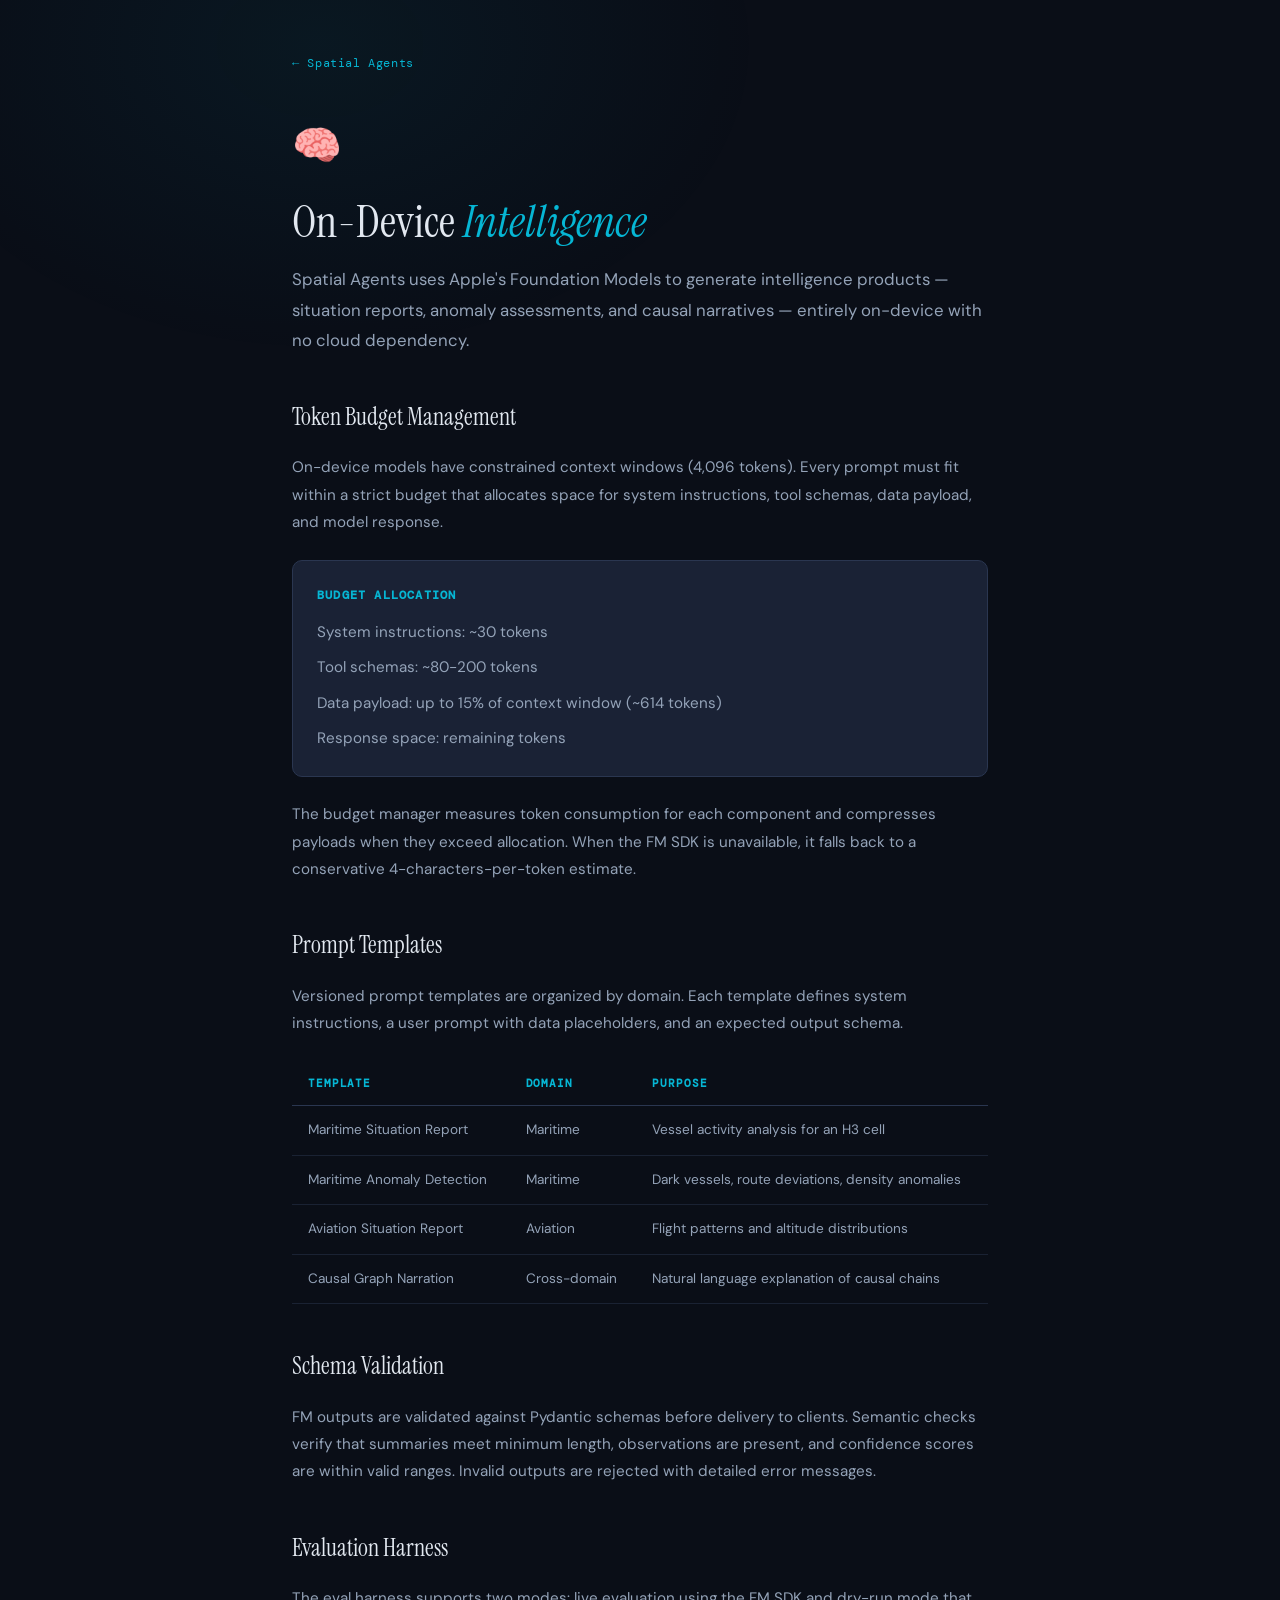
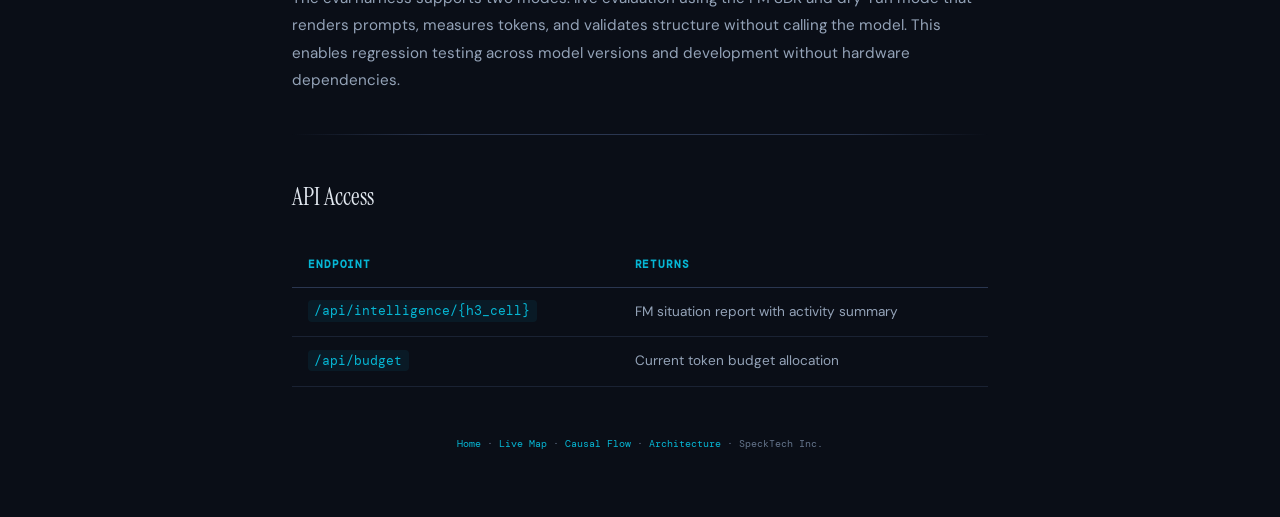
<file: docs/on-device-intelligence.html>
<!DOCTYPE html>
<html lang="en">
<head>
<meta charset="UTF-8">
<meta name="viewport" content="width=device-width, initial-scale=1.0">
<title>On-Device Intelligence — Spatial Agents</title>
<!--
  Version History:
      0.1.0  2026-03-30  Initial on-device intelligence page
      0.2.0  2026-04-26  Maritime Anomaly Detection prompt domain no
                         longer lists "loitering" (vessel_loitering
                         detector retired) — Claude 4.7
-->
<link href="https://fonts.googleapis.com/css2?family=DM+Mono:wght@300;400;500&family=Instrument+Serif:ital@0;1&family=DM+Sans:wght@300;400;500;600;700&display=swap" rel="stylesheet">
<style>
  :root {
    --bg-deep: #0a0e17; --bg-panel: #111827; --bg-card: #1a2235;
    --border: #2a3650; --border-accent: #3b82f6;
    --text-primary: #e2e8f0; --text-secondary: #94a3b8; --text-muted: #64748b;
    --accent-blue: #3b82f6; --accent-cyan: #06b6d4; --accent-emerald: #10b981;
    --accent-amber: #f59e0b;
    --font-display: 'Instrument Serif', serif;
    --font-body: 'DM Sans', sans-serif;
    --font-mono: 'DM Mono', monospace;
  }
  * { margin: 0; padding: 0; box-sizing: border-box; }
  body {
    background: var(--bg-deep); color: var(--text-primary);
    font-family: var(--font-body); line-height: 1.8; overflow-x: hidden;
  }
  body::before {
    content: ''; position: fixed; top: -30%; left: -10%;
    width: 70vw; height: 70vh;
    background: radial-gradient(ellipse, rgba(6,182,212,0.06) 0%, transparent 70%);
    pointer-events: none; z-index: 0;
  }
  .page { position: relative; z-index: 1; max-width: 760px; margin: 0 auto; padding: 3rem 2rem 4rem; }
  .back { font-family: var(--font-mono); font-size: 0.75rem; color: var(--accent-cyan); text-decoration: none; letter-spacing: 0.05em; }
  .back:hover { text-decoration: underline; }
  .icon { font-size: 2.5rem; margin: 2rem 0 1rem; }
  h1 { font-family: var(--font-display); font-size: clamp(2rem, 4vw, 2.8rem); font-weight: 400; line-height: 1.15; margin-bottom: 1rem; }
  h1 em { font-style: italic; color: var(--accent-cyan); }
  .lead { font-size: 1.05rem; color: var(--text-secondary); margin-bottom: 2.5rem; }
  h2 { font-family: var(--font-display); font-size: 1.5rem; font-weight: 400; margin: 2.5rem 0 1rem; color: var(--text-primary); }
  p { color: var(--text-secondary); margin-bottom: 1.25rem; font-size: 0.95rem; }
  .info-card {
    background: var(--bg-card); border: 1px solid var(--border); border-radius: 10px;
    padding: 1.5rem; margin: 1.5rem 0;
  }
  .info-card h3 {
    font-family: var(--font-mono); font-size: 0.75rem; text-transform: uppercase;
    letter-spacing: 0.1em; color: var(--accent-cyan); margin-bottom: 0.75rem;
  }
  .info-card p { margin-bottom: 0.5rem; }
  .info-card p:last-child { margin-bottom: 0; }
  table {
    width: 100%; border-collapse: collapse; margin: 1.5rem 0; font-size: 0.85rem;
  }
  th {
    font-family: var(--font-mono); font-size: 0.7rem; text-transform: uppercase;
    letter-spacing: 0.08em; color: var(--accent-cyan); text-align: left;
    padding: 0.75rem 1rem; border-bottom: 1px solid var(--border);
  }
  td {
    padding: 0.75rem 1rem; color: var(--text-secondary);
    border-bottom: 1px solid rgba(42,54,80,0.5);
  }
  code {
    font-family: var(--font-mono); font-size: 0.8rem; color: var(--accent-cyan);
    background: rgba(6,182,212,0.08); padding: 0.15rem 0.4rem; border-radius: 4px;
  }
  .divider { height: 1px; background: linear-gradient(90deg, transparent, var(--border) 20%, var(--border) 80%, transparent); margin: 2.5rem 0; }
  footer { font-family: var(--font-mono); font-size: 0.65rem; color: var(--text-muted); text-align: center; margin-top: 3rem; }
  footer a { color: var(--accent-cyan); text-decoration: none; }
  @media (max-width: 768px) { .page { padding: 2rem 1.25rem 3rem; } }
</style>
</head>
<body>
<div class="page">

<a href="index.html" class="back">&#8592; Spatial Agents</a>
<div class="icon">&#x1F9E0;</div>
<h1>On-Device <em>Intelligence</em></h1>
<p class="lead">
  Spatial Agents uses Apple's Foundation Models to generate intelligence
  products — situation reports, anomaly assessments, and causal narratives —
  entirely on-device with no cloud dependency.
</p>

<h2>Token Budget Management</h2>
<p>
  On-device models have constrained context windows (4,096 tokens). Every
  prompt must fit within a strict budget that allocates space for system
  instructions, tool schemas, data payload, and model response.
</p>
<div class="info-card">
  <h3>Budget Allocation</h3>
  <p>System instructions: ~30 tokens</p>
  <p>Tool schemas: ~80-200 tokens</p>
  <p>Data payload: up to 15% of context window (~614 tokens)</p>
  <p>Response space: remaining tokens</p>
</div>
<p>
  The budget manager measures token consumption for each component and
  compresses payloads when they exceed allocation. When the FM SDK is
  unavailable, it falls back to a conservative 4-characters-per-token estimate.
</p>

<h2>Prompt Templates</h2>
<p>
  Versioned prompt templates are organized by domain. Each template defines
  system instructions, a user prompt with data placeholders, and an expected
  output schema.
</p>
<table>
  <tr><th>Template</th><th>Domain</th><th>Purpose</th></tr>
  <tr><td>Maritime Situation Report</td><td>Maritime</td><td>Vessel activity analysis for an H3 cell</td></tr>
  <tr><td>Maritime Anomaly Detection</td><td>Maritime</td><td>Dark vessels, route deviations, density anomalies</td></tr>
  <tr><td>Aviation Situation Report</td><td>Aviation</td><td>Flight patterns and altitude distributions</td></tr>
  <tr><td>Causal Graph Narration</td><td>Cross-domain</td><td>Natural language explanation of causal chains</td></tr>
</table>

<h2>Schema Validation</h2>
<p>
  FM outputs are validated against Pydantic schemas before delivery to clients.
  Semantic checks verify that summaries meet minimum length, observations are
  present, and confidence scores are within valid ranges. Invalid outputs are
  rejected with detailed error messages.
</p>

<h2>Evaluation Harness</h2>
<p>
  The eval harness supports two modes: live evaluation using the FM SDK and
  dry-run mode that renders prompts, measures tokens, and validates structure
  without calling the model. This enables regression testing across model
  versions and development without hardware dependencies.
</p>

<div class="divider"></div>

<h2>API Access</h2>
<table>
  <tr><th>Endpoint</th><th>Returns</th></tr>
  <tr><td><code>/api/intelligence/{h3_cell}</code></td><td>FM situation report with activity summary</td></tr>
  <tr><td><code>/api/budget</code></td><td>Current token budget allocation</td></tr>
</table>

<footer>
  <a href="index.html">Home</a> &middot; <a href="map.html">Live Map</a> &middot; <a href="causal-flow.html">Causal Flow</a> &middot; <a href="architecture.html">Architecture</a> &middot; SpeckTech Inc.
</footer>

</div>
</body>
</html>
</file>
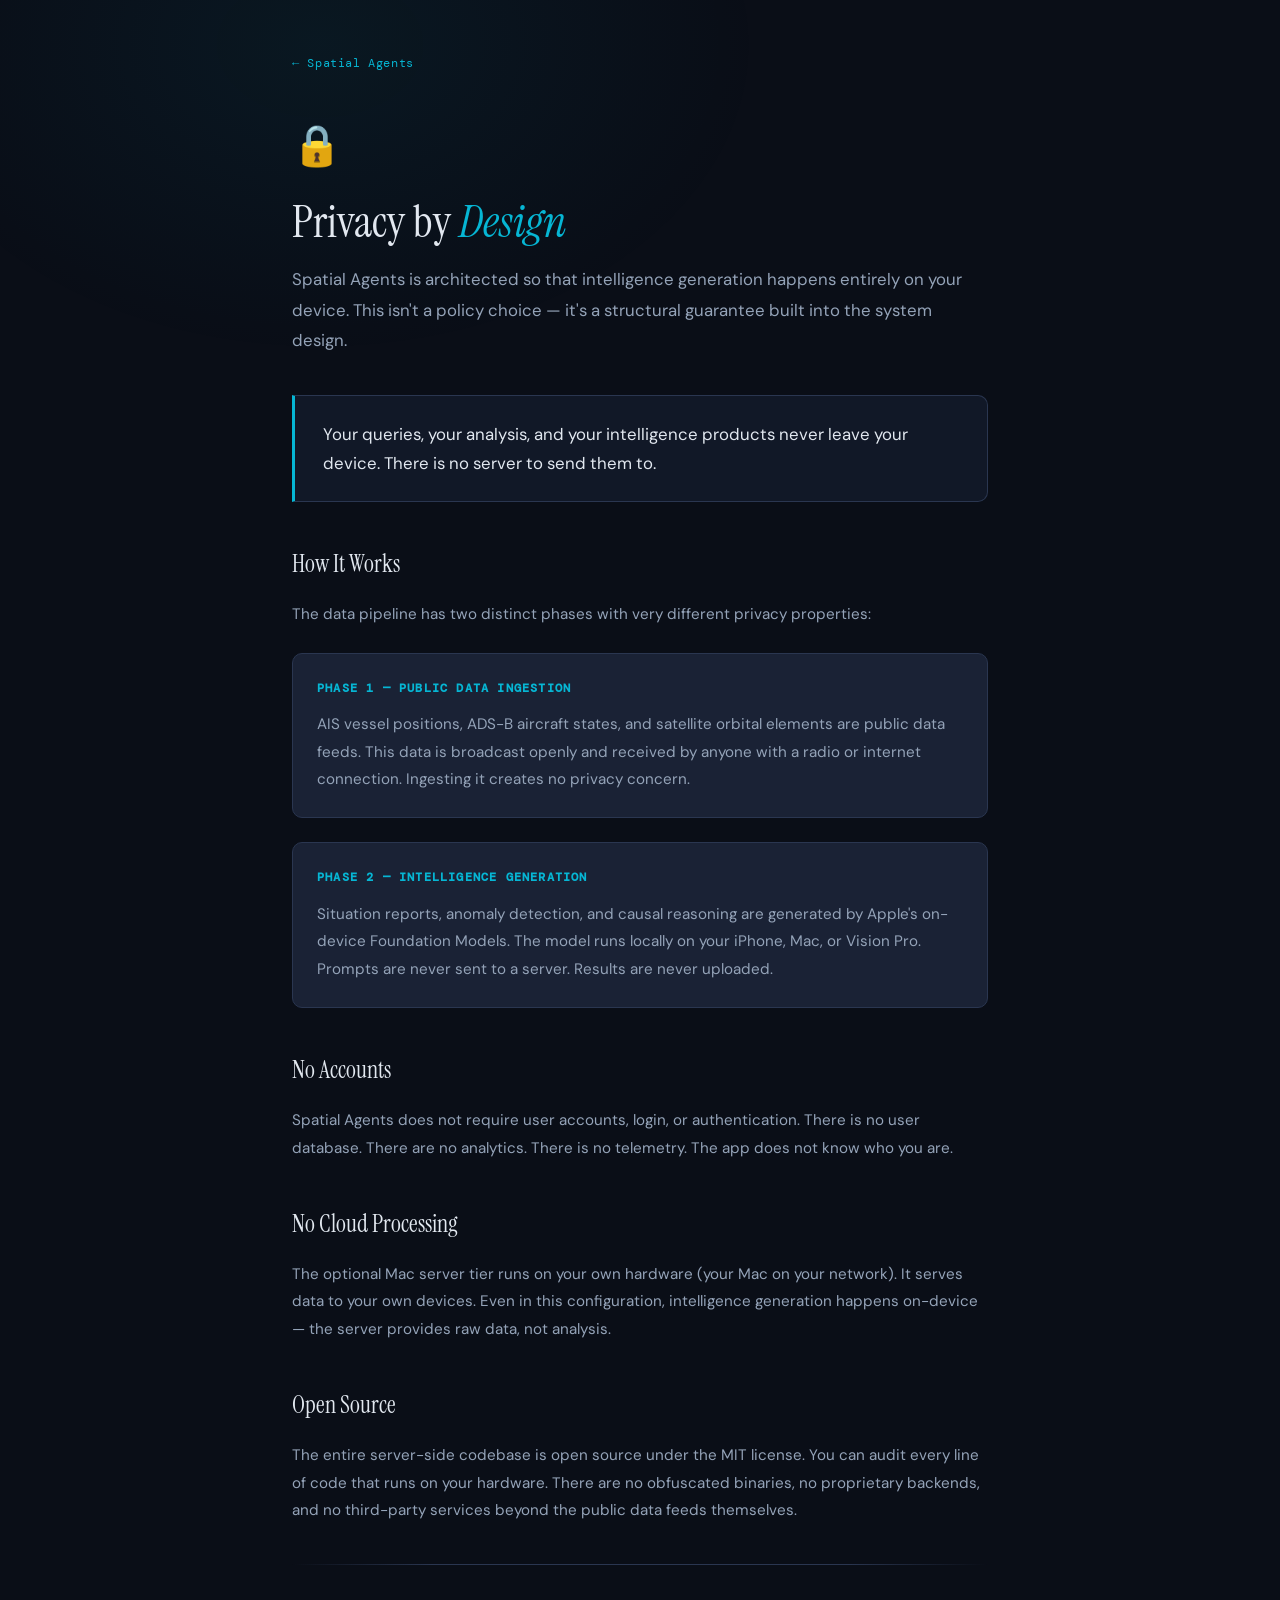
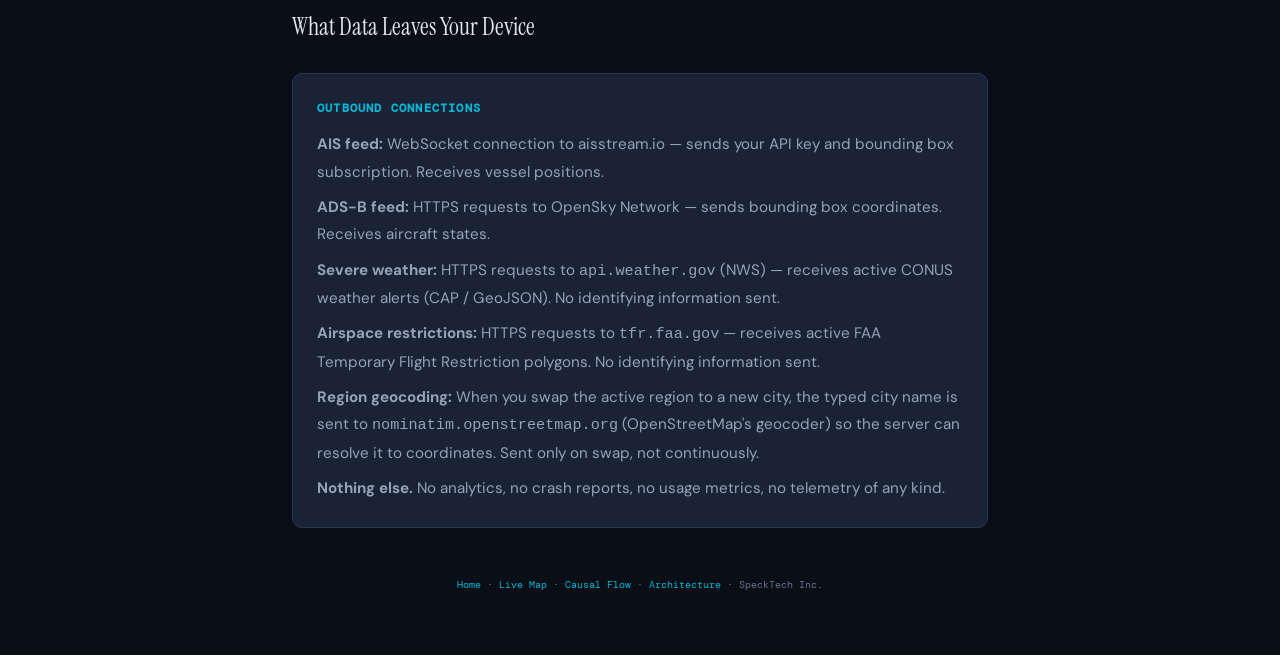
<file: docs/privacy.html>
<!DOCTYPE html>
<html lang="en">
<head>
<meta charset="UTF-8">
<meta name="viewport" content="width=device-width, initial-scale=1.0">
<title>Privacy by Design — Spatial Agents</title>
<!--
  Version History:
      0.1.0  2026-03-30  Initial privacy page
      0.2.0  2026-04-26  Outbound Connections expanded — added NWS
                         (api.weather.gov), FAA TFR (tfr.faa.gov),
                         and Nominatim geocoder (nominatim.openstreet
                         map.org, on swap only) — Claude 4.7
-->
<link href="https://fonts.googleapis.com/css2?family=DM+Mono:wght@300;400;500&family=Instrument+Serif:ital@0;1&family=DM+Sans:wght@300;400;500;600;700&display=swap" rel="stylesheet">
<style>
  :root {
    --bg-deep: #0a0e17; --bg-panel: #111827; --bg-card: #1a2235;
    --border: #2a3650; --border-accent: #3b82f6;
    --text-primary: #e2e8f0; --text-secondary: #94a3b8; --text-muted: #64748b;
    --accent-blue: #3b82f6; --accent-cyan: #06b6d4; --accent-emerald: #10b981;
    --accent-amber: #f59e0b;
    --font-display: 'Instrument Serif', serif;
    --font-body: 'DM Sans', sans-serif;
    --font-mono: 'DM Mono', monospace;
  }
  * { margin: 0; padding: 0; box-sizing: border-box; }
  body {
    background: var(--bg-deep); color: var(--text-primary);
    font-family: var(--font-body); line-height: 1.8; overflow-x: hidden;
  }
  body::before {
    content: ''; position: fixed; top: -30%; left: -10%;
    width: 70vw; height: 70vh;
    background: radial-gradient(ellipse, rgba(6,182,212,0.06) 0%, transparent 70%);
    pointer-events: none; z-index: 0;
  }
  .page { position: relative; z-index: 1; max-width: 760px; margin: 0 auto; padding: 3rem 2rem 4rem; }
  .back { font-family: var(--font-mono); font-size: 0.75rem; color: var(--accent-cyan); text-decoration: none; letter-spacing: 0.05em; }
  .back:hover { text-decoration: underline; }
  .icon { font-size: 2.5rem; margin: 2rem 0 1rem; }
  h1 { font-family: var(--font-display); font-size: clamp(2rem, 4vw, 2.8rem); font-weight: 400; line-height: 1.15; margin-bottom: 1rem; }
  h1 em { font-style: italic; color: var(--accent-cyan); }
  .lead { font-size: 1.05rem; color: var(--text-secondary); margin-bottom: 2.5rem; }
  h2 { font-family: var(--font-display); font-size: 1.5rem; font-weight: 400; margin: 2.5rem 0 1rem; color: var(--text-primary); }
  p { color: var(--text-secondary); margin-bottom: 1.25rem; font-size: 0.95rem; }
  .info-card {
    background: var(--bg-card); border: 1px solid var(--border); border-radius: 10px;
    padding: 1.5rem; margin: 1.5rem 0;
  }
  .info-card h3 {
    font-family: var(--font-mono); font-size: 0.75rem; text-transform: uppercase;
    letter-spacing: 0.1em; color: var(--accent-cyan); margin-bottom: 0.75rem;
  }
  .info-card p { margin-bottom: 0.5rem; }
  .info-card p:last-child { margin-bottom: 0; }
  .highlight-block {
    background: var(--bg-panel); border: 1px solid var(--border); border-left: 3px solid var(--accent-cyan);
    border-radius: 0 10px 10px 0; padding: 1.5rem 1.75rem; margin: 1.5rem 0;
    font-size: 1.05rem; color: var(--text-primary); line-height: 1.7;
  }
  .divider { height: 1px; background: linear-gradient(90deg, transparent, var(--border) 20%, var(--border) 80%, transparent); margin: 2.5rem 0; }
  footer { font-family: var(--font-mono); font-size: 0.65rem; color: var(--text-muted); text-align: center; margin-top: 3rem; }
  footer a { color: var(--accent-cyan); text-decoration: none; }
  @media (max-width: 768px) { .page { padding: 2rem 1.25rem 3rem; } }
</style>
</head>
<body>
<div class="page">

<a href="index.html" class="back">&#8592; Spatial Agents</a>
<div class="icon">&#x1F512;</div>
<h1>Privacy by <em>Design</em></h1>
<p class="lead">
  Spatial Agents is architected so that intelligence generation happens
  entirely on your device. This isn't a policy choice — it's a structural
  guarantee built into the system design.
</p>

<div class="highlight-block">
  Your queries, your analysis, and your intelligence products never leave
  your device. There is no server to send them to.
</div>

<h2>How It Works</h2>
<p>
  The data pipeline has two distinct phases with very different privacy
  properties:
</p>

<div class="info-card">
  <h3>Phase 1 — Public Data Ingestion</h3>
  <p>AIS vessel positions, ADS-B aircraft states, and satellite orbital
     elements are public data feeds. This data is broadcast openly and
     received by anyone with a radio or internet connection. Ingesting
     it creates no privacy concern.</p>
</div>

<div class="info-card">
  <h3>Phase 2 — Intelligence Generation</h3>
  <p>Situation reports, anomaly detection, and causal reasoning are generated
     by Apple's on-device Foundation Models. The model runs locally on
     your iPhone, Mac, or Vision Pro. Prompts are never sent to a server.
     Results are never uploaded.</p>
</div>

<h2>No Accounts</h2>
<p>
  Spatial Agents does not require user accounts, login, or authentication.
  There is no user database. There are no analytics. There is no telemetry.
  The app does not know who you are.
</p>

<h2>No Cloud Processing</h2>
<p>
  The optional Mac server tier runs on your own hardware (your Mac on your
  network). It serves data to your own devices. Even in this configuration,
  intelligence generation happens on-device — the server provides raw data,
  not analysis.
</p>

<h2>Open Source</h2>
<p>
  The entire server-side codebase is open source under the MIT license. You
  can audit every line of code that runs on your hardware. There are no
  obfuscated binaries, no proprietary backends, and no third-party services
  beyond the public data feeds themselves.
</p>

<div class="divider"></div>

<h2>What Data Leaves Your Device</h2>
<div class="info-card">
  <h3>Outbound Connections</h3>
  <p><strong>AIS feed:</strong> WebSocket connection to aisstream.io — sends your API key and bounding box subscription. Receives vessel positions.</p>
  <p><strong>ADS-B feed:</strong> HTTPS requests to OpenSky Network — sends bounding box coordinates. Receives aircraft states.</p>
  <p><strong>Severe weather:</strong> HTTPS requests to <code>api.weather.gov</code> (NWS) — receives active CONUS weather alerts (CAP / GeoJSON). No identifying information sent.</p>
  <p><strong>Airspace restrictions:</strong> HTTPS requests to <code>tfr.faa.gov</code> — receives active FAA Temporary Flight Restriction polygons. No identifying information sent.</p>
  <p><strong>Region geocoding:</strong> When you swap the active region to a new city, the typed city name is sent to <code>nominatim.openstreetmap.org</code> (OpenStreetMap's geocoder) so the server can resolve it to coordinates. Sent only on swap, not continuously.</p>
  <p><strong>Nothing else.</strong> No analytics, no crash reports, no usage metrics, no telemetry of any kind.</p>
</div>

<footer>
  <a href="index.html">Home</a> &middot; <a href="map.html">Live Map</a> &middot; <a href="causal-flow.html">Causal Flow</a> &middot; <a href="architecture.html">Architecture</a> &middot; SpeckTech Inc.
</footer>

</div>
</body>
</html>
</file>
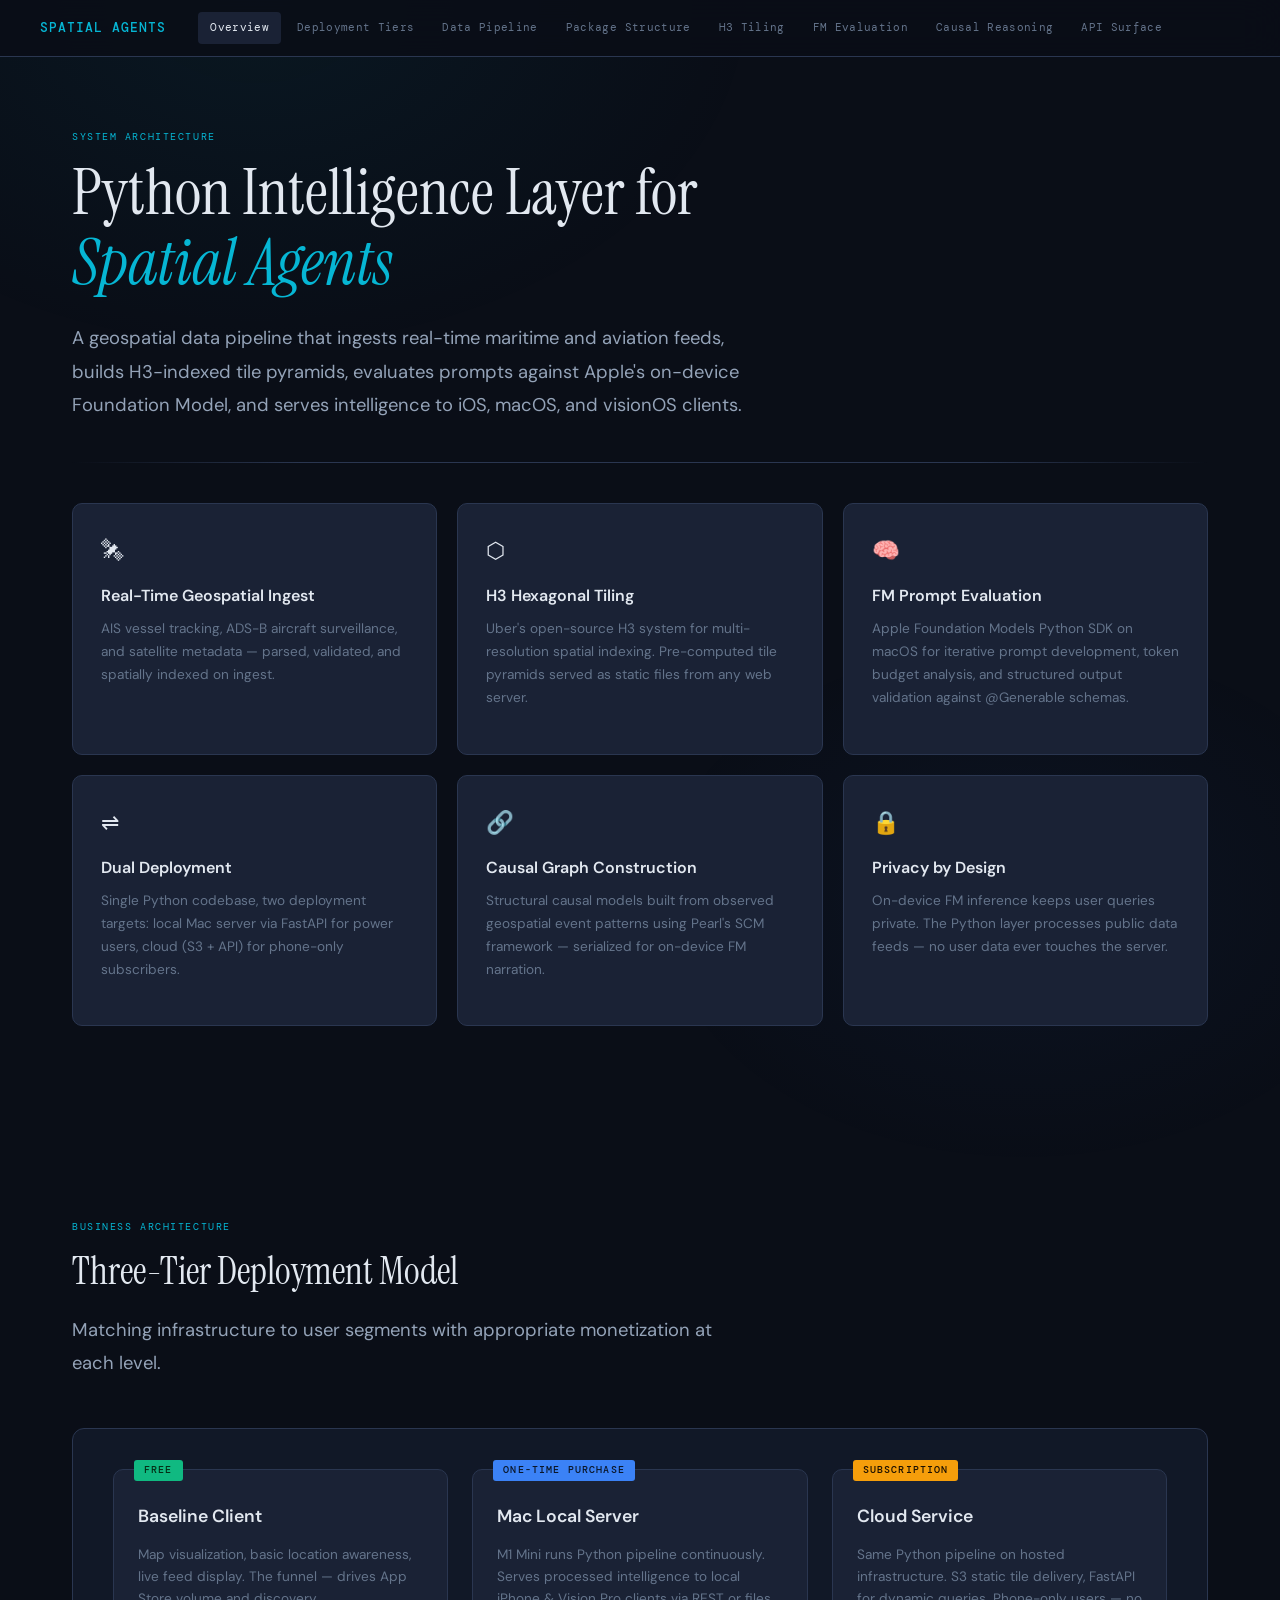
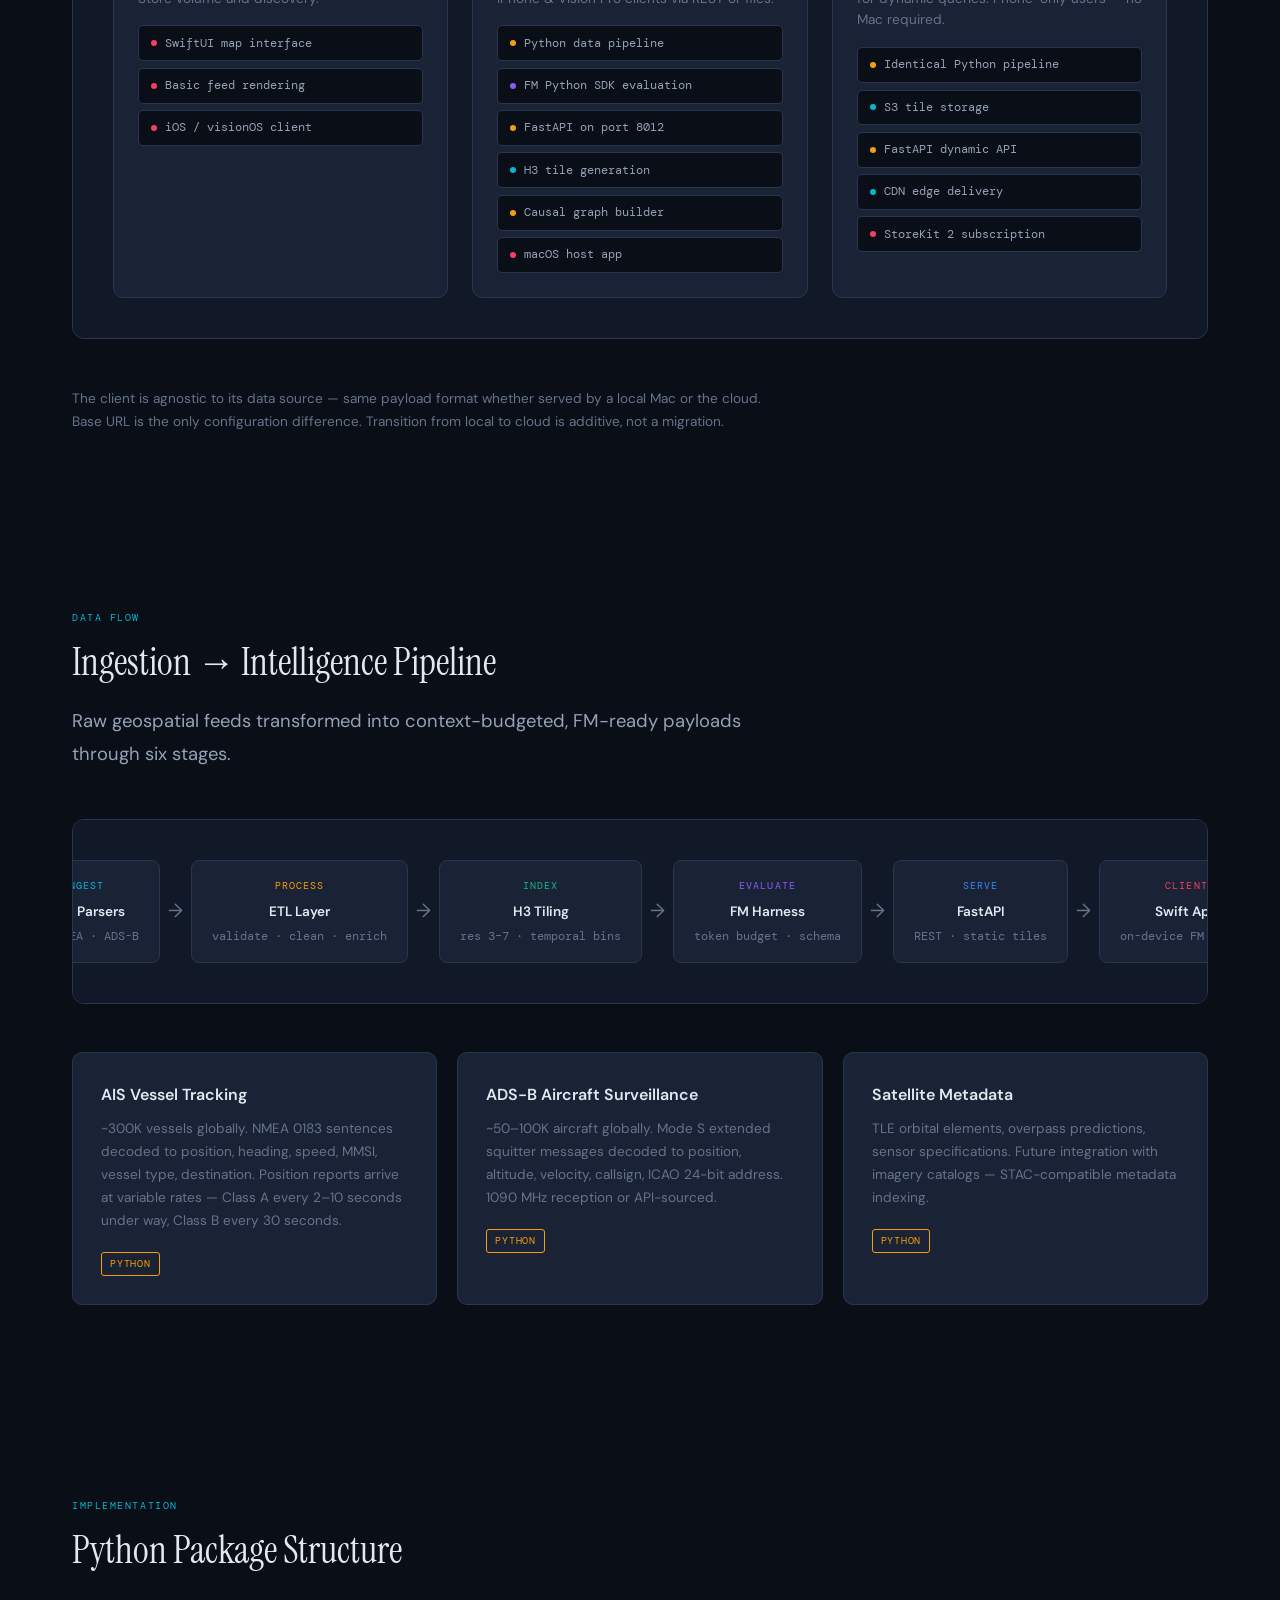
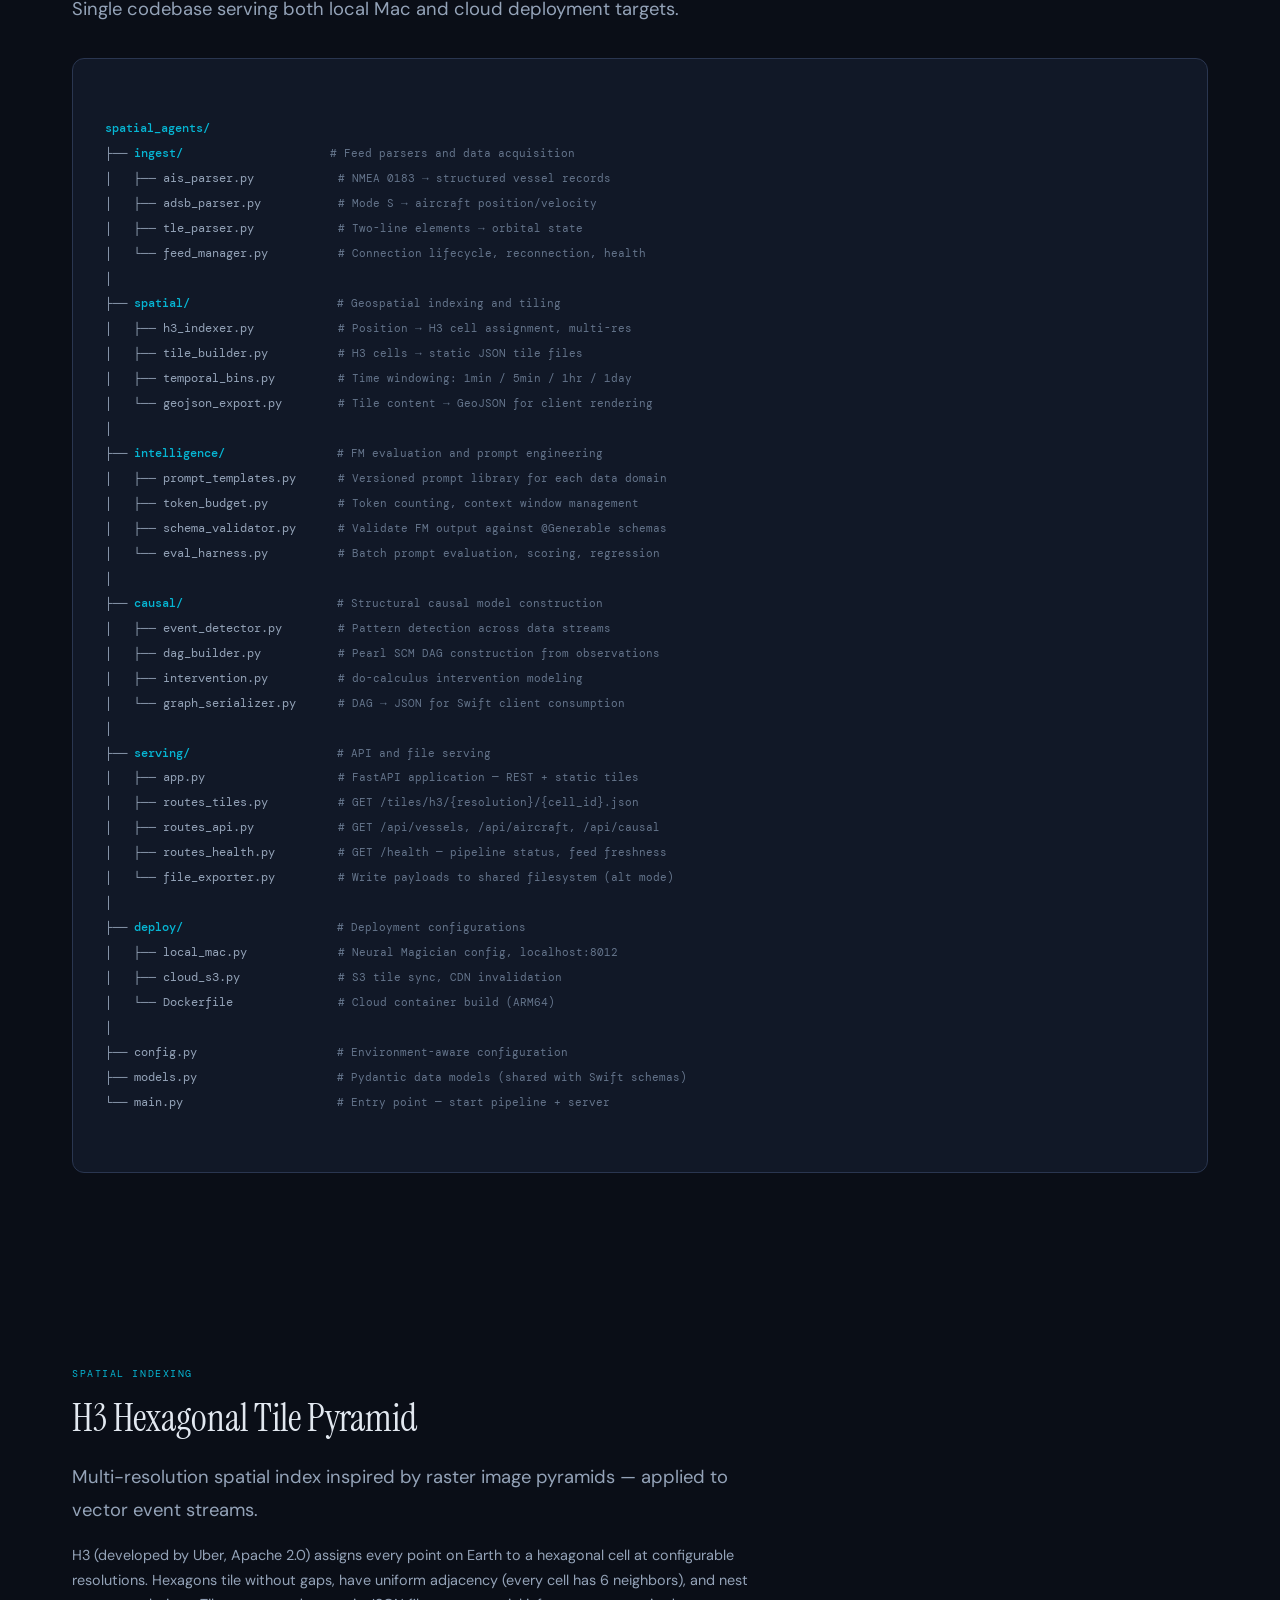
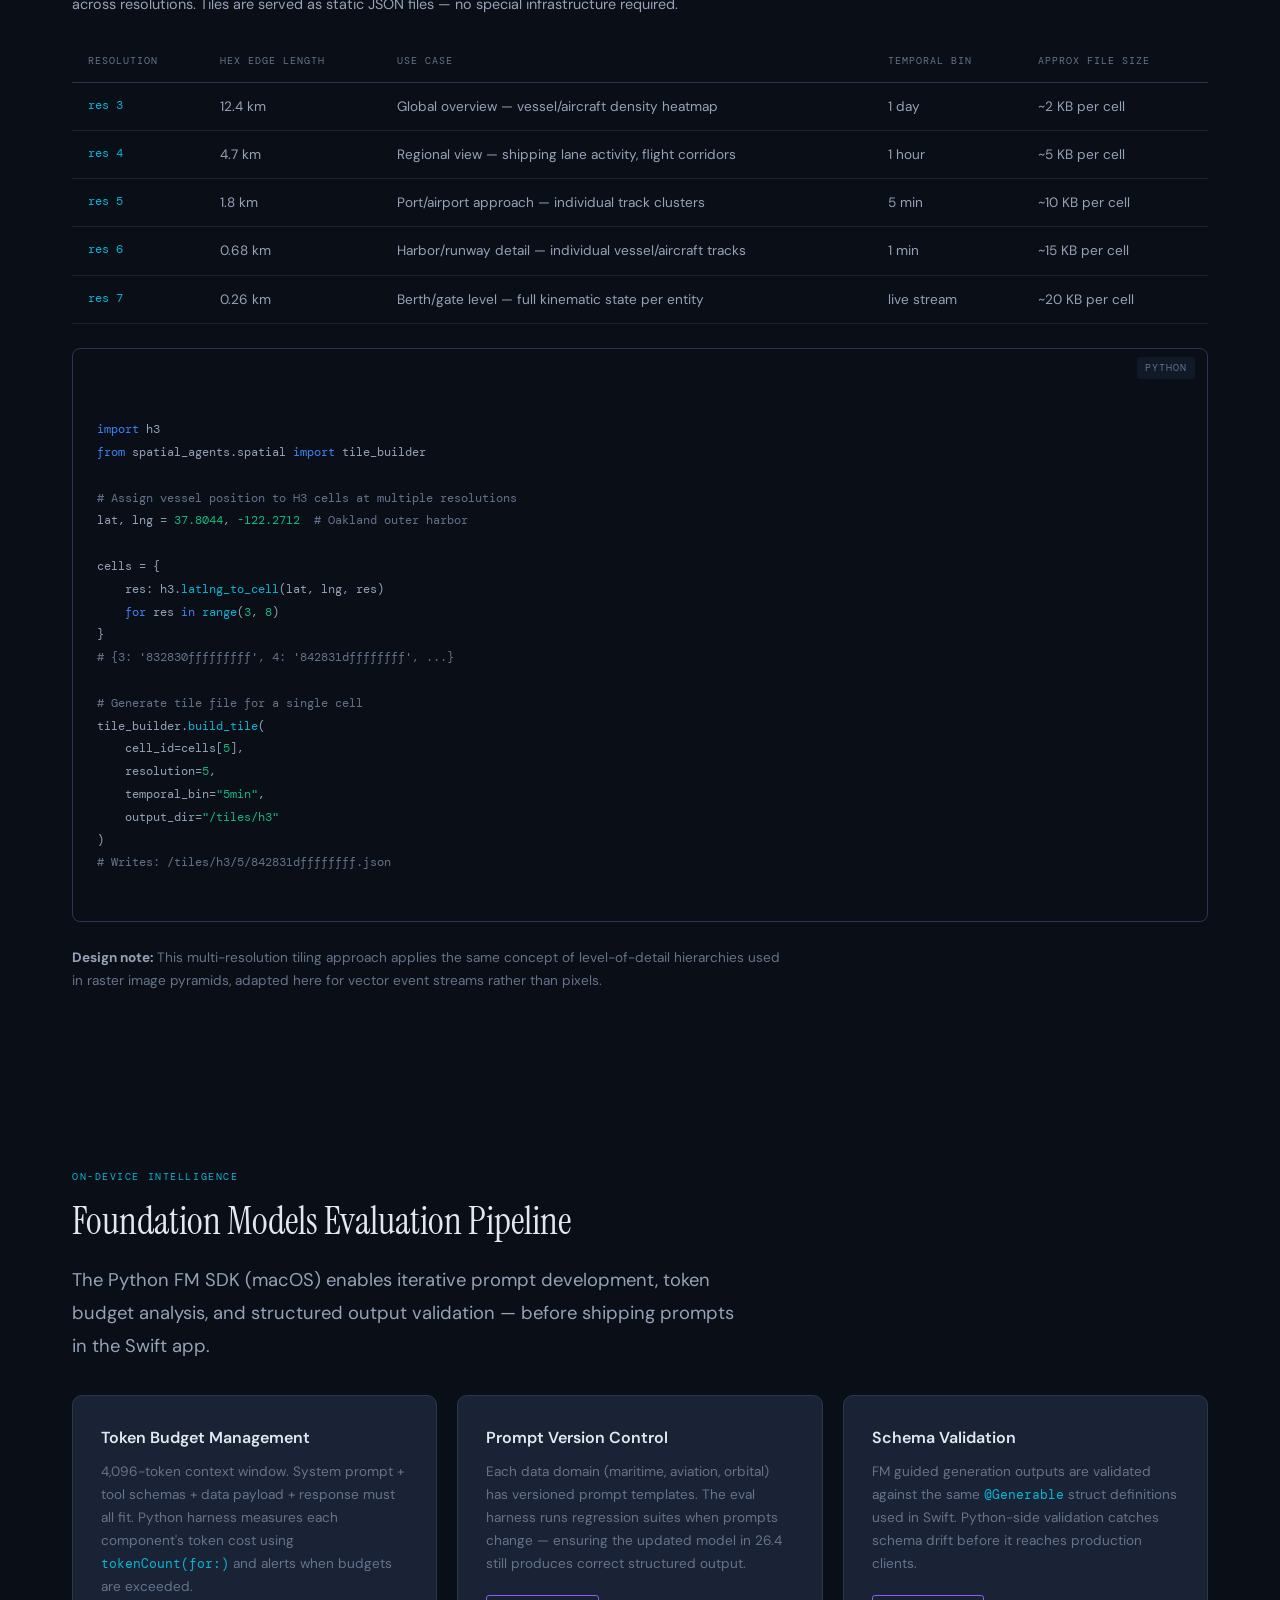
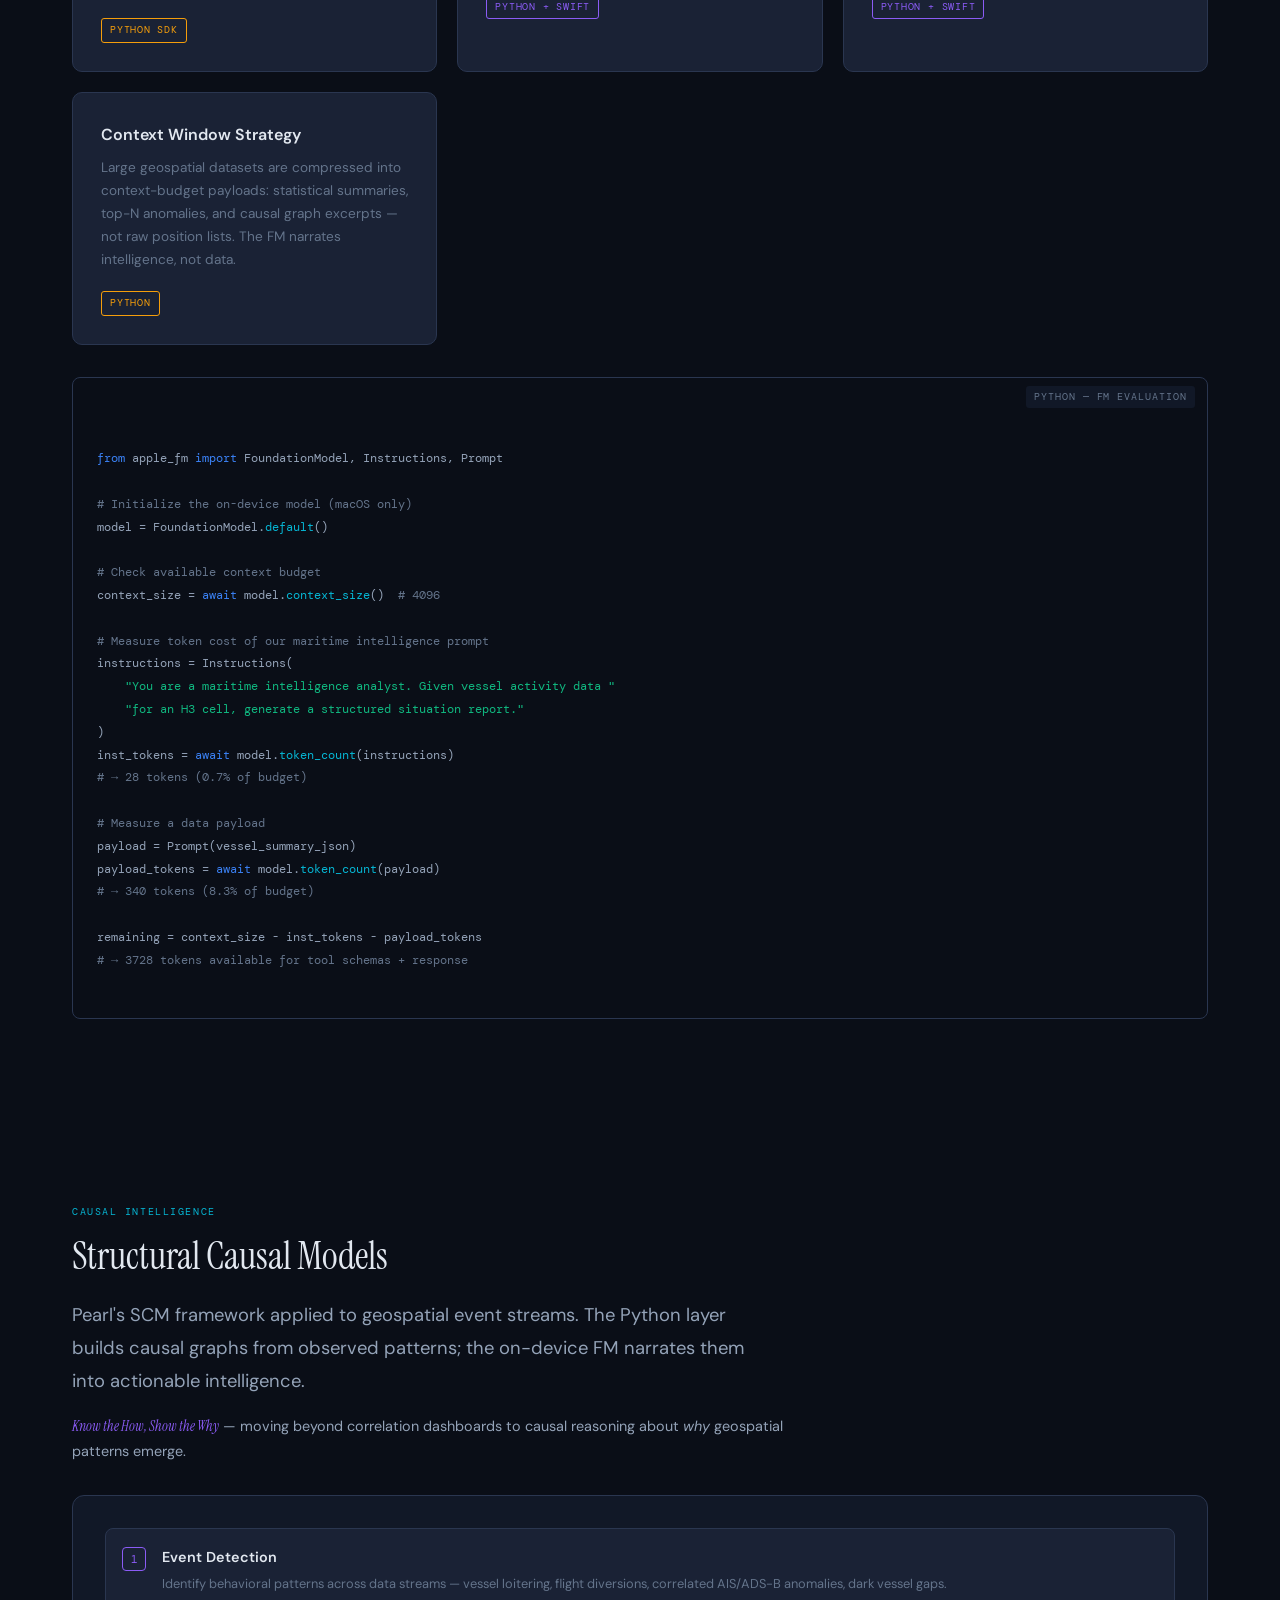
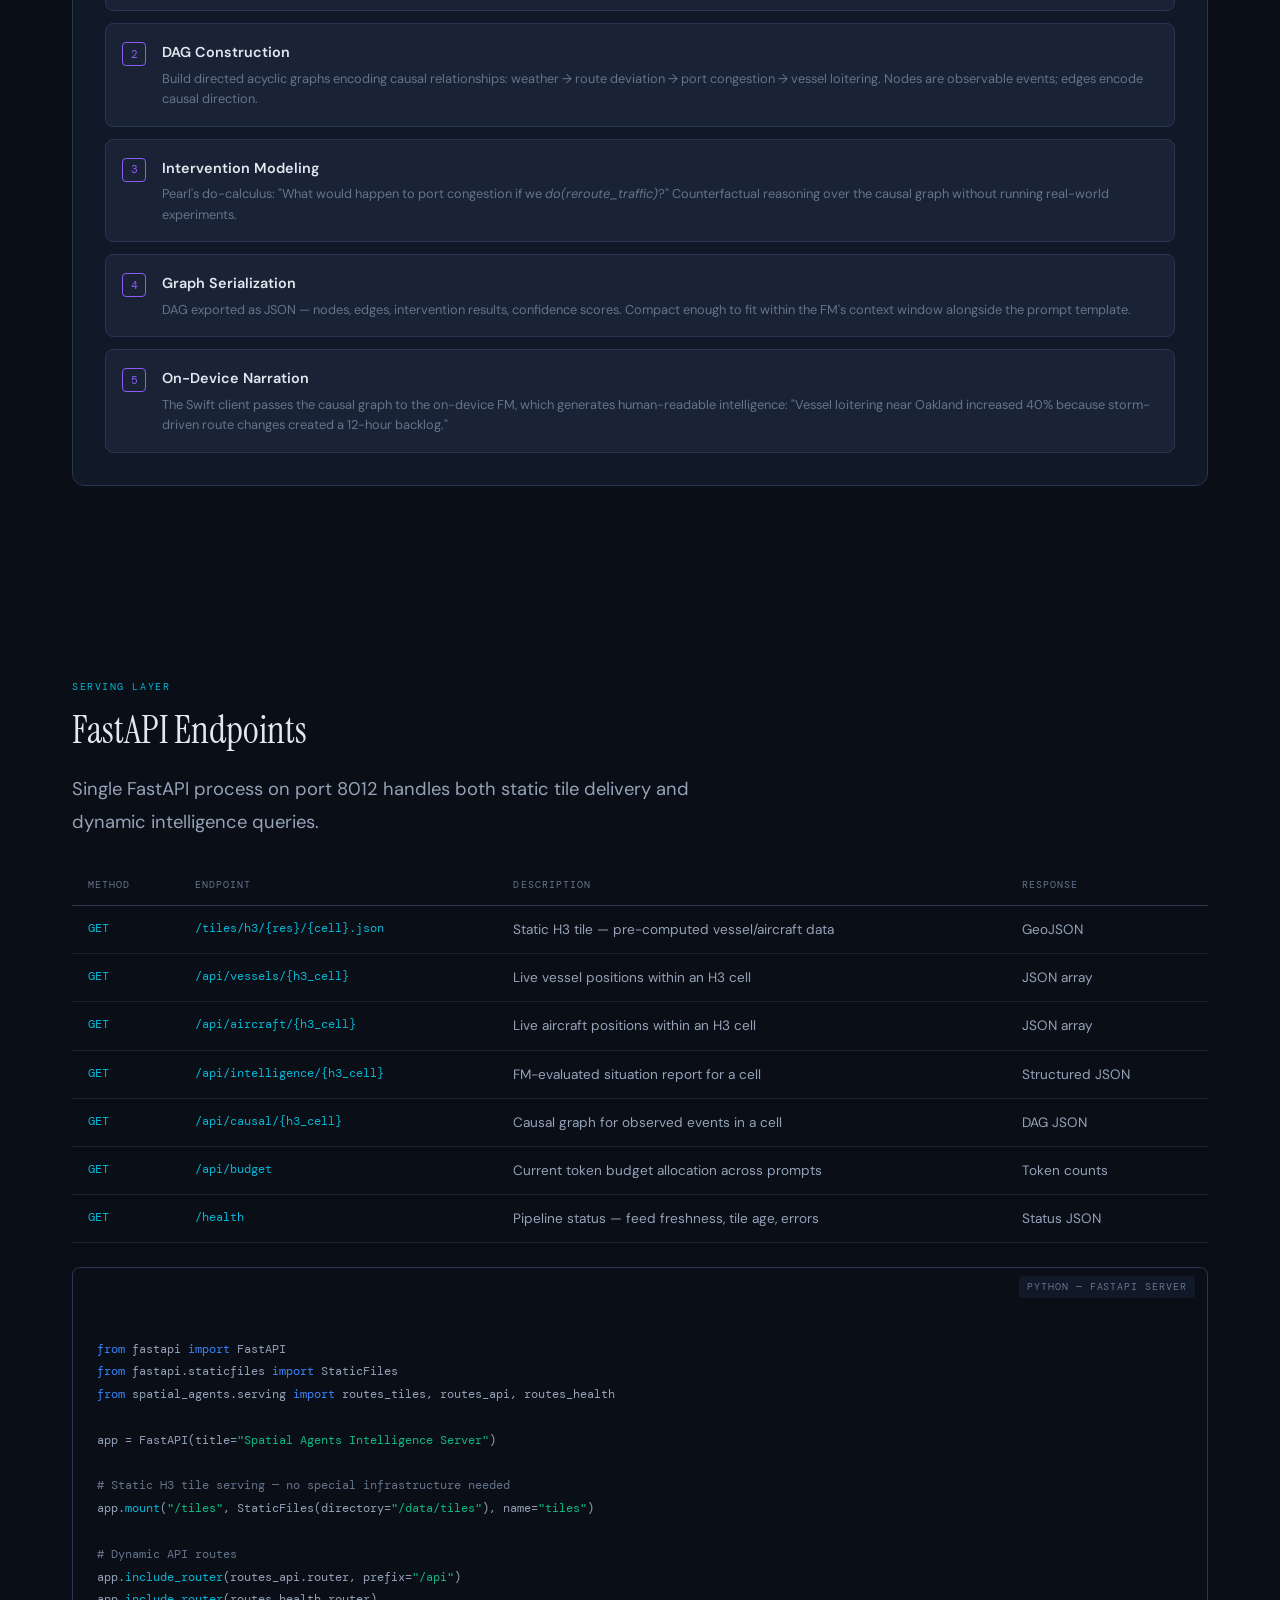
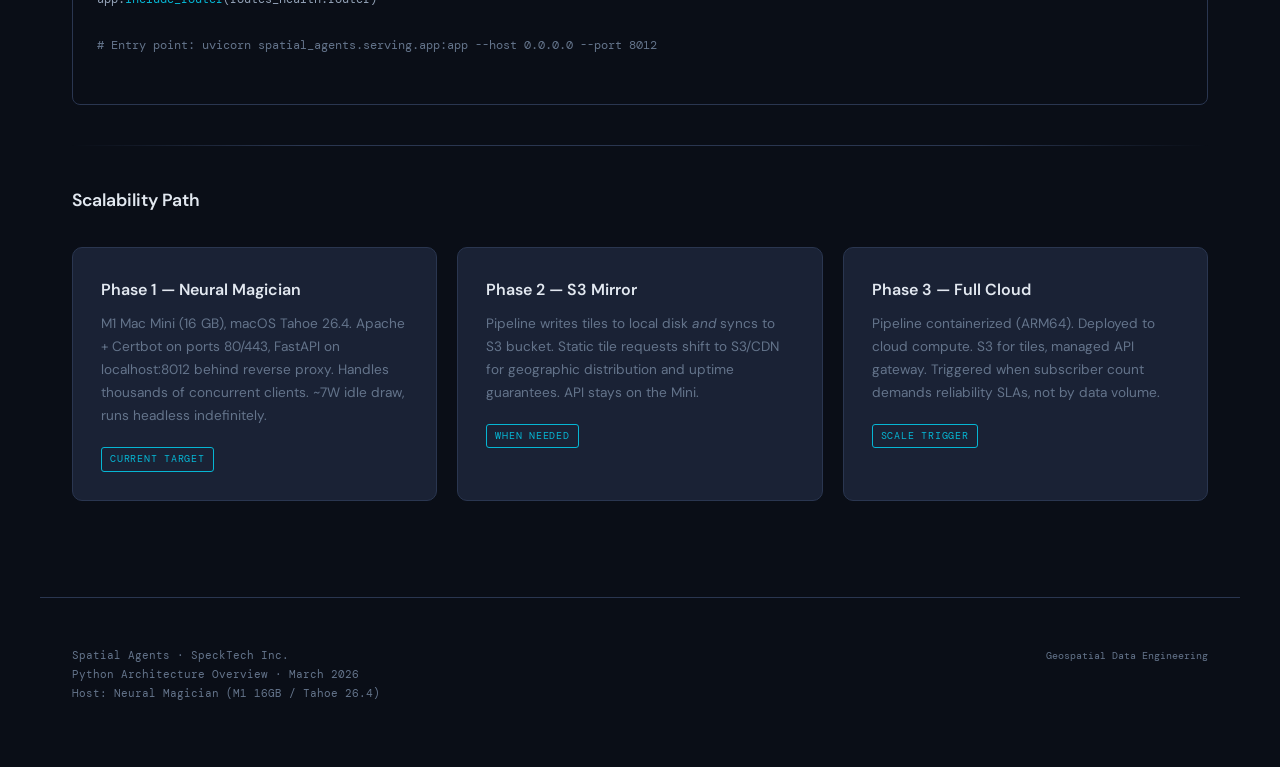
<file: docs/spatial-agents-arch.html>
<!DOCTYPE html>
<!--
  spatial-agents-arch.html
  Spatial Agents — Python Architecture Overview

  Interactive single-page architecture document for interview presentation.
  Covers system overview, three-tier deployment model, data pipeline flow,
  Python package structure, H3 hexagonal tiling scheme, Foundation Models
  evaluation pipeline, Pearl SCM causal reasoning chain, and FastAPI
  endpoint surface with scalability path.

  Version History:
      0.1.0  2026-03-28  Initial architecture document — 8 navigable sections,
                         responsive design, scroll-based nav highlighting
      0.1.1  2026-03-28  Updated for Neural Magician host, fixed package tree
                         and code block rendering (added white-space: pre)
      0.1.2  2026-03-28  Updated to SpeckTech Inc., removed external company
                         references and NITF lineage note
-->
<html lang="en">
<head>
<meta charset="UTF-8">
<meta name="viewport" content="width=device-width, initial-scale=1.0">
<title>Spatial Agents — Python Architecture</title>
<link href="https://fonts.googleapis.com/css2?family=DM+Mono:wght@300;400;500&family=Instrument+Serif:ital@0;1&family=DM+Sans:wght@300;400;500;600;700&display=swap" rel="stylesheet">
<style>
  :root {
    --bg-deep: #0a0e17;
    --bg-panel: #111827;
    --bg-card: #1a2235;
    --bg-card-hover: #1f2a40;
    --border: #2a3650;
    --border-accent: #3b82f6;
    --text-primary: #e2e8f0;
    --text-secondary: #94a3b8;
    --text-muted: #64748b;
    --accent-blue: #3b82f6;
    --accent-cyan: #06b6d4;
    --accent-emerald: #10b981;
    --accent-amber: #f59e0b;
    --accent-rose: #f43f5e;
    --accent-violet: #8b5cf6;
    --glow-blue: rgba(59, 130, 246, 0.15);
    --glow-cyan: rgba(6, 182, 212, 0.12);
    --font-display: 'Instrument Serif', serif;
    --font-body: 'DM Sans', sans-serif;
    --font-mono: 'DM Mono', monospace;
  }

  * { margin: 0; padding: 0; box-sizing: border-box; }

  html { scroll-behavior: smooth; }

  body {
    background: var(--bg-deep);
    color: var(--text-primary);
    font-family: var(--font-body);
    line-height: 1.7;
    overflow-x: hidden;
  }

  /* --- Ambient Background --- */
  body::before {
    content: '';
    position: fixed;
    top: -40%; left: -20%;
    width: 80vw; height: 80vh;
    background: radial-gradient(ellipse, rgba(6, 182, 212, 0.06) 0%, transparent 70%);
    pointer-events: none;
    z-index: 0;
  }
  body::after {
    content: '';
    position: fixed;
    bottom: -30%; right: -10%;
    width: 60vw; height: 60vh;
    background: radial-gradient(ellipse, rgba(59, 130, 246, 0.05) 0%, transparent 70%);
    pointer-events: none;
    z-index: 0;
  }

  /* --- Navigation --- */
  nav {
    position: fixed;
    top: 0; left: 0; right: 0;
    z-index: 100;
    background: rgba(10, 14, 23, 0.85);
    backdrop-filter: blur(20px);
    border-bottom: 1px solid var(--border);
    padding: 0 2rem;
  }
  nav .nav-inner {
    max-width: 1200px;
    margin: 0 auto;
    display: flex;
    align-items: center;
    gap: 2rem;
    height: 56px;
  }
  nav .logo {
    font-family: var(--font-mono);
    font-size: 0.8rem;
    font-weight: 500;
    color: var(--accent-cyan);
    letter-spacing: 0.08em;
    white-space: nowrap;
    text-transform: uppercase;
  }
  nav .nav-links {
    display: flex;
    gap: 0.25rem;
    overflow-x: auto;
    -webkit-overflow-scrolling: touch;
    scrollbar-width: none;
  }
  nav .nav-links::-webkit-scrollbar { display: none; }
  nav .nav-links a {
    font-family: var(--font-mono);
    font-size: 0.7rem;
    color: var(--text-muted);
    text-decoration: none;
    padding: 0.4rem 0.75rem;
    border-radius: 4px;
    white-space: nowrap;
    transition: all 0.2s;
    letter-spacing: 0.03em;
  }
  nav .nav-links a:hover, nav .nav-links a.active {
    color: var(--text-primary);
    background: var(--bg-card);
  }

  /* --- Sections --- */
  section {
    position: relative;
    z-index: 1;
    max-width: 1200px;
    margin: 0 auto;
    padding: 6rem 2rem 4rem;
  }
  section:first-of-type { padding-top: 8rem; }

  .section-label {
    font-family: var(--font-mono);
    font-size: 0.65rem;
    text-transform: uppercase;
    letter-spacing: 0.15em;
    color: var(--accent-cyan);
    margin-bottom: 0.75rem;
  }

  h1 {
    font-family: var(--font-display);
    font-size: clamp(2.5rem, 5vw, 4rem);
    font-weight: 400;
    line-height: 1.1;
    color: var(--text-primary);
    margin-bottom: 1.5rem;
  }
  h1 em {
    font-style: italic;
    color: var(--accent-cyan);
  }

  h2 {
    font-family: var(--font-display);
    font-size: clamp(1.8rem, 3vw, 2.4rem);
    font-weight: 400;
    line-height: 1.2;
    color: var(--text-primary);
    margin-bottom: 1.25rem;
  }

  h3 {
    font-family: var(--font-body);
    font-size: 1.1rem;
    font-weight: 600;
    color: var(--text-primary);
    margin-bottom: 0.5rem;
  }

  .subtitle {
    font-size: 1.15rem;
    color: var(--text-secondary);
    max-width: 680px;
    line-height: 1.8;
  }

  p { color: var(--text-secondary); margin-bottom: 1rem; }

  /* --- Dividers --- */
  .divider {
    height: 1px;
    background: linear-gradient(90deg, transparent, var(--border) 20%, var(--border) 80%, transparent);
    margin: 1rem 0;
  }

  /* --- Architecture Diagram --- */
  .arch-diagram {
    margin: 3rem 0;
    padding: 2.5rem;
    background: var(--bg-panel);
    border: 1px solid var(--border);
    border-radius: 12px;
    overflow-x: auto;
  }

  .arch-tiers {
    display: grid;
    grid-template-columns: 1fr 1fr 1fr;
    gap: 1.5rem;
    min-width: 800px;
  }

  .tier {
    border: 1px solid var(--border);
    border-radius: 10px;
    padding: 1.5rem;
    background: var(--bg-card);
    position: relative;
    transition: border-color 0.3s;
  }
  .tier:hover { border-color: var(--border-accent); }

  .tier-badge {
    position: absolute;
    top: -10px;
    left: 1.25rem;
    font-family: var(--font-mono);
    font-size: 0.6rem;
    text-transform: uppercase;
    letter-spacing: 0.12em;
    padding: 2px 10px;
    border-radius: 3px;
    font-weight: 500;
  }
  .tier-badge.free { background: var(--accent-emerald); color: #052e16; }
  .tier-badge.purchase { background: var(--accent-blue); color: #0a1628; }
  .tier-badge.subscription { background: var(--accent-amber); color: #1a0f00; }

  .tier h3 {
    margin-top: 0.5rem;
    margin-bottom: 0.75rem;
  }

  .tier-desc {
    font-size: 0.85rem;
    color: var(--text-muted);
    margin-bottom: 1rem;
    line-height: 1.6;
  }

  .tier-stack {
    display: flex;
    flex-direction: column;
    gap: 0.4rem;
  }

  .stack-item {
    font-family: var(--font-mono);
    font-size: 0.72rem;
    padding: 0.45rem 0.75rem;
    background: var(--bg-deep);
    border: 1px solid var(--border);
    border-radius: 5px;
    color: var(--text-secondary);
    display: flex;
    align-items: center;
    gap: 0.5rem;
  }
  .stack-item .dot {
    width: 6px; height: 6px;
    border-radius: 50%;
    flex-shrink: 0;
  }
  .dot.python { background: var(--accent-amber); }
  .dot.swift { background: var(--accent-rose); }
  .dot.infra { background: var(--accent-cyan); }
  .dot.fm { background: var(--accent-violet); }

  /* --- Flow Diagram --- */
  .flow-container {
    margin: 3rem 0;
    padding: 2.5rem;
    background: var(--bg-panel);
    border: 1px solid var(--border);
    border-radius: 12px;
    overflow-x: auto;
  }

  .flow-row {
    display: flex;
    align-items: center;
    gap: 0;
    min-width: 900px;
    justify-content: center;
  }

  .flow-node {
    padding: 1rem 1.25rem;
    border-radius: 8px;
    border: 1px solid var(--border);
    background: var(--bg-card);
    text-align: center;
    min-width: 140px;
    transition: all 0.3s;
    flex-shrink: 0;
  }
  .flow-node:hover {
    border-color: var(--border-accent);
    transform: translateY(-2px);
    box-shadow: 0 8px 24px rgba(0,0,0,0.3);
  }
  .flow-node .node-label {
    font-family: var(--font-mono);
    font-size: 0.65rem;
    text-transform: uppercase;
    letter-spacing: 0.1em;
    margin-bottom: 0.3rem;
  }
  .flow-node .node-title {
    font-weight: 600;
    font-size: 0.85rem;
    color: var(--text-primary);
  }
  .flow-node .node-detail {
    font-size: 0.72rem;
    color: var(--text-muted);
    margin-top: 0.25rem;
    font-family: var(--font-mono);
  }
  .flow-node.ingest .node-label { color: var(--accent-cyan); }
  .flow-node.process .node-label { color: var(--accent-amber); }
  .flow-node.index .node-label { color: var(--accent-emerald); }
  .flow-node.eval .node-label { color: var(--accent-violet); }
  .flow-node.serve .node-label { color: var(--accent-blue); }
  .flow-node.client .node-label { color: var(--accent-rose); }

  .flow-arrow {
    font-size: 1.2rem;
    color: var(--text-muted);
    padding: 0 0.5rem;
    flex-shrink: 0;
    user-select: none;
  }

  /* --- Package Tree --- */
  .package-tree {
    margin: 2rem 0;
    padding: 2rem;
    background: var(--bg-panel);
    border: 1px solid var(--border);
    border-radius: 12px;
    font-family: var(--font-mono);
    font-size: 0.78rem;
    line-height: 2;
    color: var(--text-secondary);
    overflow-x: auto;
    white-space: pre;
  }
  .package-tree .dir {
    color: var(--accent-cyan);
    font-weight: 500;
  }
  .package-tree .file {
    color: var(--text-secondary);
  }
  .package-tree .comment {
    color: var(--text-muted);
    font-size: 0.7rem;
  }

  /* --- Cards Grid --- */
  .cards-grid {
    display: grid;
    grid-template-columns: repeat(auto-fit, minmax(320px, 1fr));
    gap: 1.25rem;
    margin: 2rem 0;
  }

  .card {
    background: var(--bg-card);
    border: 1px solid var(--border);
    border-radius: 10px;
    padding: 1.75rem;
    transition: all 0.3s;
  }
  .card:hover {
    border-color: var(--border-accent);
    background: var(--bg-card-hover);
    transform: translateY(-2px);
    box-shadow: 0 8px 32px rgba(0,0,0,0.3);
  }
  .card-icon {
    font-size: 1.4rem;
    margin-bottom: 0.75rem;
  }
  .card h3 { font-size: 1rem; }
  .card p {
    font-size: 0.85rem;
    color: var(--text-muted);
    line-height: 1.7;
  }

  /* --- Code Block --- */
  .code-block {
    background: var(--bg-deep);
    border: 1px solid var(--border);
    border-radius: 8px;
    padding: 1.5rem;
    margin: 1.5rem 0;
    font-family: var(--font-mono);
    font-size: 0.75rem;
    line-height: 1.9;
    color: var(--text-secondary);
    overflow-x: auto;
    position: relative;
    white-space: pre;
  }
  .code-block .code-label {
    position: absolute;
    top: 0.5rem; right: 0.75rem;
    font-size: 0.6rem;
    text-transform: uppercase;
    letter-spacing: 0.1em;
    color: var(--text-muted);
    background: var(--bg-panel);
    padding: 2px 8px;
    border-radius: 3px;
  }
  .code-block .kw { color: var(--accent-blue); }
  .code-block .fn { color: var(--accent-cyan); }
  .code-block .str { color: var(--accent-emerald); }
  .code-block .cm { color: var(--text-muted); }
  .code-block .dec { color: var(--accent-amber); }
  .code-block .typ { color: var(--accent-violet); }

  /* --- Spec Table --- */
  .spec-table {
    width: 100%;
    border-collapse: collapse;
    margin: 1.5rem 0;
    font-size: 0.85rem;
  }
  .spec-table th {
    font-family: var(--font-mono);
    font-size: 0.65rem;
    text-transform: uppercase;
    letter-spacing: 0.1em;
    color: var(--text-muted);
    text-align: left;
    padding: 0.75rem 1rem;
    border-bottom: 1px solid var(--border);
    font-weight: 400;
  }
  .spec-table td {
    padding: 0.75rem 1rem;
    border-bottom: 1px solid rgba(42, 54, 80, 0.5);
    color: var(--text-secondary);
    vertical-align: top;
  }
  .spec-table tr:hover td { background: rgba(26, 34, 53, 0.5); }
  .spec-table .mono {
    font-family: var(--font-mono);
    font-size: 0.78rem;
    color: var(--accent-cyan);
  }

  /* --- Tag --- */
  .tag {
    display: inline-block;
    font-family: var(--font-mono);
    font-size: 0.6rem;
    text-transform: uppercase;
    letter-spacing: 0.08em;
    padding: 3px 8px;
    border-radius: 3px;
    border: 1px solid;
  }
  .tag.python { border-color: var(--accent-amber); color: var(--accent-amber); }
  .tag.swift { border-color: var(--accent-rose); color: var(--accent-rose); }
  .tag.both { border-color: var(--accent-violet); color: var(--accent-violet); }
  .tag.infra { border-color: var(--accent-cyan); color: var(--accent-cyan); }

  /* --- Causal Section --- */
  .causal-flow {
    display: flex;
    flex-direction: column;
    gap: 0.75rem;
    margin: 2rem 0;
    padding: 2rem;
    background: var(--bg-panel);
    border: 1px solid var(--border);
    border-radius: 12px;
  }
  .causal-step {
    display: flex;
    align-items: flex-start;
    gap: 1rem;
    padding: 1rem;
    border-radius: 8px;
    background: var(--bg-card);
    border: 1px solid var(--border);
  }
  .causal-step-num {
    font-family: var(--font-mono);
    font-size: 0.7rem;
    color: var(--accent-violet);
    min-width: 24px;
    height: 24px;
    display: flex;
    align-items: center;
    justify-content: center;
    border: 1px solid var(--accent-violet);
    border-radius: 4px;
    flex-shrink: 0;
    margin-top: 2px;
  }
  .causal-step-content h4 {
    font-size: 0.9rem;
    font-weight: 600;
    color: var(--text-primary);
    margin-bottom: 0.25rem;
  }
  .causal-step-content p {
    font-size: 0.8rem;
    color: var(--text-muted);
    margin: 0;
    line-height: 1.6;
  }

  /* --- Footer --- */
  footer {
    position: relative;
    z-index: 1;
    max-width: 1200px;
    margin: 0 auto;
    padding: 3rem 2rem 4rem;
    border-top: 1px solid var(--border);
    display: flex;
    justify-content: space-between;
    align-items: baseline;
  }
  footer .left {
    font-family: var(--font-mono);
    font-size: 0.7rem;
    color: var(--text-muted);
  }
  footer .right {
    font-family: var(--font-mono);
    font-size: 0.65rem;
    color: var(--text-muted);
    text-align: right;
    line-height: 1.8;
  }

  /* --- Responsive --- */
  @media (max-width: 768px) {
    .arch-tiers { grid-template-columns: 1fr; min-width: unset; }
    .flow-row { flex-direction: column; min-width: unset; }
    .flow-arrow { transform: rotate(90deg); padding: 0.25rem 0; }
    .cards-grid { grid-template-columns: 1fr; }
    nav .nav-inner { gap: 1rem; }
    section { padding: 4rem 1.25rem 3rem; }
  }

  /* --- Animations --- */
  @keyframes fadeUp {
    from { opacity: 0; transform: translateY(20px); }
    to { opacity: 1; transform: translateY(0); }
  }
  .animate-in {
    animation: fadeUp 0.6s ease-out both;
  }
  .delay-1 { animation-delay: 0.1s; }
  .delay-2 { animation-delay: 0.2s; }
  .delay-3 { animation-delay: 0.3s; }
  .delay-4 { animation-delay: 0.4s; }
</style>
</head>
<body>

<!-- Navigation -->
<nav>
  <div class="nav-inner">
    <div class="logo">Spatial Agents</div>
    <div class="nav-links">
      <a href="#overview" class="active">Overview</a>
      <a href="#tiers">Deployment Tiers</a>
      <a href="#pipeline">Data Pipeline</a>
      <a href="#package">Package Structure</a>
      <a href="#tiling">H3 Tiling</a>
      <a href="#fm-eval">FM Evaluation</a>
      <a href="#causal">Causal Reasoning</a>
      <a href="#api">API Surface</a>
    </div>
  </div>
</nav>

<!-- === OVERVIEW === -->
<section id="overview">
  <div class="section-label animate-in">System Architecture</div>
  <h1 class="animate-in delay-1">Python Intelligence Layer for<br><em>Spatial Agents</em></h1>
  <p class="subtitle animate-in delay-2">
    A geospatial data pipeline that ingests real-time maritime and aviation feeds,
    builds H3-indexed tile pyramids, evaluates prompts against Apple's on-device Foundation Model,
    and serves intelligence to iOS, macOS, and visionOS clients.
  </p>

  <div class="divider" style="margin: 2.5rem 0;"></div>

  <div class="cards-grid animate-in delay-3">
    <div class="card">
      <div class="card-icon">🛰</div>
      <h3>Real-Time Geospatial Ingest</h3>
      <p>AIS vessel tracking, ADS-B aircraft surveillance, and satellite metadata — parsed, validated, and spatially indexed on ingest.</p>
    </div>
    <div class="card">
      <div class="card-icon">⬡</div>
      <h3>H3 Hexagonal Tiling</h3>
      <p>Uber's open-source H3 system for multi-resolution spatial indexing. Pre-computed tile pyramids served as static files from any web server.</p>
    </div>
    <div class="card">
      <div class="card-icon">🧠</div>
      <h3>FM Prompt Evaluation</h3>
      <p>Apple Foundation Models Python SDK on macOS for iterative prompt development, token budget analysis, and structured output validation against @Generable schemas.</p>
    </div>
    <div class="card">
      <div class="card-icon">⇌</div>
      <h3>Dual Deployment</h3>
      <p>Single Python codebase, two deployment targets: local Mac server via FastAPI for power users, cloud (S3 + API) for phone-only subscribers.</p>
    </div>
    <div class="card">
      <div class="card-icon">🔗</div>
      <h3>Causal Graph Construction</h3>
      <p>Structural causal models built from observed geospatial event patterns using Pearl's SCM framework — serialized for on-device FM narration.</p>
    </div>
    <div class="card">
      <div class="card-icon">🔒</div>
      <h3>Privacy by Design</h3>
      <p>On-device FM inference keeps user queries private. The Python layer processes public data feeds — no user data ever touches the server.</p>
    </div>
  </div>
</section>

<!-- === DEPLOYMENT TIERS === -->
<section id="tiers">
  <div class="section-label">Business Architecture</div>
  <h2>Three-Tier Deployment Model</h2>
  <p class="subtitle">Matching infrastructure to user segments with appropriate monetization at each level.</p>

  <div class="arch-diagram">
    <div class="arch-tiers">
      <!-- Free Tier -->
      <div class="tier">
        <div class="tier-badge free">Free</div>
        <h3>Baseline Client</h3>
        <p class="tier-desc">Map visualization, basic location awareness, live feed display. The funnel — drives App Store volume and discovery.</p>
        <div class="tier-stack">
          <div class="stack-item"><span class="dot swift"></span>SwiftUI map interface</div>
          <div class="stack-item"><span class="dot swift"></span>Basic feed rendering</div>
          <div class="stack-item"><span class="dot swift"></span>iOS / visionOS client</div>
        </div>
      </div>

      <!-- Mac Local -->
      <div class="tier">
        <div class="tier-badge purchase">One-Time Purchase</div>
        <h3>Mac Local Server</h3>
        <p class="tier-desc">M1 Mini runs Python pipeline continuously. Serves processed intelligence to local iPhone &amp; Vision Pro clients via REST or files.</p>
        <div class="tier-stack">
          <div class="stack-item"><span class="dot python"></span>Python data pipeline</div>
          <div class="stack-item"><span class="dot fm"></span>FM Python SDK evaluation</div>
          <div class="stack-item"><span class="dot python"></span>FastAPI on port 8012</div>
          <div class="stack-item"><span class="dot infra"></span>H3 tile generation</div>
          <div class="stack-item"><span class="dot python"></span>Causal graph builder</div>
          <div class="stack-item"><span class="dot swift"></span>macOS host app</div>
        </div>
      </div>

      <!-- Cloud -->
      <div class="tier">
        <div class="tier-badge subscription">Subscription</div>
        <h3>Cloud Service</h3>
        <p class="tier-desc">Same Python pipeline on hosted infrastructure. S3 static tile delivery, FastAPI for dynamic queries. Phone-only users — no Mac required.</p>
        <div class="tier-stack">
          <div class="stack-item"><span class="dot python"></span>Identical Python pipeline</div>
          <div class="stack-item"><span class="dot infra"></span>S3 tile storage</div>
          <div class="stack-item"><span class="dot python"></span>FastAPI dynamic API</div>
          <div class="stack-item"><span class="dot infra"></span>CDN edge delivery</div>
          <div class="stack-item"><span class="dot swift"></span>StoreKit 2 subscription</div>
        </div>
      </div>
    </div>
  </div>

  <p style="font-size: 0.85rem; color: var(--text-muted); max-width: 720px;">
    The client is agnostic to its data source — same payload format whether served by a local Mac or the cloud.
    Base URL is the only configuration difference.
    Transition from local to cloud is additive, not a migration.
  </p>
</section>

<!-- === DATA PIPELINE === -->
<section id="pipeline">
  <div class="section-label">Data Flow</div>
  <h2>Ingestion → Intelligence Pipeline</h2>
  <p class="subtitle">Raw geospatial feeds transformed into context-budgeted, FM-ready payloads through six stages.</p>

  <div class="flow-container">
    <div class="flow-row">
      <div class="flow-node ingest">
        <div class="node-label">Ingest</div>
        <div class="node-title">Feed Parsers</div>
        <div class="node-detail">AIS NMEA · ADS-B</div>
      </div>
      <div class="flow-arrow">→</div>
      <div class="flow-node process">
        <div class="node-label">Process</div>
        <div class="node-title">ETL Layer</div>
        <div class="node-detail">validate · clean · enrich</div>
      </div>
      <div class="flow-arrow">→</div>
      <div class="flow-node index">
        <div class="node-label">Index</div>
        <div class="node-title">H3 Tiling</div>
        <div class="node-detail">res 3–7 · temporal bins</div>
      </div>
      <div class="flow-arrow">→</div>
      <div class="flow-node eval">
        <div class="node-label">Evaluate</div>
        <div class="node-title">FM Harness</div>
        <div class="node-detail">token budget · schema</div>
      </div>
      <div class="flow-arrow">→</div>
      <div class="flow-node serve">
        <div class="node-label">Serve</div>
        <div class="node-title">FastAPI</div>
        <div class="node-detail">REST · static tiles</div>
      </div>
      <div class="flow-arrow">→</div>
      <div class="flow-node client">
        <div class="node-label">Client</div>
        <div class="node-title">Swift App</div>
        <div class="node-detail">on-device FM render</div>
      </div>
    </div>
  </div>

  <div class="cards-grid" style="margin-top: 2rem;">
    <div class="card">
      <h3>AIS Vessel Tracking</h3>
      <p>~300K vessels globally. NMEA 0183 sentences decoded to position, heading, speed, MMSI, vessel type, destination. Position reports arrive at variable rates — Class A every 2–10 seconds under way, Class B every 30 seconds.</p>
      <span class="tag python">Python</span>
    </div>
    <div class="card">
      <h3>ADS-B Aircraft Surveillance</h3>
      <p>~50–100K aircraft globally. Mode S extended squitter messages decoded to position, altitude, velocity, callsign, ICAO 24-bit address. 1090 MHz reception or API-sourced.</p>
      <span class="tag python">Python</span>
    </div>
    <div class="card">
      <h3>Satellite Metadata</h3>
      <p>TLE orbital elements, overpass predictions, sensor specifications. Future integration with imagery catalogs — STAC-compatible metadata indexing.</p>
      <span class="tag python">Python</span>
    </div>
  </div>
</section>

<!-- === PACKAGE STRUCTURE === -->
<section id="package">
  <div class="section-label">Implementation</div>
  <h2>Python Package Structure</h2>
  <p class="subtitle">Single codebase serving both local Mac and cloud deployment targets.</p>

  <div class="package-tree">
<span class="dir">spatial_agents/</span>
├── <span class="dir">ingest/</span>                     <span class="comment"># Feed parsers and data acquisition</span>
│   ├── <span class="file">ais_parser.py</span>            <span class="comment"># NMEA 0183 → structured vessel records</span>
│   ├── <span class="file">adsb_parser.py</span>           <span class="comment"># Mode S → aircraft position/velocity</span>
│   ├── <span class="file">tle_parser.py</span>            <span class="comment"># Two-line elements → orbital state</span>
│   └── <span class="file">feed_manager.py</span>          <span class="comment"># Connection lifecycle, reconnection, health</span>
│
├── <span class="dir">spatial/</span>                     <span class="comment"># Geospatial indexing and tiling</span>
│   ├── <span class="file">h3_indexer.py</span>            <span class="comment"># Position → H3 cell assignment, multi-res</span>
│   ├── <span class="file">tile_builder.py</span>          <span class="comment"># H3 cells → static JSON tile files</span>
│   ├── <span class="file">temporal_bins.py</span>         <span class="comment"># Time windowing: 1min / 5min / 1hr / 1day</span>
│   └── <span class="file">geojson_export.py</span>        <span class="comment"># Tile content → GeoJSON for client rendering</span>
│
├── <span class="dir">intelligence/</span>                <span class="comment"># FM evaluation and prompt engineering</span>
│   ├── <span class="file">prompt_templates.py</span>      <span class="comment"># Versioned prompt library for each data domain</span>
│   ├── <span class="file">token_budget.py</span>          <span class="comment"># Token counting, context window management</span>
│   ├── <span class="file">schema_validator.py</span>      <span class="comment"># Validate FM output against @Generable schemas</span>
│   └── <span class="file">eval_harness.py</span>          <span class="comment"># Batch prompt evaluation, scoring, regression</span>
│
├── <span class="dir">causal/</span>                      <span class="comment"># Structural causal model construction</span>
│   ├── <span class="file">event_detector.py</span>        <span class="comment"># Pattern detection across data streams</span>
│   ├── <span class="file">dag_builder.py</span>           <span class="comment"># Pearl SCM DAG construction from observations</span>
│   ├── <span class="file">intervention.py</span>          <span class="comment"># do-calculus intervention modeling</span>
│   └── <span class="file">graph_serializer.py</span>      <span class="comment"># DAG → JSON for Swift client consumption</span>
│
├── <span class="dir">serving/</span>                     <span class="comment"># API and file serving</span>
│   ├── <span class="file">app.py</span>                   <span class="comment"># FastAPI application — REST + static tiles</span>
│   ├── <span class="file">routes_tiles.py</span>          <span class="comment"># GET /tiles/h3/{resolution}/{cell_id}.json</span>
│   ├── <span class="file">routes_api.py</span>            <span class="comment"># GET /api/vessels, /api/aircraft, /api/causal</span>
│   ├── <span class="file">routes_health.py</span>         <span class="comment"># GET /health — pipeline status, feed freshness</span>
│   └── <span class="file">file_exporter.py</span>         <span class="comment"># Write payloads to shared filesystem (alt mode)</span>
│
├── <span class="dir">deploy/</span>                      <span class="comment"># Deployment configurations</span>
│   ├── <span class="file">local_mac.py</span>             <span class="comment"># Neural Magician config, localhost:8012</span>
│   ├── <span class="file">cloud_s3.py</span>              <span class="comment"># S3 tile sync, CDN invalidation</span>
│   └── <span class="file">Dockerfile</span>               <span class="comment"># Cloud container build (ARM64)</span>
│
├── <span class="file">config.py</span>                    <span class="comment"># Environment-aware configuration</span>
├── <span class="file">models.py</span>                    <span class="comment"># Pydantic data models (shared with Swift schemas)</span>
└── <span class="file">main.py</span>                      <span class="comment"># Entry point — start pipeline + server</span>
  </div>
</section>

<!-- === H3 TILING === -->
<section id="tiling">
  <div class="section-label">Spatial Indexing</div>
  <h2>H3 Hexagonal Tile Pyramid</h2>
  <p class="subtitle">Multi-resolution spatial index inspired by raster image pyramids — applied to vector event streams.</p>

  <p style="font-size: 0.9rem; max-width: 720px;">
    H3 (developed by Uber, Apache 2.0) assigns every point on Earth to a hexagonal cell at configurable resolutions.
    Hexagons tile without gaps, have uniform adjacency (every cell has 6 neighbors), and nest across resolutions.
    Tiles are served as static JSON files — no special infrastructure required.
  </p>

  <table class="spec-table">
    <thead>
      <tr>
        <th>Resolution</th>
        <th>Hex Edge Length</th>
        <th>Use Case</th>
        <th>Temporal Bin</th>
        <th>Approx File Size</th>
      </tr>
    </thead>
    <tbody>
      <tr>
        <td class="mono">res 3</td>
        <td>12.4 km</td>
        <td>Global overview — vessel/aircraft density heatmap</td>
        <td>1 day</td>
        <td>~2 KB per cell</td>
      </tr>
      <tr>
        <td class="mono">res 4</td>
        <td>4.7 km</td>
        <td>Regional view — shipping lane activity, flight corridors</td>
        <td>1 hour</td>
        <td>~5 KB per cell</td>
      </tr>
      <tr>
        <td class="mono">res 5</td>
        <td>1.8 km</td>
        <td>Port/airport approach — individual track clusters</td>
        <td>5 min</td>
        <td>~10 KB per cell</td>
      </tr>
      <tr>
        <td class="mono">res 6</td>
        <td>0.68 km</td>
        <td>Harbor/runway detail — individual vessel/aircraft tracks</td>
        <td>1 min</td>
        <td>~15 KB per cell</td>
      </tr>
      <tr>
        <td class="mono">res 7</td>
        <td>0.26 km</td>
        <td>Berth/gate level — full kinematic state per entity</td>
        <td>live stream</td>
        <td>~20 KB per cell</td>
      </tr>
    </tbody>
  </table>

  <div class="code-block">
    <div class="code-label">Python</div>
<span class="kw">import</span> h3
<span class="kw">from</span> spatial_agents.spatial <span class="kw">import</span> tile_builder

<span class="cm"># Assign vessel position to H3 cells at multiple resolutions</span>
lat, lng = <span class="str">37.8044</span>, <span class="str">-122.2712</span>  <span class="cm"># Oakland outer harbor</span>

cells = {
    res: h3.<span class="fn">latlng_to_cell</span>(lat, lng, res)
    <span class="kw">for</span> res <span class="kw">in</span> <span class="fn">range</span>(<span class="str">3</span>, <span class="str">8</span>)
}
<span class="cm"># {3: '832830fffffffff', 4: '842831dffffffff', ...}</span>

<span class="cm"># Generate tile file for a single cell</span>
tile_builder.<span class="fn">build_tile</span>(
    cell_id=cells[<span class="str">5</span>],
    resolution=<span class="str">5</span>,
    temporal_bin=<span class="str">"5min"</span>,
    output_dir=<span class="str">"/tiles/h3"</span>
)
<span class="cm"># Writes: /tiles/h3/5/842831dffffffff.json</span>
  </div>

  <p style="font-size: 0.85rem; color: var(--text-muted); max-width: 720px; margin-top: 1.5rem;">
    <strong style="color: var(--text-secondary);">Design note:</strong>
    This multi-resolution tiling approach applies the same concept of level-of-detail hierarchies
    used in raster image pyramids, adapted here for vector event streams rather than pixels.
  </p>
</section>

<!-- === FM EVALUATION === -->
<section id="fm-eval">
  <div class="section-label">On-Device Intelligence</div>
  <h2>Foundation Models Evaluation Pipeline</h2>
  <p class="subtitle">The Python FM SDK (macOS) enables iterative prompt development, token budget analysis,
    and structured output validation — before shipping prompts in the Swift app.</p>

  <div class="cards-grid">
    <div class="card">
      <h3>Token Budget Management</h3>
      <p>4,096-token context window. System prompt + tool schemas + data payload + response must all fit.
         Python harness measures each component's token cost using <code style="color: var(--accent-cyan); font-family: var(--font-mono); font-size: 0.8rem;">tokenCount(for:)</code> and alerts when budgets are exceeded.</p>
      <span class="tag python">Python SDK</span>
    </div>
    <div class="card">
      <h3>Prompt Version Control</h3>
      <p>Each data domain (maritime, aviation, orbital) has versioned prompt templates. The eval harness runs
         regression suites when prompts change — ensuring the updated model in 26.4 still produces correct structured output.</p>
      <span class="tag both">Python + Swift</span>
    </div>
    <div class="card">
      <h3>Schema Validation</h3>
      <p>FM guided generation outputs are validated against the same <code style="color: var(--accent-cyan); font-family: var(--font-mono); font-size: 0.8rem;">@Generable</code> struct definitions used in Swift.
         Python-side validation catches schema drift before it reaches production clients.</p>
      <span class="tag both">Python + Swift</span>
    </div>
    <div class="card">
      <h3>Context Window Strategy</h3>
      <p>Large geospatial datasets are compressed into context-budget payloads: statistical summaries,
         top-N anomalies, and causal graph excerpts — not raw position lists. The FM narrates intelligence, not data.</p>
      <span class="tag python">Python</span>
    </div>
  </div>

  <div class="code-block">
    <div class="code-label">Python — FM Evaluation</div>
<span class="kw">from</span> apple_fm <span class="kw">import</span> FoundationModel, Instructions, Prompt

<span class="cm"># Initialize the on-device model (macOS only)</span>
model = FoundationModel.<span class="fn">default</span>()

<span class="cm"># Check available context budget</span>
context_size = <span class="kw">await</span> model.<span class="fn">context_size</span>()  <span class="cm"># 4096</span>

<span class="cm"># Measure token cost of our maritime intelligence prompt</span>
instructions = Instructions(
    <span class="str">"You are a maritime intelligence analyst. Given vessel activity data "</span>
    <span class="str">"for an H3 cell, generate a structured situation report."</span>
)
inst_tokens = <span class="kw">await</span> model.<span class="fn">token_count</span>(instructions)
<span class="cm"># → 28 tokens (0.7% of budget)</span>

<span class="cm"># Measure a data payload</span>
payload = Prompt(vessel_summary_json)
payload_tokens = <span class="kw">await</span> model.<span class="fn">token_count</span>(payload)
<span class="cm"># → 340 tokens (8.3% of budget)</span>

remaining = context_size - inst_tokens - payload_tokens
<span class="cm"># → 3728 tokens available for tool schemas + response</span>
  </div>
</section>

<!-- === CAUSAL REASONING === -->
<section id="causal">
  <div class="section-label">Causal Intelligence</div>
  <h2>Structural Causal Models</h2>
  <p class="subtitle">
    Pearl's SCM framework applied to geospatial event streams.
    The Python layer builds causal graphs from observed patterns;
    the on-device FM narrates them into actionable intelligence.
  </p>

  <p style="font-size: 0.9rem; max-width: 720px; margin-bottom: 0.5rem;">
    <em style="font-family: var(--font-display); color: var(--accent-violet);">Know the How, Show the Why</em>
    — moving beyond correlation dashboards to causal reasoning about <em>why</em> geospatial patterns emerge.
  </p>

  <div class="causal-flow">
    <div class="causal-step">
      <div class="causal-step-num">1</div>
      <div class="causal-step-content">
        <h4>Event Detection</h4>
        <p>Identify behavioral patterns across data streams — vessel loitering, flight diversions, correlated AIS/ADS-B anomalies, dark vessel gaps.</p>
      </div>
    </div>
    <div class="causal-step">
      <div class="causal-step-num">2</div>
      <div class="causal-step-content">
        <h4>DAG Construction</h4>
        <p>Build directed acyclic graphs encoding causal relationships: weather → route deviation → port congestion → vessel loitering. Nodes are observable events; edges encode causal direction.</p>
      </div>
    </div>
    <div class="causal-step">
      <div class="causal-step-num">3</div>
      <div class="causal-step-content">
        <h4>Intervention Modeling</h4>
        <p>Pearl's do-calculus: "What would happen to port congestion if we <em>do(reroute_traffic)</em>?" Counterfactual reasoning over the causal graph without running real-world experiments.</p>
      </div>
    </div>
    <div class="causal-step">
      <div class="causal-step-num">4</div>
      <div class="causal-step-content">
        <h4>Graph Serialization</h4>
        <p>DAG exported as JSON — nodes, edges, intervention results, confidence scores. Compact enough to fit within the FM's context window alongside the prompt template.</p>
      </div>
    </div>
    <div class="causal-step">
      <div class="causal-step-num">5</div>
      <div class="causal-step-content">
        <h4>On-Device Narration</h4>
        <p>The Swift client passes the causal graph to the on-device FM, which generates human-readable intelligence: "Vessel loitering near Oakland increased 40% because storm-driven route changes created a 12-hour backlog."</p>
      </div>
    </div>
  </div>
</section>

<!-- === API SURFACE === -->
<section id="api">
  <div class="section-label">Serving Layer</div>
  <h2>FastAPI Endpoints</h2>
  <p class="subtitle">Single FastAPI process on port 8012 handles both static tile delivery and dynamic intelligence queries.</p>

  <table class="spec-table">
    <thead>
      <tr>
        <th>Method</th>
        <th>Endpoint</th>
        <th>Description</th>
        <th>Response</th>
      </tr>
    </thead>
    <tbody>
      <tr>
        <td class="mono">GET</td>
        <td class="mono">/tiles/h3/{res}/{cell}.json</td>
        <td>Static H3 tile — pre-computed vessel/aircraft data</td>
        <td>GeoJSON</td>
      </tr>
      <tr>
        <td class="mono">GET</td>
        <td class="mono">/api/vessels/{h3_cell}</td>
        <td>Live vessel positions within an H3 cell</td>
        <td>JSON array</td>
      </tr>
      <tr>
        <td class="mono">GET</td>
        <td class="mono">/api/aircraft/{h3_cell}</td>
        <td>Live aircraft positions within an H3 cell</td>
        <td>JSON array</td>
      </tr>
      <tr>
        <td class="mono">GET</td>
        <td class="mono">/api/intelligence/{h3_cell}</td>
        <td>FM-evaluated situation report for a cell</td>
        <td>Structured JSON</td>
      </tr>
      <tr>
        <td class="mono">GET</td>
        <td class="mono">/api/causal/{h3_cell}</td>
        <td>Causal graph for observed events in a cell</td>
        <td>DAG JSON</td>
      </tr>
      <tr>
        <td class="mono">GET</td>
        <td class="mono">/api/budget</td>
        <td>Current token budget allocation across prompts</td>
        <td>Token counts</td>
      </tr>
      <tr>
        <td class="mono">GET</td>
        <td class="mono">/health</td>
        <td>Pipeline status — feed freshness, tile age, errors</td>
        <td>Status JSON</td>
      </tr>
    </tbody>
  </table>

  <div class="code-block">
    <div class="code-label">Python — FastAPI server</div>
<span class="kw">from</span> fastapi <span class="kw">import</span> FastAPI
<span class="kw">from</span> fastapi.staticfiles <span class="kw">import</span> StaticFiles
<span class="kw">from</span> spatial_agents.serving <span class="kw">import</span> routes_tiles, routes_api, routes_health

app = FastAPI(title=<span class="str">"Spatial Agents Intelligence Server"</span>)

<span class="cm"># Static H3 tile serving — no special infrastructure needed</span>
app.<span class="fn">mount</span>(<span class="str">"/tiles"</span>, StaticFiles(directory=<span class="str">"/data/tiles"</span>), name=<span class="str">"tiles"</span>)

<span class="cm"># Dynamic API routes</span>
app.<span class="fn">include_router</span>(routes_api.router, prefix=<span class="str">"/api"</span>)
app.<span class="fn">include_router</span>(routes_health.router)

<span class="cm"># Entry point: uvicorn spatial_agents.serving.app:app --host 0.0.0.0 --port 8012</span>
  </div>

  <div class="divider" style="margin: 2.5rem 0;"></div>

  <h3 style="margin-bottom: 1rem;">Scalability Path</h3>
  <div class="cards-grid">
    <div class="card">
      <h3>Phase 1 — Neural Magician</h3>
      <p>M1 Mac Mini (16 GB), macOS Tahoe 26.4. Apache + Certbot on ports 80/443, FastAPI on localhost:8012 behind reverse proxy. Handles thousands of concurrent clients. ~7W idle draw, runs headless indefinitely.</p>
      <span class="tag infra">Current Target</span>
    </div>
    <div class="card">
      <h3>Phase 2 — S3 Mirror</h3>
      <p>Pipeline writes tiles to local disk <em>and</em> syncs to S3 bucket. Static tile requests shift to S3/CDN for geographic distribution and uptime guarantees. API stays on the Mini.</p>
      <span class="tag infra">When Needed</span>
    </div>
    <div class="card">
      <h3>Phase 3 — Full Cloud</h3>
      <p>Pipeline containerized (ARM64). Deployed to cloud compute. S3 for tiles, managed API gateway. Triggered when subscriber count demands reliability SLAs, not by data volume.</p>
      <span class="tag infra">Scale Trigger</span>
    </div>
  </div>
</section>

<!-- Footer -->
<footer>
  <div class="left">
    Spatial Agents · SpeckTech Inc.<br>
    Python Architecture Overview · March 2026<br>
    Host: Neural Magician (M1 16GB / Tahoe 26.4)
  </div>
  <div class="right">
    Geospatial Data Engineering
  </div>
</footer>

<!-- Scroll-based nav highlighting -->
<script>
  const sections = document.querySelectorAll('section[id]');
  const navLinks = document.querySelectorAll('nav .nav-links a');

  const observer = new IntersectionObserver((entries) => {
    entries.forEach(entry => {
      if (entry.isIntersecting) {
        navLinks.forEach(link => link.classList.remove('active'));
        const active = document.querySelector(`nav a[href="#${entry.target.id}"]`);
        if (active) active.classList.add('active');
      }
    });
  }, { rootMargin: '-30% 0px -60% 0px' });

  sections.forEach(s => observer.observe(s));
</script>
</body>
</html>
</file>
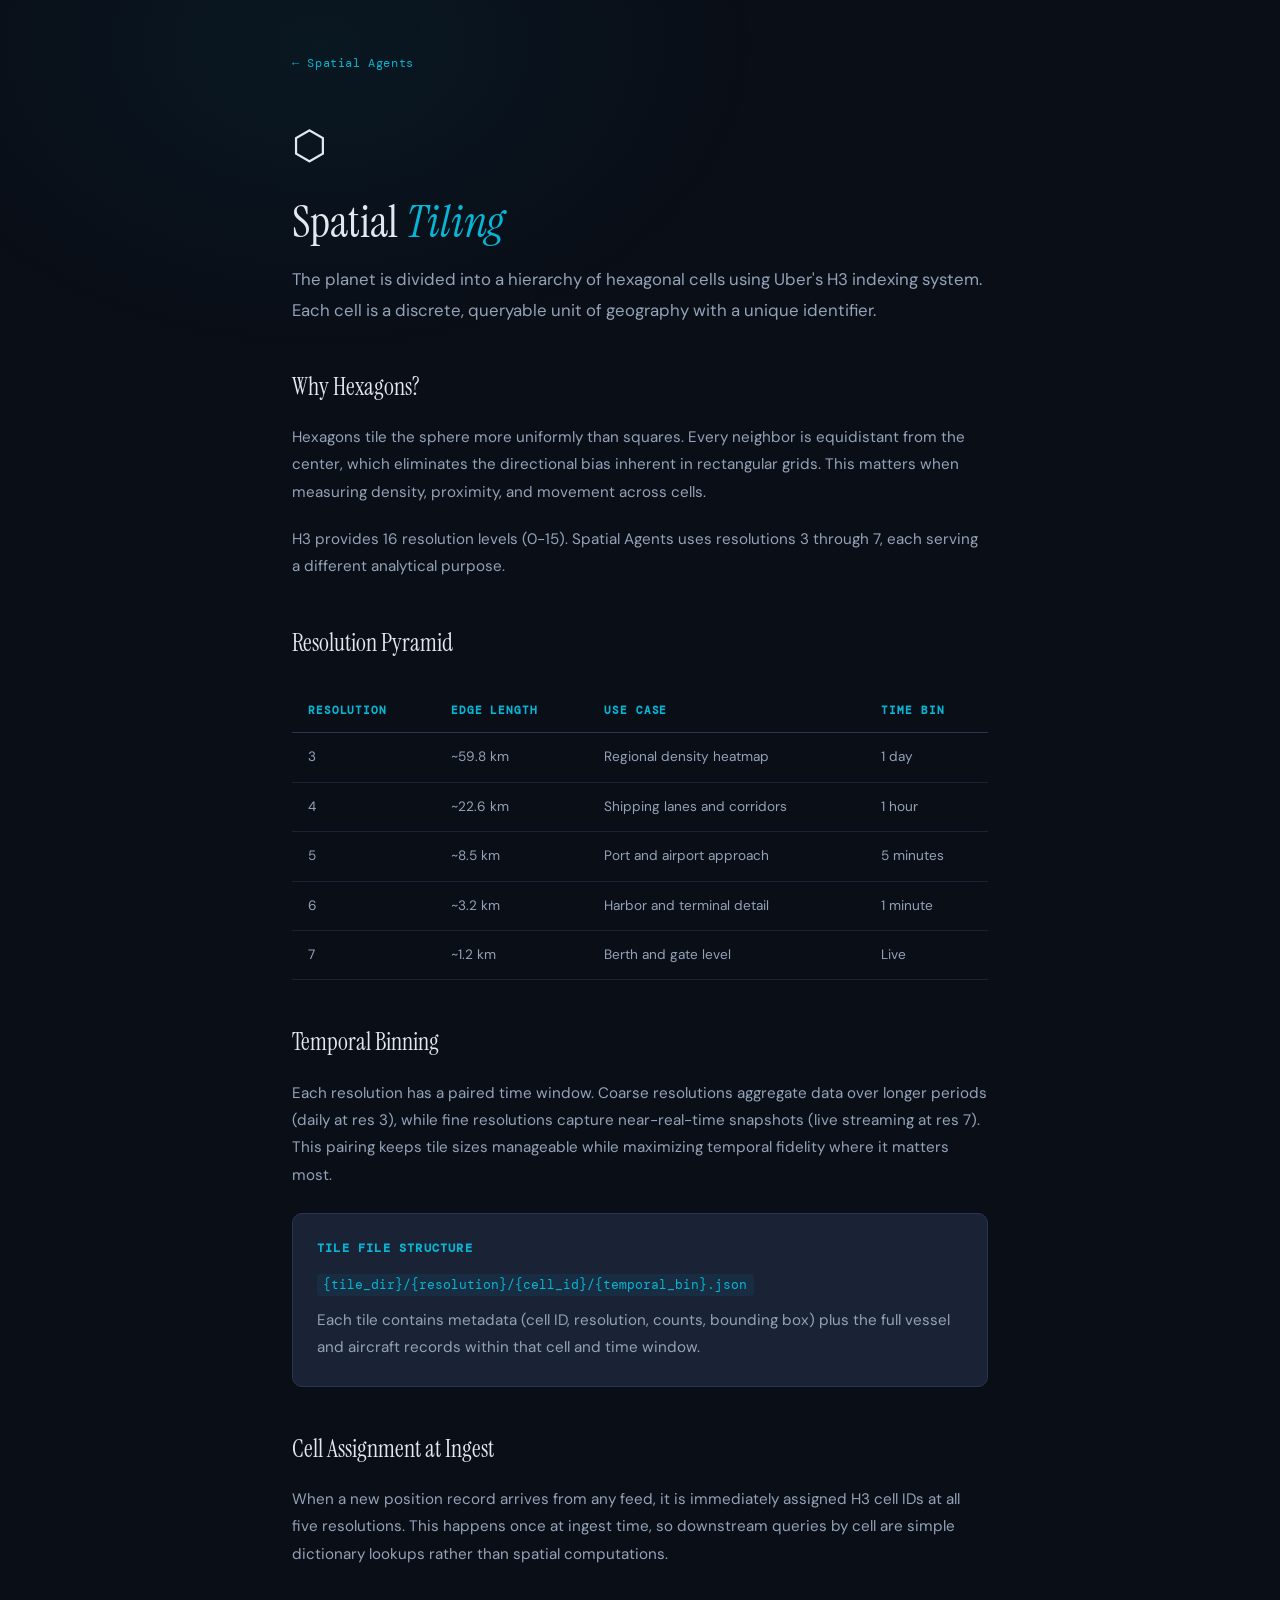
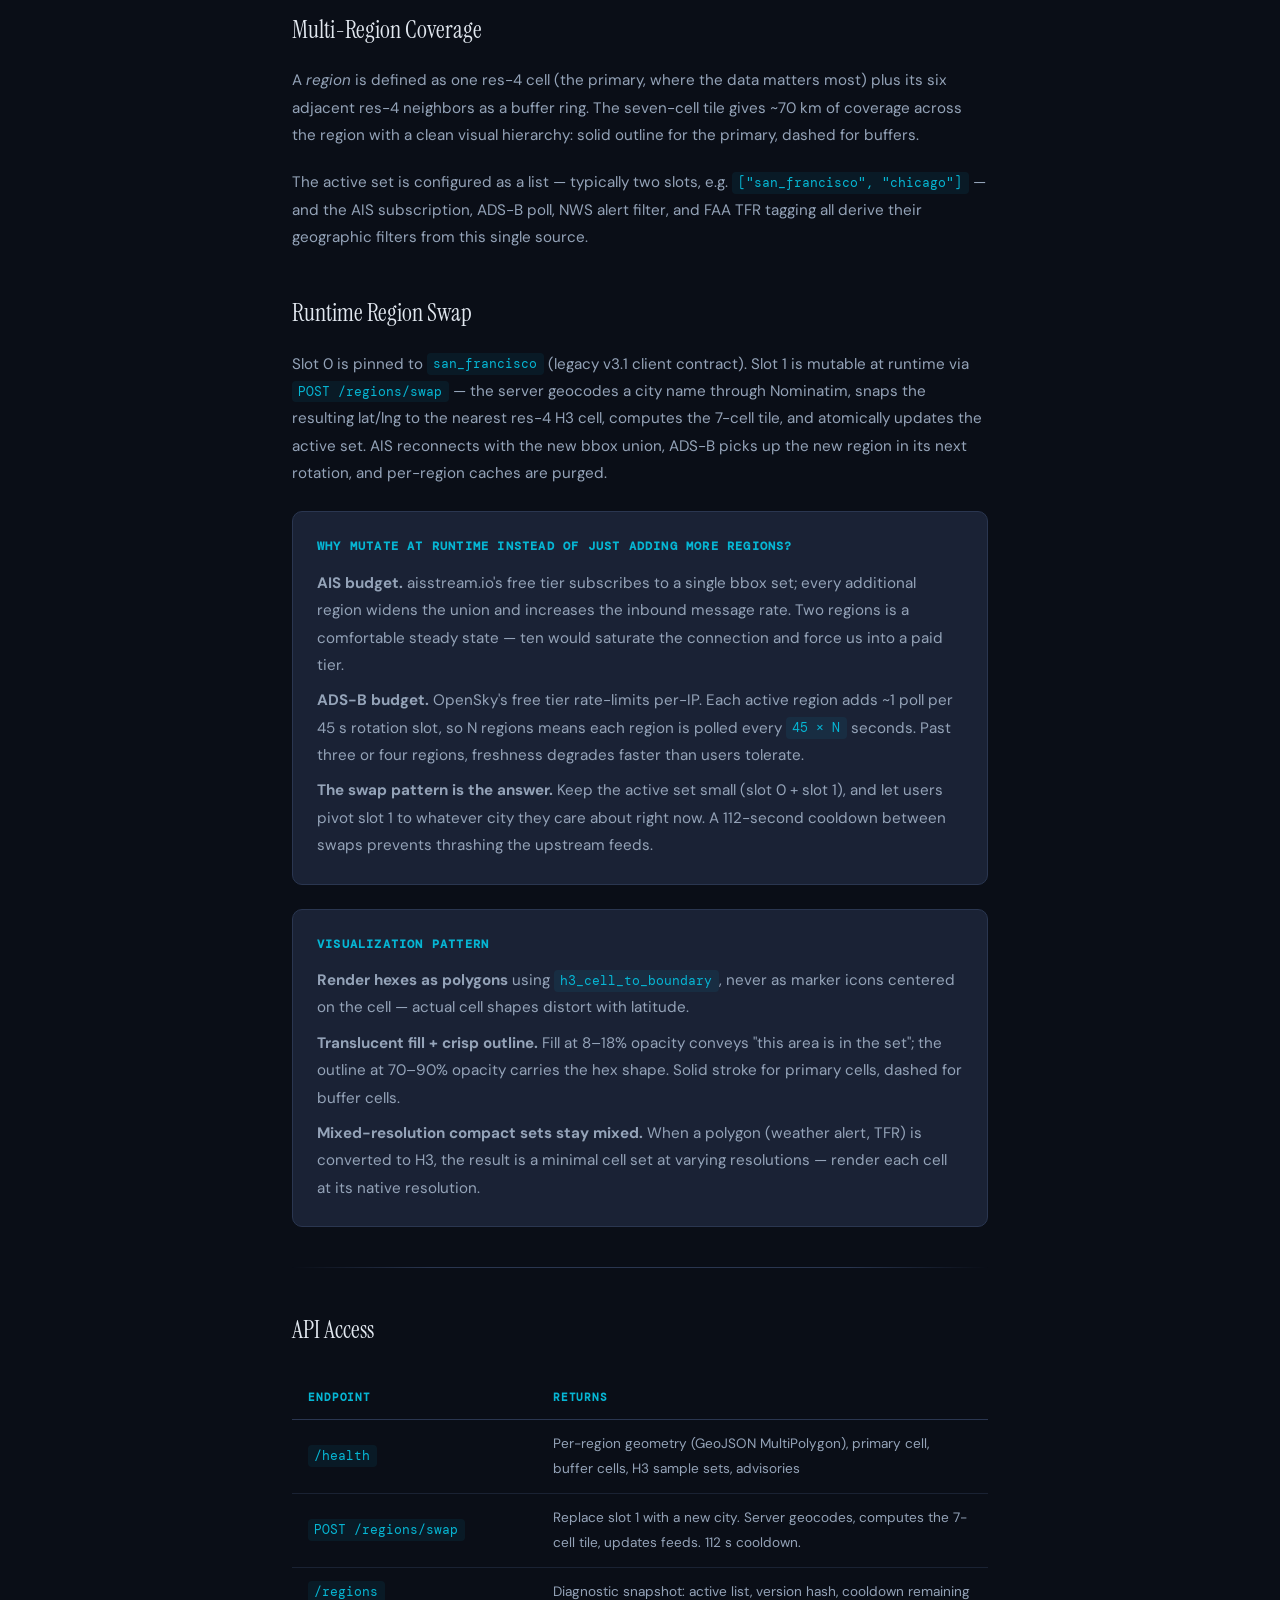
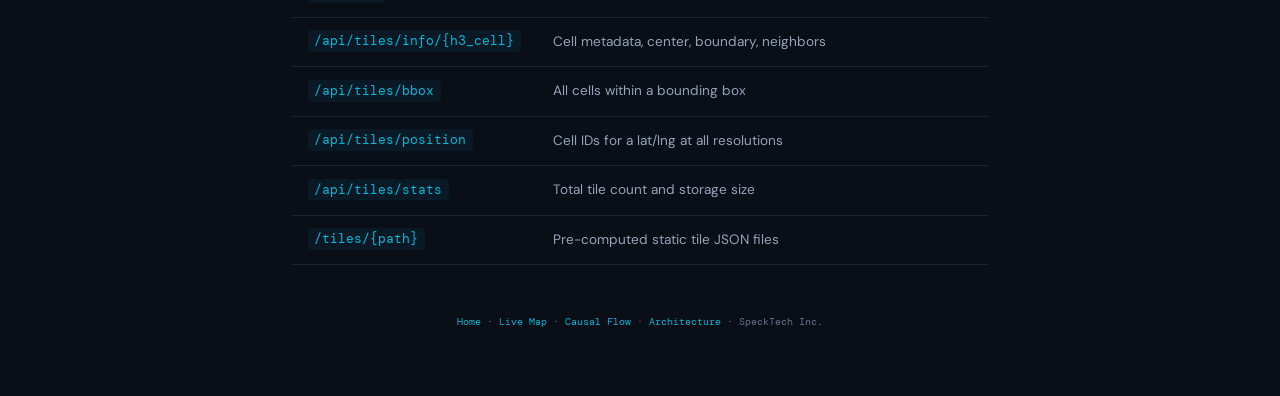
<file: docs/spatial-tiling.html>
<!DOCTYPE html>
<html lang="en">
<head>
<meta charset="UTF-8">
<meta name="viewport" content="width=device-width, initial-scale=1.0">
<title>Spatial Tiling — Spatial Agents</title>
<!--
  Version History:
      0.1.0  2026-03-30  Initial spatial tiling page
      0.2.0  2026-04-25  Multi-region coverage, region tile pattern
                         (1 primary + 6 buffer cells), H3 hex
                         visualization recipe, /health endpoint
                         — Claude 4.7
      0.3.0  2026-04-26  Runtime region swap section — frames slot-1
                         mutation as the lever that keeps AIS bbox
                         and ADS-B poll budgets bounded — Claude 4.7
-->
<link href="https://fonts.googleapis.com/css2?family=DM+Mono:wght@300;400;500&family=Instrument+Serif:ital@0;1&family=DM+Sans:wght@300;400;500;600;700&display=swap" rel="stylesheet">
<style>
  :root {
    --bg-deep: #0a0e17; --bg-panel: #111827; --bg-card: #1a2235;
    --border: #2a3650; --border-accent: #3b82f6;
    --text-primary: #e2e8f0; --text-secondary: #94a3b8; --text-muted: #64748b;
    --accent-blue: #3b82f6; --accent-cyan: #06b6d4; --accent-emerald: #10b981;
    --accent-amber: #f59e0b;
    --font-display: 'Instrument Serif', serif;
    --font-body: 'DM Sans', sans-serif;
    --font-mono: 'DM Mono', monospace;
  }
  * { margin: 0; padding: 0; box-sizing: border-box; }
  body {
    background: var(--bg-deep); color: var(--text-primary);
    font-family: var(--font-body); line-height: 1.8; overflow-x: hidden;
  }
  body::before {
    content: ''; position: fixed; top: -30%; left: -10%;
    width: 70vw; height: 70vh;
    background: radial-gradient(ellipse, rgba(6,182,212,0.06) 0%, transparent 70%);
    pointer-events: none; z-index: 0;
  }
  .page { position: relative; z-index: 1; max-width: 760px; margin: 0 auto; padding: 3rem 2rem 4rem; }
  .back { font-family: var(--font-mono); font-size: 0.75rem; color: var(--accent-cyan); text-decoration: none; letter-spacing: 0.05em; }
  .back:hover { text-decoration: underline; }
  .icon { font-size: 2.5rem; margin: 2rem 0 1rem; }
  h1 { font-family: var(--font-display); font-size: clamp(2rem, 4vw, 2.8rem); font-weight: 400; line-height: 1.15; margin-bottom: 1rem; }
  h1 em { font-style: italic; color: var(--accent-cyan); }
  .lead { font-size: 1.05rem; color: var(--text-secondary); margin-bottom: 2.5rem; }
  h2 { font-family: var(--font-display); font-size: 1.5rem; font-weight: 400; margin: 2.5rem 0 1rem; color: var(--text-primary); }
  p { color: var(--text-secondary); margin-bottom: 1.25rem; font-size: 0.95rem; }
  .info-card {
    background: var(--bg-card); border: 1px solid var(--border); border-radius: 10px;
    padding: 1.5rem; margin: 1.5rem 0;
  }
  .info-card h3 {
    font-family: var(--font-mono); font-size: 0.75rem; text-transform: uppercase;
    letter-spacing: 0.1em; color: var(--accent-cyan); margin-bottom: 0.75rem;
  }
  .info-card p { margin-bottom: 0.5rem; }
  .info-card p:last-child { margin-bottom: 0; }
  table {
    width: 100%; border-collapse: collapse; margin: 1.5rem 0; font-size: 0.85rem;
  }
  th {
    font-family: var(--font-mono); font-size: 0.7rem; text-transform: uppercase;
    letter-spacing: 0.08em; color: var(--accent-cyan); text-align: left;
    padding: 0.75rem 1rem; border-bottom: 1px solid var(--border);
  }
  td {
    padding: 0.75rem 1rem; color: var(--text-secondary);
    border-bottom: 1px solid rgba(42,54,80,0.5);
  }
  code {
    font-family: var(--font-mono); font-size: 0.8rem; color: var(--accent-cyan);
    background: rgba(6,182,212,0.08); padding: 0.15rem 0.4rem; border-radius: 4px;
  }
  .divider { height: 1px; background: linear-gradient(90deg, transparent, var(--border) 20%, var(--border) 80%, transparent); margin: 2.5rem 0; }
  footer { font-family: var(--font-mono); font-size: 0.65rem; color: var(--text-muted); text-align: center; margin-top: 3rem; }
  footer a { color: var(--accent-cyan); text-decoration: none; }
  @media (max-width: 768px) { .page { padding: 2rem 1.25rem 3rem; } }
</style>
</head>
<body>
<div class="page">

<a href="index.html" class="back">&#8592; Spatial Agents</a>
<div class="icon">&#x2B21;</div>
<h1>Spatial <em>Tiling</em></h1>
<p class="lead">
  The planet is divided into a hierarchy of hexagonal cells using Uber's H3
  indexing system. Each cell is a discrete, queryable unit of geography with
  a unique identifier.
</p>

<h2>Why Hexagons?</h2>
<p>
  Hexagons tile the sphere more uniformly than squares. Every neighbor is
  equidistant from the center, which eliminates the directional bias inherent
  in rectangular grids. This matters when measuring density, proximity, and
  movement across cells.
</p>
<p>
  H3 provides 16 resolution levels (0-15). Spatial Agents uses resolutions
  3 through 7, each serving a different analytical purpose.
</p>

<h2>Resolution Pyramid</h2>
<table>
  <tr><th>Resolution</th><th>Edge Length</th><th>Use Case</th><th>Time Bin</th></tr>
  <tr><td>3</td><td>~59.8 km</td><td>Regional density heatmap</td><td>1 day</td></tr>
  <tr><td>4</td><td>~22.6 km</td><td>Shipping lanes and corridors</td><td>1 hour</td></tr>
  <tr><td>5</td><td>~8.5 km</td><td>Port and airport approach</td><td>5 minutes</td></tr>
  <tr><td>6</td><td>~3.2 km</td><td>Harbor and terminal detail</td><td>1 minute</td></tr>
  <tr><td>7</td><td>~1.2 km</td><td>Berth and gate level</td><td>Live</td></tr>
</table>

<h2>Temporal Binning</h2>
<p>
  Each resolution has a paired time window. Coarse resolutions aggregate data
  over longer periods (daily at res 3), while fine resolutions capture
  near-real-time snapshots (live streaming at res 7). This pairing keeps tile
  sizes manageable while maximizing temporal fidelity where it matters most.
</p>
<div class="info-card">
  <h3>Tile File Structure</h3>
  <p><code>{tile_dir}/{resolution}/{cell_id}/{temporal_bin}.json</code></p>
  <p>Each tile contains metadata (cell ID, resolution, counts, bounding box)
     plus the full vessel and aircraft records within that cell and time window.</p>
</div>

<h2>Cell Assignment at Ingest</h2>
<p>
  When a new position record arrives from any feed, it is immediately assigned
  H3 cell IDs at all five resolutions. This happens once at ingest time, so
  downstream queries by cell are simple dictionary lookups rather than spatial
  computations.
</p>

<h2>Multi-Region Coverage</h2>
<p>
  A <em>region</em> is defined as one res-4 cell (the primary, where the data
  matters most) plus its six adjacent res-4 neighbors as a buffer ring. The
  seven-cell tile gives ~70 km of coverage across the region with a clean
  visual hierarchy: solid outline for the primary, dashed for buffers.
</p>
<p>
  The active set is configured as a list — typically two slots, e.g.
  <code>["san_francisco", "chicago"]</code> — and the AIS subscription, ADS-B
  poll, NWS alert filter, and FAA TFR tagging all derive their geographic
  filters from this single source.
</p>

<h2>Runtime Region Swap</h2>
<p>
  Slot 0 is pinned to <code>san_francisco</code> (legacy v3.1 client contract).
  Slot 1 is mutable at runtime via <code>POST /regions/swap</code> — the server
  geocodes a city name through Nominatim, snaps the resulting lat/lng to the
  nearest res-4 H3 cell, computes the 7-cell tile, and atomically updates the
  active set. AIS reconnects with the new bbox union, ADS-B picks up the new
  region in its next rotation, and per-region caches are purged.
</p>
<div class="info-card">
  <h3>Why mutate at runtime instead of just adding more regions?</h3>
  <p><strong>AIS budget.</strong> aisstream.io's free tier subscribes to a
     single bbox set; every additional region widens the union and increases
     the inbound message rate. Two regions is a comfortable steady state —
     ten would saturate the connection and force us into a paid tier.</p>
  <p><strong>ADS-B budget.</strong> OpenSky's free tier rate-limits per-IP.
     Each active region adds ~1 poll per 45 s rotation slot, so N regions
     means each region is polled every <code>45 × N</code> seconds. Past
     three or four regions, freshness degrades faster than users tolerate.</p>
  <p><strong>The swap pattern is the answer.</strong> Keep the active set
     small (slot 0 + slot 1), and let users pivot slot 1 to whatever city
     they care about right now. A 112-second cooldown between swaps prevents
     thrashing the upstream feeds.</p>
</div>

<div class="info-card">
  <h3>Visualization Pattern</h3>
  <p><strong>Render hexes as polygons</strong> using <code>h3_cell_to_boundary</code>,
     never as marker icons centered on the cell — actual cell shapes distort
     with latitude.</p>
  <p><strong>Translucent fill + crisp outline.</strong> Fill at 8–18% opacity
     conveys "this area is in the set"; the outline at 70–90% opacity carries
     the hex shape. Solid stroke for primary cells, dashed for buffer cells.</p>
  <p><strong>Mixed-resolution compact sets stay mixed.</strong> When a polygon
     (weather alert, TFR) is converted to H3, the result is a minimal cell set
     at varying resolutions — render each cell at its native resolution.</p>
</div>

<div class="divider"></div>

<h2>API Access</h2>
<table>
  <tr><th>Endpoint</th><th>Returns</th></tr>
  <tr><td><code>/health</code></td><td>Per-region geometry (GeoJSON MultiPolygon), primary cell, buffer cells, H3 sample sets, advisories</td></tr>
  <tr><td><code>POST /regions/swap</code></td><td>Replace slot 1 with a new city. Server geocodes, computes the 7-cell tile, updates feeds. 112 s cooldown.</td></tr>
  <tr><td><code>/regions</code></td><td>Diagnostic snapshot: active list, version hash, cooldown remaining</td></tr>
  <tr><td><code>/api/tiles/info/{h3_cell}</code></td><td>Cell metadata, center, boundary, neighbors</td></tr>
  <tr><td><code>/api/tiles/bbox</code></td><td>All cells within a bounding box</td></tr>
  <tr><td><code>/api/tiles/position</code></td><td>Cell IDs for a lat/lng at all resolutions</td></tr>
  <tr><td><code>/api/tiles/stats</code></td><td>Total tile count and storage size</td></tr>
  <tr><td><code>/tiles/{path}</code></td><td>Pre-computed static tile JSON files</td></tr>
</table>

<footer>
  <a href="index.html">Home</a> &middot; <a href="map.html">Live Map</a> &middot; <a href="causal-flow.html">Causal Flow</a> &middot; <a href="architecture.html">Architecture</a> &middot; SpeckTech Inc.
</footer>

</div>
</body>
</html>
</file>
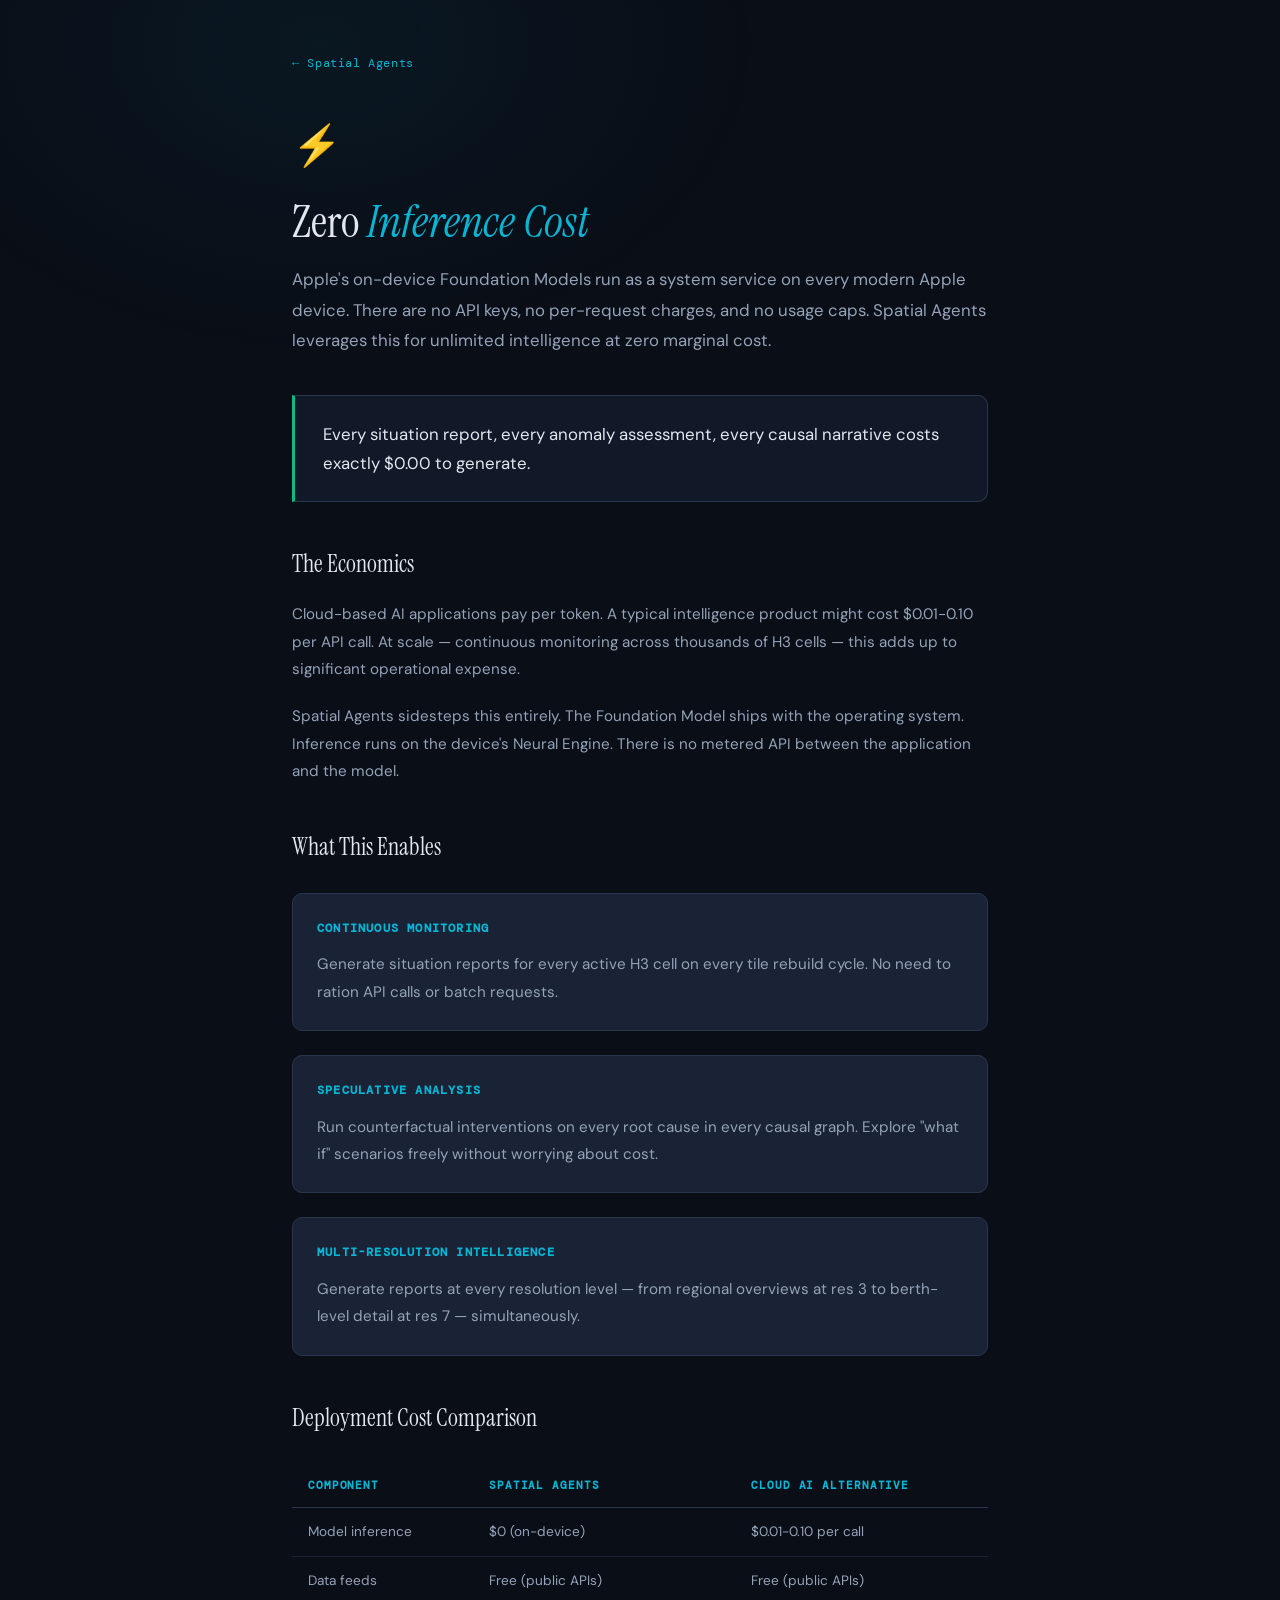
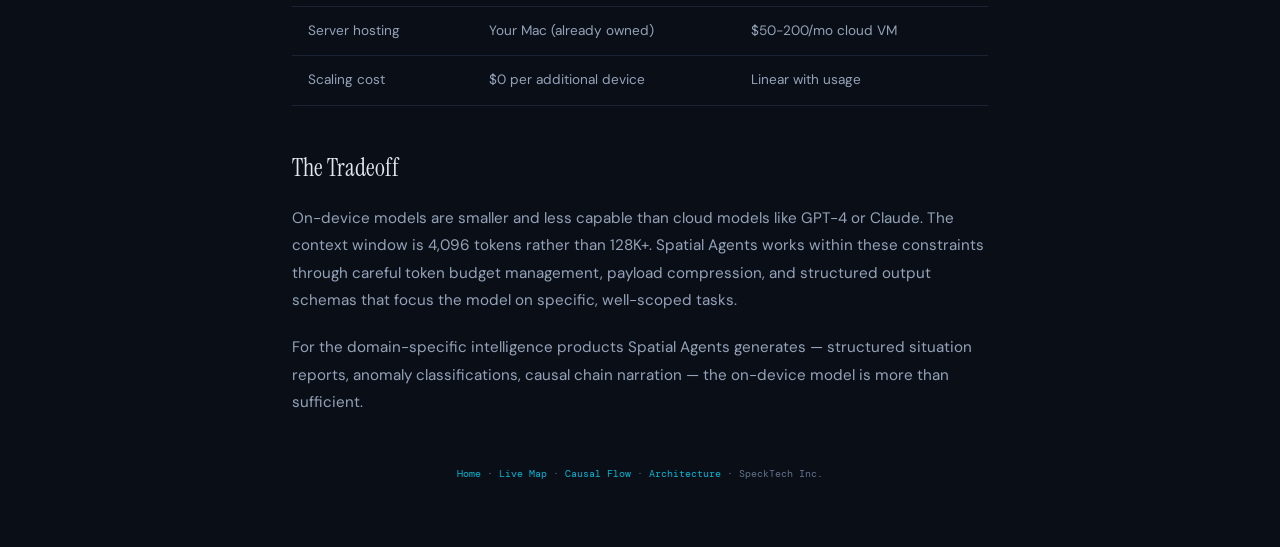
<file: docs/zero-cost.html>
<!DOCTYPE html>
<html lang="en">
<head>
<meta charset="UTF-8">
<meta name="viewport" content="width=device-width, initial-scale=1.0">
<title>Zero Inference Cost — Spatial Agents</title>
<link href="https://fonts.googleapis.com/css2?family=DM+Mono:wght@300;400;500&family=Instrument+Serif:ital@0;1&family=DM+Sans:wght@300;400;500;600;700&display=swap" rel="stylesheet">
<style>
  :root {
    --bg-deep: #0a0e17; --bg-panel: #111827; --bg-card: #1a2235;
    --border: #2a3650; --border-accent: #3b82f6;
    --text-primary: #e2e8f0; --text-secondary: #94a3b8; --text-muted: #64748b;
    --accent-blue: #3b82f6; --accent-cyan: #06b6d4; --accent-emerald: #10b981;
    --accent-amber: #f59e0b;
    --font-display: 'Instrument Serif', serif;
    --font-body: 'DM Sans', sans-serif;
    --font-mono: 'DM Mono', monospace;
  }
  * { margin: 0; padding: 0; box-sizing: border-box; }
  body {
    background: var(--bg-deep); color: var(--text-primary);
    font-family: var(--font-body); line-height: 1.8; overflow-x: hidden;
  }
  body::before {
    content: ''; position: fixed; top: -30%; left: -10%;
    width: 70vw; height: 70vh;
    background: radial-gradient(ellipse, rgba(6,182,212,0.06) 0%, transparent 70%);
    pointer-events: none; z-index: 0;
  }
  .page { position: relative; z-index: 1; max-width: 760px; margin: 0 auto; padding: 3rem 2rem 4rem; }
  .back { font-family: var(--font-mono); font-size: 0.75rem; color: var(--accent-cyan); text-decoration: none; letter-spacing: 0.05em; }
  .back:hover { text-decoration: underline; }
  .icon { font-size: 2.5rem; margin: 2rem 0 1rem; }
  h1 { font-family: var(--font-display); font-size: clamp(2rem, 4vw, 2.8rem); font-weight: 400; line-height: 1.15; margin-bottom: 1rem; }
  h1 em { font-style: italic; color: var(--accent-cyan); }
  .lead { font-size: 1.05rem; color: var(--text-secondary); margin-bottom: 2.5rem; }
  h2 { font-family: var(--font-display); font-size: 1.5rem; font-weight: 400; margin: 2.5rem 0 1rem; color: var(--text-primary); }
  p { color: var(--text-secondary); margin-bottom: 1.25rem; font-size: 0.95rem; }
  .info-card {
    background: var(--bg-card); border: 1px solid var(--border); border-radius: 10px;
    padding: 1.5rem; margin: 1.5rem 0;
  }
  .info-card h3 {
    font-family: var(--font-mono); font-size: 0.75rem; text-transform: uppercase;
    letter-spacing: 0.1em; color: var(--accent-cyan); margin-bottom: 0.75rem;
  }
  .info-card p { margin-bottom: 0.5rem; }
  .info-card p:last-child { margin-bottom: 0; }
  table {
    width: 100%; border-collapse: collapse; margin: 1.5rem 0; font-size: 0.85rem;
  }
  th {
    font-family: var(--font-mono); font-size: 0.7rem; text-transform: uppercase;
    letter-spacing: 0.08em; color: var(--accent-cyan); text-align: left;
    padding: 0.75rem 1rem; border-bottom: 1px solid var(--border);
  }
  td {
    padding: 0.75rem 1rem; color: var(--text-secondary);
    border-bottom: 1px solid rgba(42,54,80,0.5);
  }
  .highlight-block {
    background: var(--bg-panel); border: 1px solid var(--border); border-left: 3px solid var(--accent-emerald);
    border-radius: 0 10px 10px 0; padding: 1.5rem 1.75rem; margin: 1.5rem 0;
    font-size: 1.05rem; color: var(--text-primary); line-height: 1.7;
  }
  .divider { height: 1px; background: linear-gradient(90deg, transparent, var(--border) 20%, var(--border) 80%, transparent); margin: 2.5rem 0; }
  footer { font-family: var(--font-mono); font-size: 0.65rem; color: var(--text-muted); text-align: center; margin-top: 3rem; }
  footer a { color: var(--accent-cyan); text-decoration: none; }
  @media (max-width: 768px) { .page { padding: 2rem 1.25rem 3rem; } }
</style>
</head>
<body>
<div class="page">

<a href="index.html" class="back">&#8592; Spatial Agents</a>
<div class="icon">&#x26A1;</div>
<h1>Zero <em>Inference Cost</em></h1>
<p class="lead">
  Apple's on-device Foundation Models run as a system service on every modern
  Apple device. There are no API keys, no per-request charges, and no usage
  caps. Spatial Agents leverages this for unlimited intelligence at zero
  marginal cost.
</p>

<div class="highlight-block">
  Every situation report, every anomaly assessment, every causal narrative
  costs exactly $0.00 to generate.
</div>

<h2>The Economics</h2>
<p>
  Cloud-based AI applications pay per token. A typical intelligence product
  might cost $0.01-0.10 per API call. At scale — continuous monitoring across
  thousands of H3 cells — this adds up to significant operational expense.
</p>
<p>
  Spatial Agents sidesteps this entirely. The Foundation Model ships with the
  operating system. Inference runs on the device's Neural Engine. There is
  no metered API between the application and the model.
</p>

<h2>What This Enables</h2>
<div class="info-card">
  <h3>Continuous Monitoring</h3>
  <p>Generate situation reports for every active H3 cell on every tile rebuild
     cycle. No need to ration API calls or batch requests.</p>
</div>
<div class="info-card">
  <h3>Speculative Analysis</h3>
  <p>Run counterfactual interventions on every root cause in every causal graph.
     Explore "what if" scenarios freely without worrying about cost.</p>
</div>
<div class="info-card">
  <h3>Multi-Resolution Intelligence</h3>
  <p>Generate reports at every resolution level — from regional overviews at
     res 3 to berth-level detail at res 7 — simultaneously.</p>
</div>

<h2>Deployment Cost Comparison</h2>
<table>
  <tr><th>Component</th><th>Spatial Agents</th><th>Cloud AI Alternative</th></tr>
  <tr><td>Model inference</td><td>$0 (on-device)</td><td>$0.01-0.10 per call</td></tr>
  <tr><td>Data feeds</td><td>Free (public APIs)</td><td>Free (public APIs)</td></tr>
  <tr><td>Server hosting</td><td>Your Mac (already owned)</td><td>$50-200/mo cloud VM</td></tr>
  <tr><td>Scaling cost</td><td>$0 per additional device</td><td>Linear with usage</td></tr>
</table>

<h2>The Tradeoff</h2>
<p>
  On-device models are smaller and less capable than cloud models like GPT-4
  or Claude. The context window is 4,096 tokens rather than 128K+. Spatial
  Agents works within these constraints through careful token budget management,
  payload compression, and structured output schemas that focus the model on
  specific, well-scoped tasks.
</p>
<p>
  For the domain-specific intelligence products Spatial Agents generates —
  structured situation reports, anomaly classifications, causal chain
  narration — the on-device model is more than sufficient.
</p>

<footer>
  <a href="index.html">Home</a> &middot; <a href="map.html">Live Map</a> &middot; <a href="causal-flow.html">Causal Flow</a> &middot; <a href="architecture.html">Architecture</a> &middot; SpeckTech Inc.
</footer>

</div>
</body>
</html>
</file>
